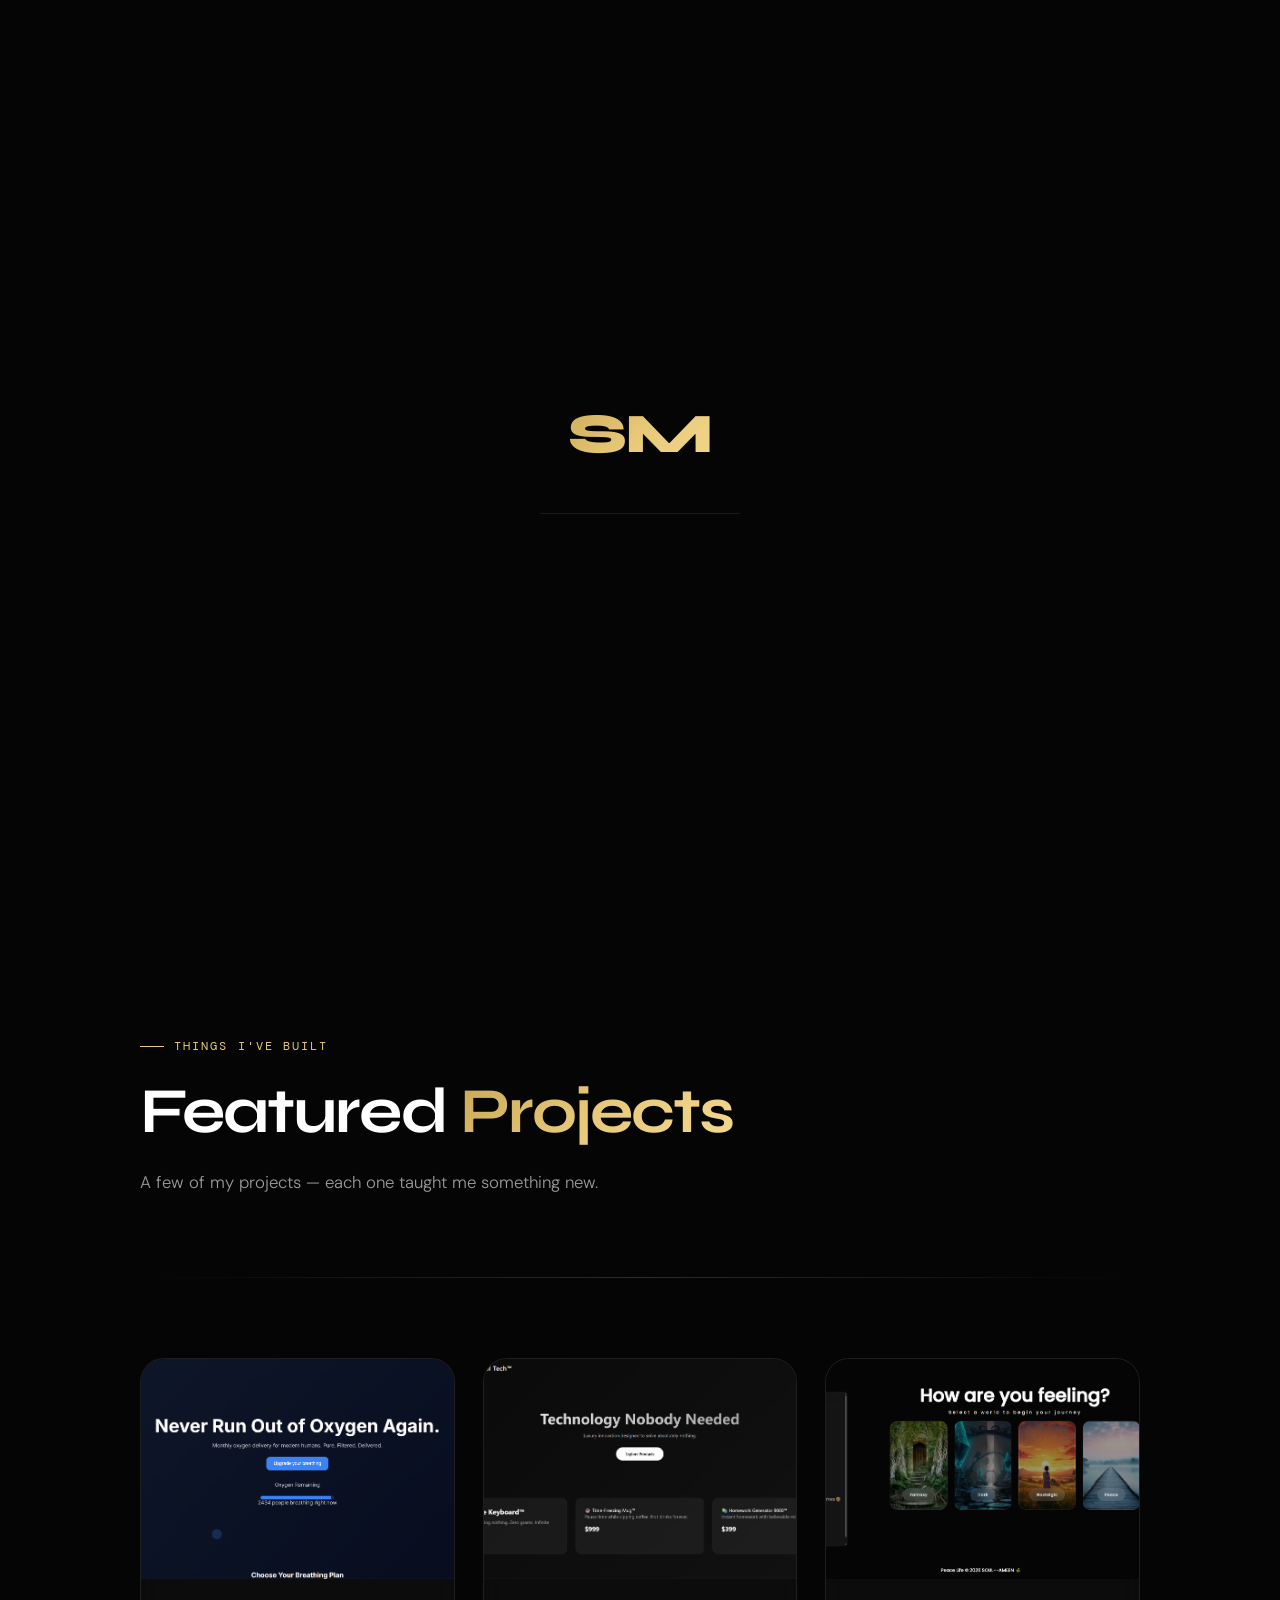
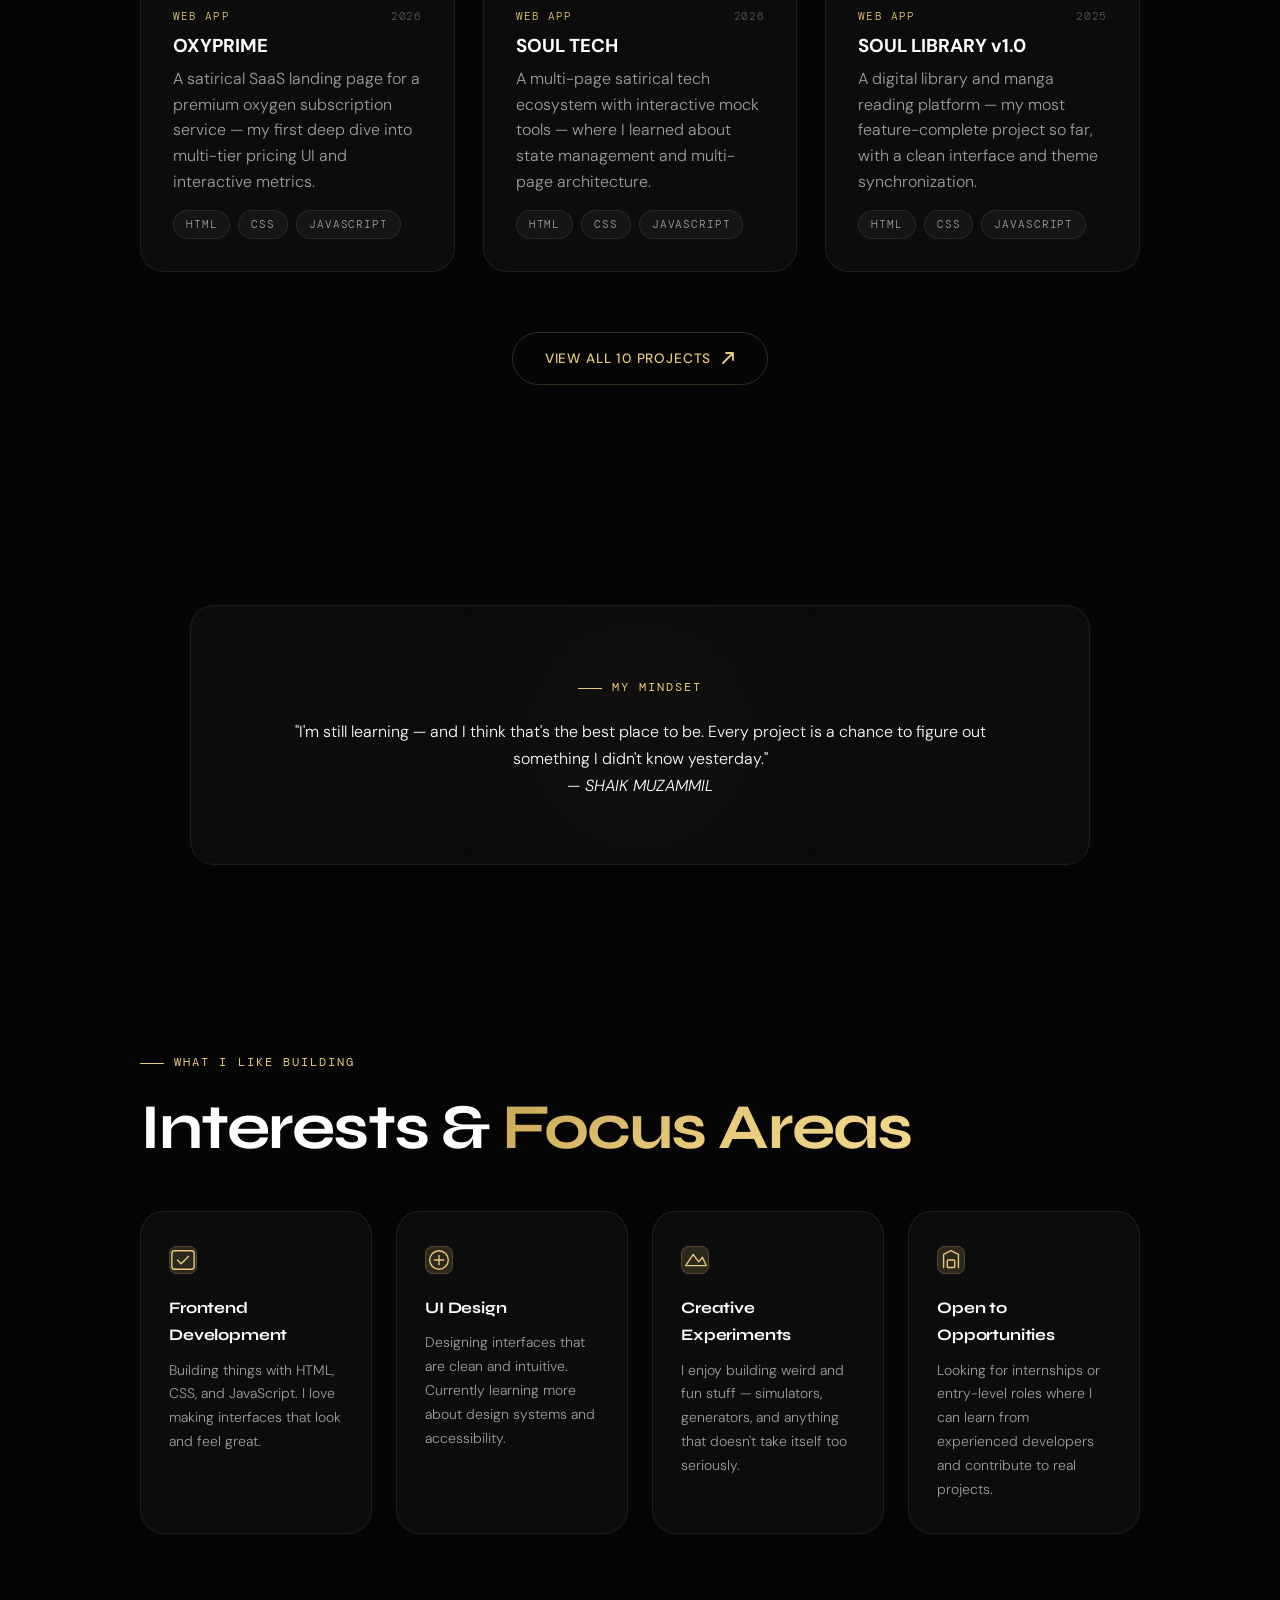
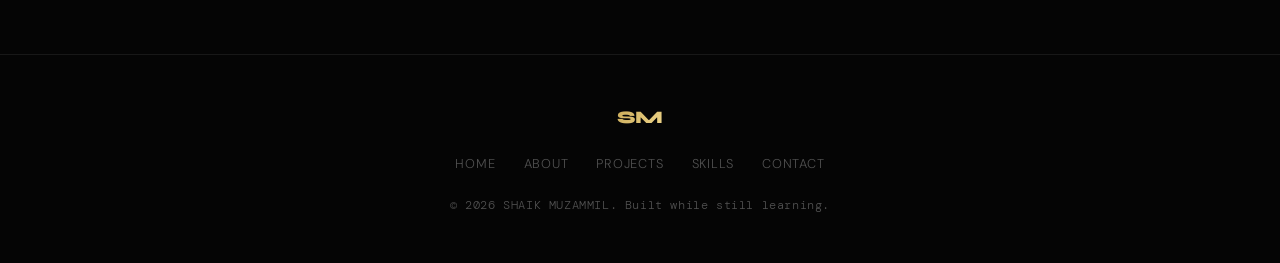
<file: index.html>
<!DOCTYPE html>
<html lang="en">
<head>
  <link rel="icon" type="image/x-icon" href="favicon.png">
  <meta charset="UTF-8" />
  <meta name="viewport" content="width=device-width, initial-scale=1.0" />
  <title>SHAIK MUZAMMIL — Student Developer</title>
  <meta name="description" content="Personal portfolio of SHAIK MUZAMMIL — CS student and frontend developer building cool things on the web." />
  <link rel="stylesheet" href="css/style.css" />
  <link rel="stylesheet" href="css/animations.css" />
  <link rel="stylesheet" href="css/responsive.css" />
</head>
<body>

  <!-- LOADER -->
  <div id="loader">
    <div class="loader-logo">SM</div>
    <div class="loader-bar"></div>
  </div>

  <!-- CUSTOM CURSOR -->
  <div class="cursor"></div>
  <div class="cursor-follower"></div>

  <!-- NAVIGATION -->
  <nav class="nav">
    <a href="index.html" class="nav-logo">SHAIK MUZAMMIL</a>
    <ul class="nav-links">
      <li><a href="index.html" class="active">Home</a></li>
      <li><a href="about.html">About</a></li>
      <li><a href="projects.html">Projects</a></li>
      <li><a href="skills.html">Skills</a></li>
      <li><a href="contact.html">Contact</a></li>
    </ul>
    <a href="contact.html" class="nav-cta">
      <span>Say Hello</span>
      <svg width="12" height="12" viewBox="0 0 12 12" fill="none"><path d="M2 10L10 2M10 2H4M10 2V8" stroke="currentColor" stroke-width="1.5" stroke-linecap="round"/></svg>
    </a>
    <button class="hamburger" aria-label="Menu">
      <span></span><span></span><span></span>
    </button>
  </nav>

  <!-- MOBILE MENU -->
  <div class="mobile-menu">
    <a href="index.html">Home</a>
    <a href="about.html">About</a>
    <a href="projects.html">Projects</a>
    <a href="skills.html">Skills</a>
    <a href="contact.html">Contact</a>
  </div>

  <!-- HERO SECTION -->
  <section class="hero-section">
    <div class="ambient-orb" style="width:600px;height:600px;background:radial-gradient(circle,rgba(232,201,122,0.08),transparent 70%);top:-10%;right:-10%;"></div>
    <div class="ambient-orb" style="width:400px;height:400px;background:radial-gradient(circle,rgba(232,201,122,0.05),transparent 70%);bottom:10%;left:-5%;"></div>

    <div class="container">
      <div class="hero-content">
        <!-- Badge -->
        <div class="hero-badge">
          <span class="badge-dot"></span>
          <span>12th Student &amp; Frontend Dev</span>
        </div>

        <!-- Title -->
        <h1 class="hero-title" style="font-size:clamp(2rem,5vw,3.8rem);letter-spacing:-0.03em;margin-bottom:20px;">
          <span class="text-gold">Hi, I'm Muzammil 👋</span><br/>
          <span style="font-size:0.72em;font-weight:500;opacity:0.75;letter-spacing:0.01em;">I build things for the web</span>
        </h1>

        <!-- Tagline -->
        <p class="hero-tagline">
          A self-taught developer from Guntur, India — learning in public,<br class="br-hide"/>
          building projects, and figuring it all out one commit at a time.
        </p>

        <!-- CTA Buttons -->
        <div class="hero-actions">
          <a href="projects.html" class="btn-primary magnetic">
            <span>See My Projects</span>
            <svg width="14" height="14" viewBox="0 0 14 14" fill="none"><path d="M2 12L12 2M12 2H5M12 2V9" stroke="currentColor" stroke-width="1.8" stroke-linecap="round"/></svg>
          </a>
          <a href="about.html" class="btn-outline magnetic">
            <span>About Me</span>
          </a>
        </div>

        <!-- Stats -->
        <div class="hero-stats">
          <div class="stat-item glass-card">
            <div class="stat-number" data-count="10">
              <span class="stat-value">0</span>
              <span class="stat-suffix">+</span>
            </div>
            <div class="stat-label">Projects Built</div>
          </div>
          <div class="stat-item glass-card">
            <div class="stat-number" data-count="1">
              <span class="stat-value">0</span>
              <span class="stat-suffix">yr</span>
            </div>
            <div class="stat-label">Learning &amp; Building</div>
          </div>
          <div class="stat-item glass-card">
            <div class="stat-number" data-count="5">
              <span class="stat-value">0</span>
              <span class="stat-suffix">+</span>
            </div>
            <div class="stat-label">Technologies Used</div>
          </div>
          <div class="stat-item glass-card">
            <div class="stat-number" data-count="100">
              <span class="stat-value">0</span>
              <span class="stat-suffix">%</span>
            </div>
            <div class="stat-label">Passion &amp; Curiosity</div>
          </div>
        </div>

      </div>

      <!-- Scroll Indicator -->
      <div class="hero-scroll">
        <div class="scroll-line"></div>
        <span>Scroll</span>
      </div>
    </div>
  </section>

  <!-- FEATURED PROJECTS SECTION -->
  <section class="featured-section" style="padding: 120px 0;">
    <div class="container">
      <div class="section-header reveal">
        <div class="section-label">Things I've Built</div>
        <h2 class="section-title">Featured <span class="text-gold">Projects</span></h2>
        <p class="section-subtitle">A few of my projects — each one taught me something new.</p>
      </div>

      <div class="divider"></div>

      <div class="featured-grid">
        <!-- Project 1 -->
        <div class="featured-card glass-card shimmer-card reveal reveal-delay-1">
<div class="project-card-img" style="position:relative;">
  
  <img 
    src="images/oxy.png"
    alt="OXYPRIME Project Preview"
    style="
      width:100%;
      height:220px;
      object-fit:cover;
      border-radius:16px 16px 0 0;
    "
  >

  <div class="project-card-overlay">
              <svg width="60" height="60" viewBox="0 0 60 60" fill="none" opacity="0.3"><rect x="8" y="8" width="44" height="44" rx="8" stroke="#E8C97A" stroke-width="1.5"/><path d="M20 30h20M20 22h12M20 38h16" stroke="#E8C97A" stroke-width="1.5" stroke-linecap="round"/></svg>
            </div>
            <div class="featured-card-overlay">
              <a href="projects.html" class="overlay-link">View Project →</a>
            </div>
          </div>
          <div class="featured-card-body">
            <div class="project-meta">
              <span class="project-category">Web App</span>
              <span class="project-year">2026</span>
            </div>
            <h3 class="project-title">OXYPRIME</h3>
            <p class="project-desc">A satirical SaaS landing page for a premium oxygen subscription service — my first deep dive into multi-tier pricing UI and interactive metrics.</p>
            <div class="tech-tags">
              <span class="tech-tag">HTML</span>
              <span class="tech-tag">CSS</span>
              <span class="tech-tag">JavaScript</span>
            </div>
          </div>
        </div>

        <!-- Project 2 -->
        <div class="featured-card glass-card shimmer-card reveal reveal-delay-2">
<div class="project-card-img" style="position:relative;">
  
  <img 
    src="images/tech.png"
    alt="OXYPRIME Project Preview"
    style="
      width:100%;
      height:220px;
      object-fit:cover;
      border-radius:16px 16px 0 0;
    "
  >

  <div class="project-card-overlay">
              <svg width="60" height="60" viewBox="0 0 60 60" fill="none" opacity="0.3"><circle cx="30" cy="30" r="20" stroke="#E8C97A" stroke-width="1.5"/><path d="M30 10v40M10 30h40" stroke="#E8C97A" stroke-width="1.5"/><circle cx="30" cy="30" r="6" fill="#E8C97A" opacity="0.4"/></svg>
            </div>
            <div class="featured-card-overlay">
              <a href="projects.html" class="overlay-link">View Project →</a>
            </div>
          </div>
          <div class="featured-card-body">
            <div class="project-meta">
              <span class="project-category">Web App</span>
              <span class="project-year">2026</span>
            </div>
            <h3 class="project-title">SOUL TECH</h3>
            <p class="project-desc">A multi-page satirical tech ecosystem with interactive mock tools — where I learned about state management and multi-page architecture.</p>
            <div class="tech-tags">
              <span class="tech-tag">HTML</span>
              <span class="tech-tag">CSS</span>
              <span class="tech-tag">JavaScript</span>
            </div>
          </div>
        </div>

        <!-- Project 3 -->
        <div class="featured-card glass-card shimmer-card reveal reveal-delay-3">
<div class="project-card-img" style="position:relative;">
  
  <img 
    src="images/library v1.png"
    alt="OXYPRIME Project Preview"
    style="
      width:100%;
      height:220px;
      object-fit:cover;
      border-radius:16px 16px 0 0;
    "
  >

  <div class="project-card-overlay">
              <svg width="60" height="60" viewBox="0 0 60 60" fill="none" opacity="0.3"><path d="M10 40L25 20L35 32L42 24L50 40H10Z" stroke="#E8C97A" stroke-width="1.5" stroke-linejoin="round"/><circle cx="42" cy="18" r="5" stroke="#E8C97A" stroke-width="1.5"/></svg>
            </div>
            <div class="featured-card-overlay">
              <a href="projects.html" class="overlay-link">View Project →</a>
            </div>
          </div>
          <div class="featured-card-body">
            <div class="project-meta">
              <span class="project-category">Web App</span>
              <span class="project-year">2025</span>
            </div>
            <h3 class="project-title">SOUL LIBRARY v1.0</h3>
            <p class="project-desc">A digital library and manga reading platform — my most feature-complete project so far, with a clean interface and theme synchronization.</p>
            <div class="tech-tags">
              <span class="tech-tag">HTML</span>
              <span class="tech-tag">CSS</span>
              <span class="tech-tag">JavaScript</span>
            </div>
          </div>
        </div>
      </div>

      <div class="featured-cta reveal" style="text-align:center;margin-top:60px;">
        <a href="projects.html" class="btn-outline">
          <span>View All 10 Projects</span>
          <svg width="14" height="14" viewBox="0 0 14 14" fill="none"><path d="M2 12L12 2M12 2H5M12 2V9" stroke="currentColor" stroke-width="1.8" stroke-linecap="round"/></svg>
        </a>
      </div>
    </div>
  </section>

  <!-- ABOUT STRIP -->
  <section class="philosophy-section" style="padding:100px 0;">
    <div class="container">
      <div class="philosophy-inner glass-card reveal" style="padding:64px;text-align:center;max-width:900px;margin:0 auto;position:relative;overflow:hidden;">
        <div class="ambient-orb" style="width:300px;height:300px;background:radial-gradient(circle,rgba(232,201,122,0.06),transparent 70%);top:50%;left:50%;transform:translate(-50%,-50%);pointer-events:none;"></div>
        <div class="section-label" style="justify-content:center;">My Mindset</div>
        <blockquote class="philosophy-quote">
          "I'm still learning — and I think that's the best place to be. Every project is a chance to figure out something I didn't know yesterday."
        </blockquote>
        <cite class="philosophy-author">— SHAIK MUZAMMIL</cite>
      </div>
    </div>
  </section>

  <!-- WHAT I'M INTO -->
  <section class="services-section" style="padding:80px 0 120px;">
    <div class="container">
      <div class="section-header reveal" style="margin-bottom:48px;">
        <div class="section-label">What I Like Building</div>
        <h2 class="section-title">Interests &amp; <span class="text-gold">Focus Areas</span></h2>
      </div>
      <div class="services-grid">
        <div class="service-card glass-card shimmer-card reveal reveal-delay-1">
          <div class="service-icon">
            <svg width="28" height="28" viewBox="0 0 28 28" fill="none"><rect x="2" y="4" width="24" height="20" rx="3" stroke="currentColor" stroke-width="1.5"/><path d="M8 14l4 4 8-8" stroke="currentColor" stroke-width="1.5" stroke-linecap="round" stroke-linejoin="round"/></svg>
          </div>
          <h3 class="service-title">Frontend Development</h3>
          <p class="service-desc">Building things with HTML, CSS, and JavaScript. I love making interfaces that look and feel great.</p>
        </div>
        <div class="service-card glass-card shimmer-card reveal reveal-delay-2">
          <div class="service-icon">
            <svg width="28" height="28" viewBox="0 0 28 28" fill="none"><circle cx="14" cy="14" r="10" stroke="currentColor" stroke-width="1.5"/><path d="M9 14h10M14 9v10" stroke="currentColor" stroke-width="1.5" stroke-linecap="round"/></svg>
          </div>
          <h3 class="service-title">UI Design</h3>
          <p class="service-desc">Designing interfaces that are clean and intuitive. Currently learning more about design systems and accessibility.</p>
        </div>
        <div class="service-card glass-card shimmer-card reveal reveal-delay-3">
          <div class="service-icon">
            <svg width="28" height="28" viewBox="0 0 28 28" fill="none"><path d="M4 20L12 8l6 8 4-5 4 9H4Z" stroke="currentColor" stroke-width="1.5" stroke-linejoin="round"/></svg>
          </div>
          <h3 class="service-title">Creative Experiments</h3>
          <p class="service-desc">I enjoy building weird and fun stuff — simulators, generators, and anything that doesn't take itself too seriously.</p>
        </div>
        <div class="service-card glass-card shimmer-card reveal reveal-delay-4">
          <div class="service-icon">
            <svg width="28" height="28" viewBox="0 0 28 28" fill="none"><path d="M6 22V8l8-4 8 4v14" stroke="currentColor" stroke-width="1.5" stroke-linecap="round" stroke-linejoin="round"/><rect x="10" y="14" width="8" height="8" rx="1" stroke="currentColor" stroke-width="1.5"/></svg>
          </div>
          <h3 class="service-title">Open to Opportunities</h3>
          <p class="service-desc">Looking for internships or entry-level roles where I can learn from experienced developers and contribute to real projects.</p>
        </div>
      </div>
    </div>
  </section>

  <!-- FOOTER -->
  <footer>
    <div class="container">
      <div class="footer-inner">
        <div class="footer-logo">SM</div>
        <nav class="footer-links">
          <a href="index.html">Home</a>
          <a href="about.html">About</a>
          <a href="projects.html">Projects</a>
          <a href="skills.html">Skills</a>
          <a href="contact.html">Contact</a>
        </nav>
        <p class="footer-copy">© 2026 SHAIK MUZAMMIL. Built while still learning.</p>
      </div>
    </div>
  </footer>

  <!-- BACK TO TOP -->
  <button class="back-to-top" aria-label="Back to top">↑</button>

  <!-- PAGE TRANSITION OVERLAY -->
  <div class="page-transition-overlay"></div>

  <script src="js/main.js"></script>
  <script src="js/navigation.js"></script>
  <script src="js/animations.js"></script>
</body>
</html>
</file>
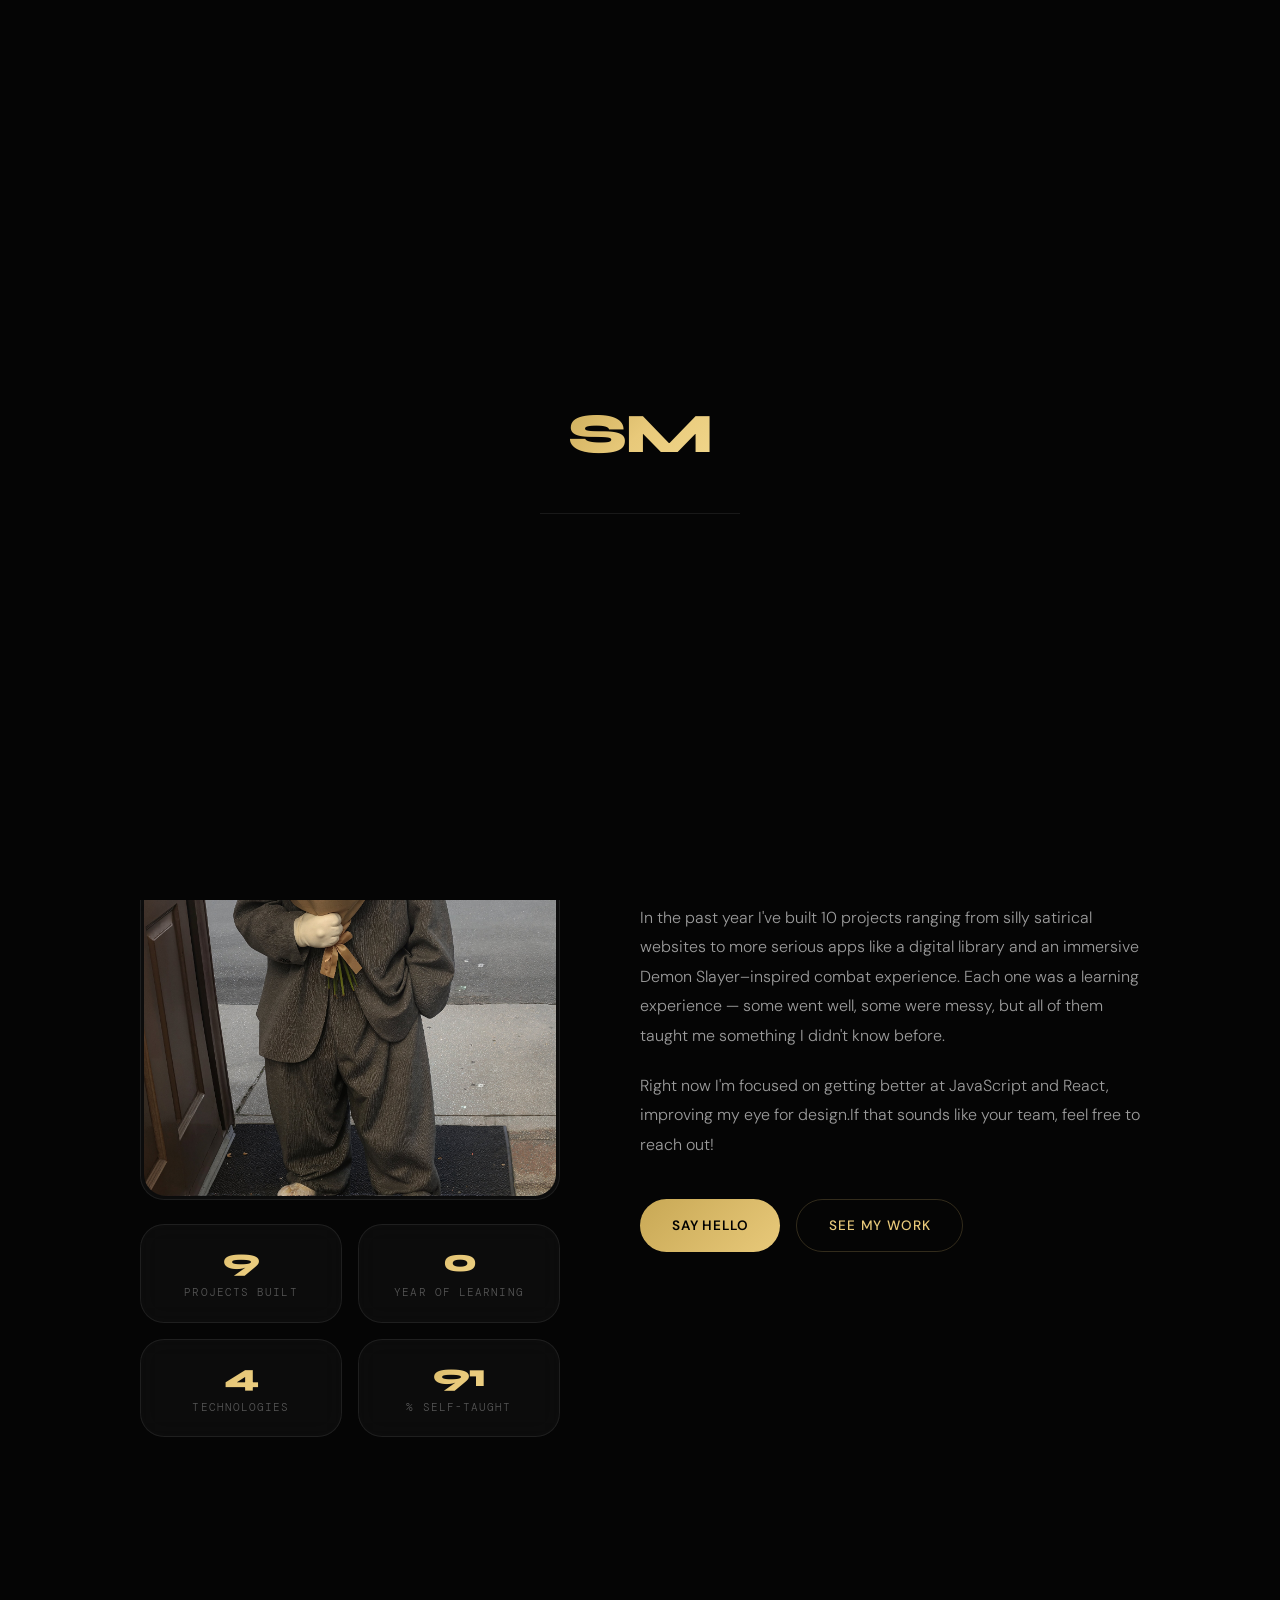
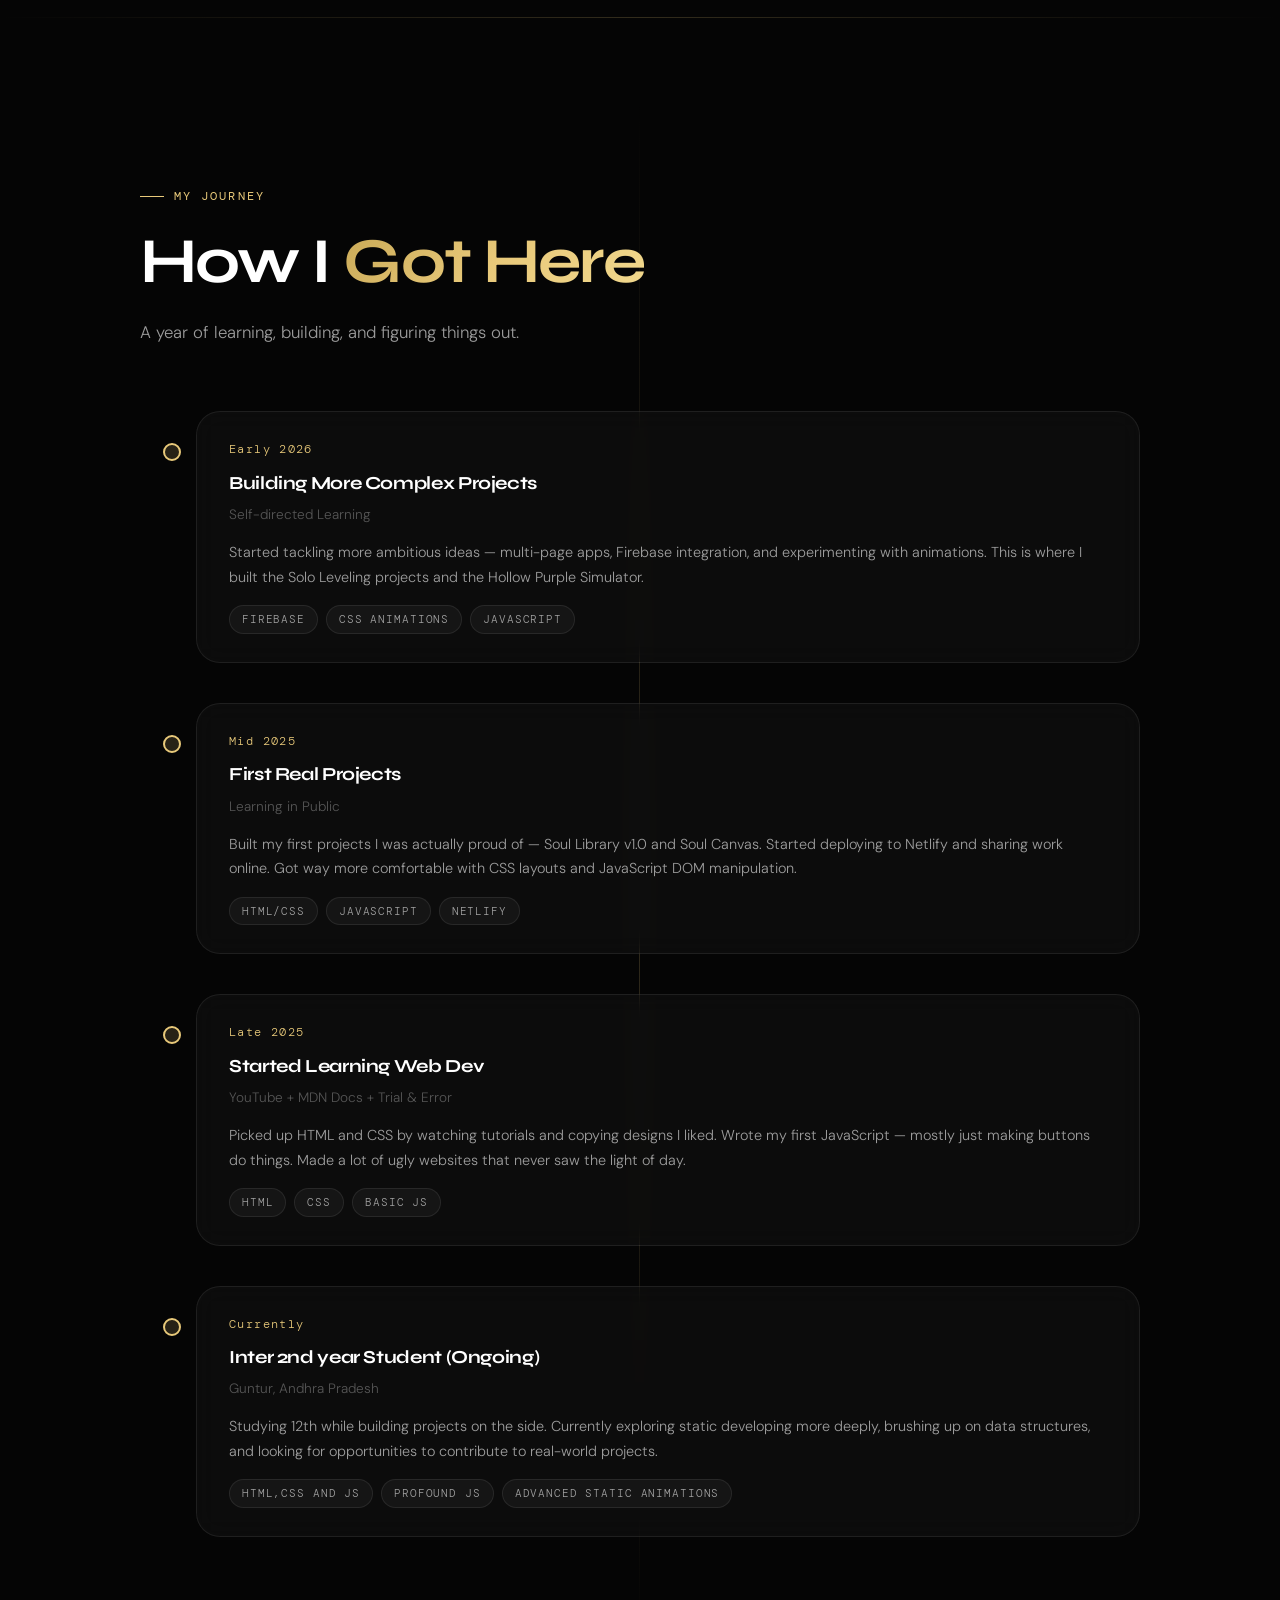
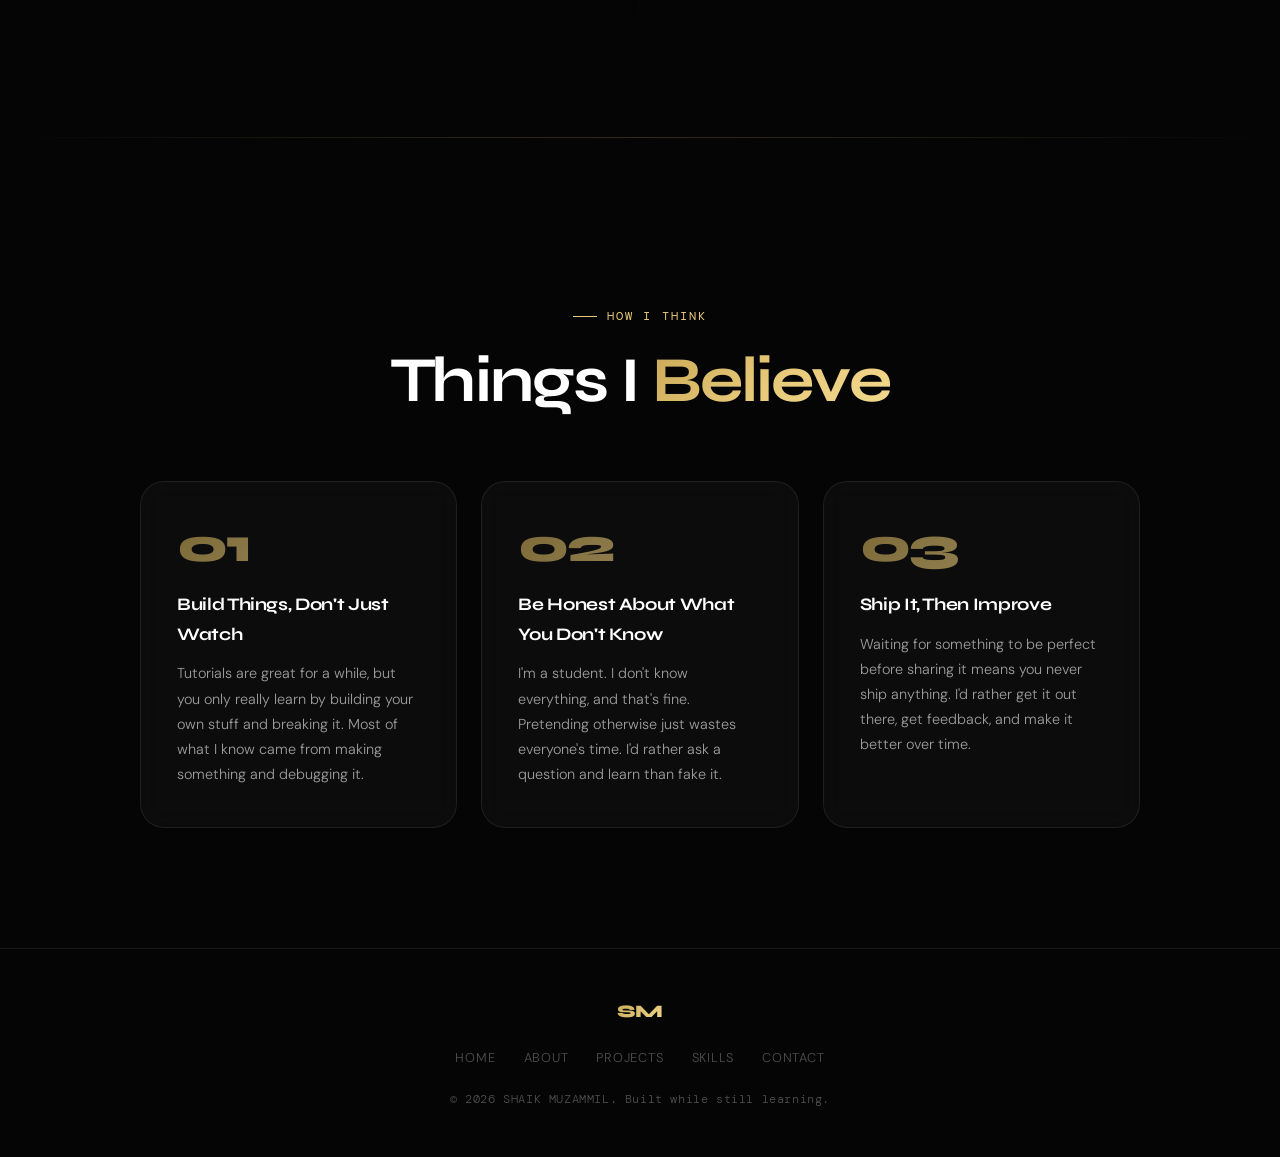
<file: about.html>
<!DOCTYPE html>
<html lang="en">
<head>
  <link rel="icon" type="image/x-icon" href="favicon.png">
  <meta charset="UTF-8" />
  <meta name="viewport" content="width=device-width, initial-scale=1.0" />
  <title>About — SHAIK MUZAMMIL</title>
  <meta name="description" content="A bit about me — SHAIK MUZAMMIL, CS student and frontend developer from Guntur, India." />
  <link rel="stylesheet" href="css/style.css" />
  <link rel="stylesheet" href="css/animations.css" />
  <link rel="stylesheet" href="css/responsive.css" />
</head>
<body>

  <!-- LOADER -->
  <div id="loader">
    <div class="loader-logo">SM</div>
    <div class="loader-bar"></div>
  </div>

  <!-- CUSTOM CURSOR -->
  <div class="cursor"></div>
  <div class="cursor-follower"></div>

  <!-- NAVIGATION -->
  <nav class="nav">
    <a href="index.html" class="nav-logo">SHAIK MUZAMMIL</a>
    <ul class="nav-links">
      <li><a href="index.html">Home</a></li>
      <li><a href="about.html" class="active">About</a></li>
      <li><a href="projects.html">Projects</a></li>
      <li><a href="skills.html">Skills</a></li>
      <li><a href="contact.html">Contact</a></li>
    </ul>
    <a href="contact.html" class="nav-cta">
      <span>Say Hello</span>
      <svg width="12" height="12" viewBox="0 0 12 12" fill="none"><path d="M2 10L10 2M10 2H4M10 2V8" stroke="currentColor" stroke-width="1.5" stroke-linecap="round"/></svg>
    </a>
    <button class="hamburger" aria-label="Menu">
      <span></span><span></span><span></span>
    </button>
  </nav>

  <!-- MOBILE MENU -->
  <div class="mobile-menu">
    <a href="index.html">Home</a>
    <a href="about.html">About</a>
    <a href="projects.html">Projects</a>
    <a href="skills.html">Skills</a>
    <a href="contact.html">Contact</a>
  </div>

  <!-- PAGE HERO -->
  <section class="page-hero" style="position:relative;overflow:hidden;">
    <div class="ambient-orb" style="width:500px;height:500px;background:radial-gradient(circle,rgba(232,201,122,0.07),transparent 70%);top:-20%;right:-10%;"></div>
    <div class="container">
      <div class="section-label" style="justify-content:center;">A bit about me</div>
      <h1 class="section-title" style="font-size:clamp(3rem,7vw,5.5rem);text-align:center;">Just a student<br/>who loves <span class="text-gold">building</span></h1>
      <p class="section-subtitle" style="margin:0 auto;text-align:center;">Self-taught developer from Guntur, Andhra Pradesh, India.</p>
    </div>
  </section>

  <div class="divider" style="margin:0;"></div>

  <!-- ABOUT GRID -->
  <section class="about-section" style="padding:100px 0;">
    <div class="container">
      <div class="about-grid">
        <!-- Visual / Avatar -->
        <div class="about-visual reveal">
          <div class="avatar-frame glass-card shimmer-card" style="padding:3px;border-radius:24px;max-width:420px;">
            <div style="border-radius:22px;aspect-ratio:3/4;overflow:hidden;">
              <img src="images/me.jpg" alt="Shaik Muzammil" style="width:100%;height:100%;object-fit:cover;display:block;" />
            </div>
          </div>
          <!-- About stats -->
          <div class="about-stats">
            <div class="about-stat-card glass-card">
              <div class="about-stat-num text-gold" data-count="10">0</div>
              <div class="about-stat-label">Projects Built</div>
            </div>
            <div class="about-stat-card glass-card">
              <div class="about-stat-num text-gold" data-count="1">0</div>
              <div class="about-stat-label">Year of Learning</div>
            </div>
            <div class="about-stat-card glass-card">
              <div class="about-stat-num text-gold" data-count="5">0</div>
              <div class="about-stat-label">Technologies</div>
            </div>
            <div class="about-stat-card glass-card">
              <div class="about-stat-num text-gold" data-count="100">0</div>
              <div class="about-stat-label">% Self-Taught</div>
            </div>
          </div>
        </div>

        <!-- Bio Text -->
        <div class="about-text reveal reveal-delay-2">
          <div class="section-label">Who I am</div>
          <h2 class="section-title" style="font-size:clamp(2rem,4vw,3rem);">Learning by <span class="text-gold">doing</span>.</h2>
          <div class="bio-paragraphs">
            <p>Hey! I'm Shaik Muzammil — a student developer from Guntur, India who got into coding about a year ago and hasn't looked back since. I mostly self-taught myself through YouTube, documentation, and just breaking things and figuring out how to fix them.</p>
            <p>In the past year I've built 10 projects ranging from silly satirical websites to more serious apps like a digital library and an immersive Demon Slayer–inspired combat experience. Each one was a learning experience — some went well, some were messy, but all of them taught me something I didn't know before.</p>
            <p>Right now I'm focused on getting better at JavaScript and React, improving my eye for design.If that sounds like your team, feel free to reach out!</p>
          </div>
          <div style="display:flex;gap:16px;margin-top:40px;flex-wrap:wrap;">
            <a href="contact.html" class="btn-primary magnetic">
              <span>Say Hello</span>
            </a>
            <a href="projects.html" class="btn-outline magnetic">
              <span>See My Work</span>
            </a>
          </div>
        </div>
      </div>
    </div>
  </section>

  <div class="divider"></div>

  <!-- JOURNEY SECTION -->
  <section class="timeline-section" style="padding:80px 0 120px;">
    <div class="container">
      <div class="section-header reveal" style="margin-bottom:64px;">
        <div class="section-label">My Journey</div>
        <h2 class="section-title">How I <span class="text-gold">Got Here</span></h2>
        <p class="section-subtitle">A year of learning, building, and figuring things out.</p>
      </div>

      <div class="timeline-line"></div>
      <div class="timeline-list">
        <div class="timeline-item">
          <div class="timeline-dot"></div>
          <div class="timeline-content glass-card shimmer-card">
            <div class="timeline-year">Early 2026</div>
            <h3 class="timeline-role">Building More Complex Projects</h3>
            <div class="timeline-company">Self-directed Learning</div>
            <p class="timeline-desc">Started tackling more ambitious ideas — multi-page apps, Firebase integration, and experimenting with animations. This is where I built the Solo Leveling projects and the Hollow Purple Simulator.</p>
            <div class="tech-tags">
              <span class="tech-tag">Firebase</span>
              <span class="tech-tag">CSS Animations</span>
              <span class="tech-tag">JavaScript</span>
            </div>
          </div>
        </div>

        <div class="timeline-item">
          <div class="timeline-dot"></div>
          <div class="timeline-content glass-card shimmer-card">
            <div class="timeline-year">Mid 2025</div>
            <h3 class="timeline-role">First Real Projects</h3>
            <div class="timeline-company">Learning in Public</div>
            <p class="timeline-desc">Built my first projects I was actually proud of — Soul Library v1.0 and Soul Canvas. Started deploying to Netlify and sharing work online. Got way more comfortable with CSS layouts and JavaScript DOM manipulation.</p>
            <div class="tech-tags">
              <span class="tech-tag">HTML/CSS</span>
              <span class="tech-tag">JavaScript</span>
              <span class="tech-tag">Netlify</span>
            </div>
          </div>
        </div>

        <div class="timeline-item">
          <div class="timeline-dot"></div>
          <div class="timeline-content glass-card shimmer-card">
            <div class="timeline-year">Late 2025</div>
            <h3 class="timeline-role">Started Learning Web Dev</h3>
            <div class="timeline-company">YouTube + MDN Docs + Trial &amp; Error</div>
            <p class="timeline-desc">Picked up HTML and CSS by watching tutorials and copying designs I liked. Wrote my first JavaScript — mostly just making buttons do things. Made a lot of ugly websites that never saw the light of day.</p>
            <div class="tech-tags">
              <span class="tech-tag">HTML</span>
              <span class="tech-tag">CSS</span>
              <span class="tech-tag">Basic JS</span>
            </div>
          </div>
        </div>

        <div class="timeline-item">
          <div class="timeline-dot"></div>
          <div class="timeline-content glass-card shimmer-card">
            <div class="timeline-year">Currently</div>
            <h3 class="timeline-role">Inter 2nd year Student (Ongoing)</h3>
            <div class="timeline-company">Guntur, Andhra Pradesh</div>
            <p class="timeline-desc">Studying 12th while building projects on the side. Currently exploring static developing more deeply, brushing up on data structures, and looking for opportunities to contribute to real-world projects.</p>
            <div class="tech-tags">
              <span class="tech-tag">HTML,CSS and JS</span>
              <span class="tech-tag">Profound JS</span>
              <span class="tech-tag">Advanced Static animations</span>
            </div>
          </div>
        </div>
      </div>
    </div>
  </section>

  <div class="divider"></div>

  <!-- VALUES SECTION -->
  <section class="about-philosophy" style="padding:80px 0 120px;">
    <div class="container">
      <div class="section-header reveal" style="text-align:center;margin-bottom:64px;">
        <div class="section-label" style="justify-content:center;">How I Think</div>
        <h2 class="section-title">Things I <span class="text-gold">Believe</span></h2>
      </div>
      <div class="values-grid">
        <div class="value-card glass-card shimmer-card reveal reveal-delay-1">
          <div class="value-number text-gold">01</div>
          <h3 class="value-title">Build Things, Don't Just Watch</h3>
          <p class="value-desc">Tutorials are great for a while, but you only really learn by building your own stuff and breaking it. Most of what I know came from making something and debugging it.</p>
        </div>
        <div class="value-card glass-card shimmer-card reveal reveal-delay-2">
          <div class="value-number text-gold">02</div>
          <h3 class="value-title">Be Honest About What You Don't Know</h3>
          <p class="value-desc">I'm a student. I don't know everything, and that's fine. Pretending otherwise just wastes everyone's time. I'd rather ask a question and learn than fake it.</p>
        </div>
        <div class="value-card glass-card shimmer-card reveal reveal-delay-3">
          <div class="value-number text-gold">03</div>
          <h3 class="value-title">Ship It, Then Improve</h3>
          <p class="value-desc">Waiting for something to be perfect before sharing it means you never ship anything. I'd rather get it out there, get feedback, and make it better over time.</p>
        </div>
      </div>
    </div>
  </section>

  <!-- FOOTER -->
  <footer>
    <div class="container">
      <div class="footer-inner">
        <div class="footer-logo">SM</div>
        <nav class="footer-links">
          <a href="index.html">Home</a>
          <a href="about.html">About</a>
          <a href="projects.html">Projects</a>
          <a href="skills.html">Skills</a>
          <a href="contact.html">Contact</a>
        </nav>
        <p class="footer-copy">© 2026 SHAIK MUZAMMIL. Built while still learning.</p>
      </div>
    </div>
  </footer>

  <!-- BACK TO TOP -->
  <button class="back-to-top" aria-label="Back to top">↑</button>
  <div class="page-transition-overlay"></div>

  <script src="js/main.js"></script>
  <script src="js/navigation.js"></script>
  <script src="js/animations.js"></script>
</body>
</html>
</file>
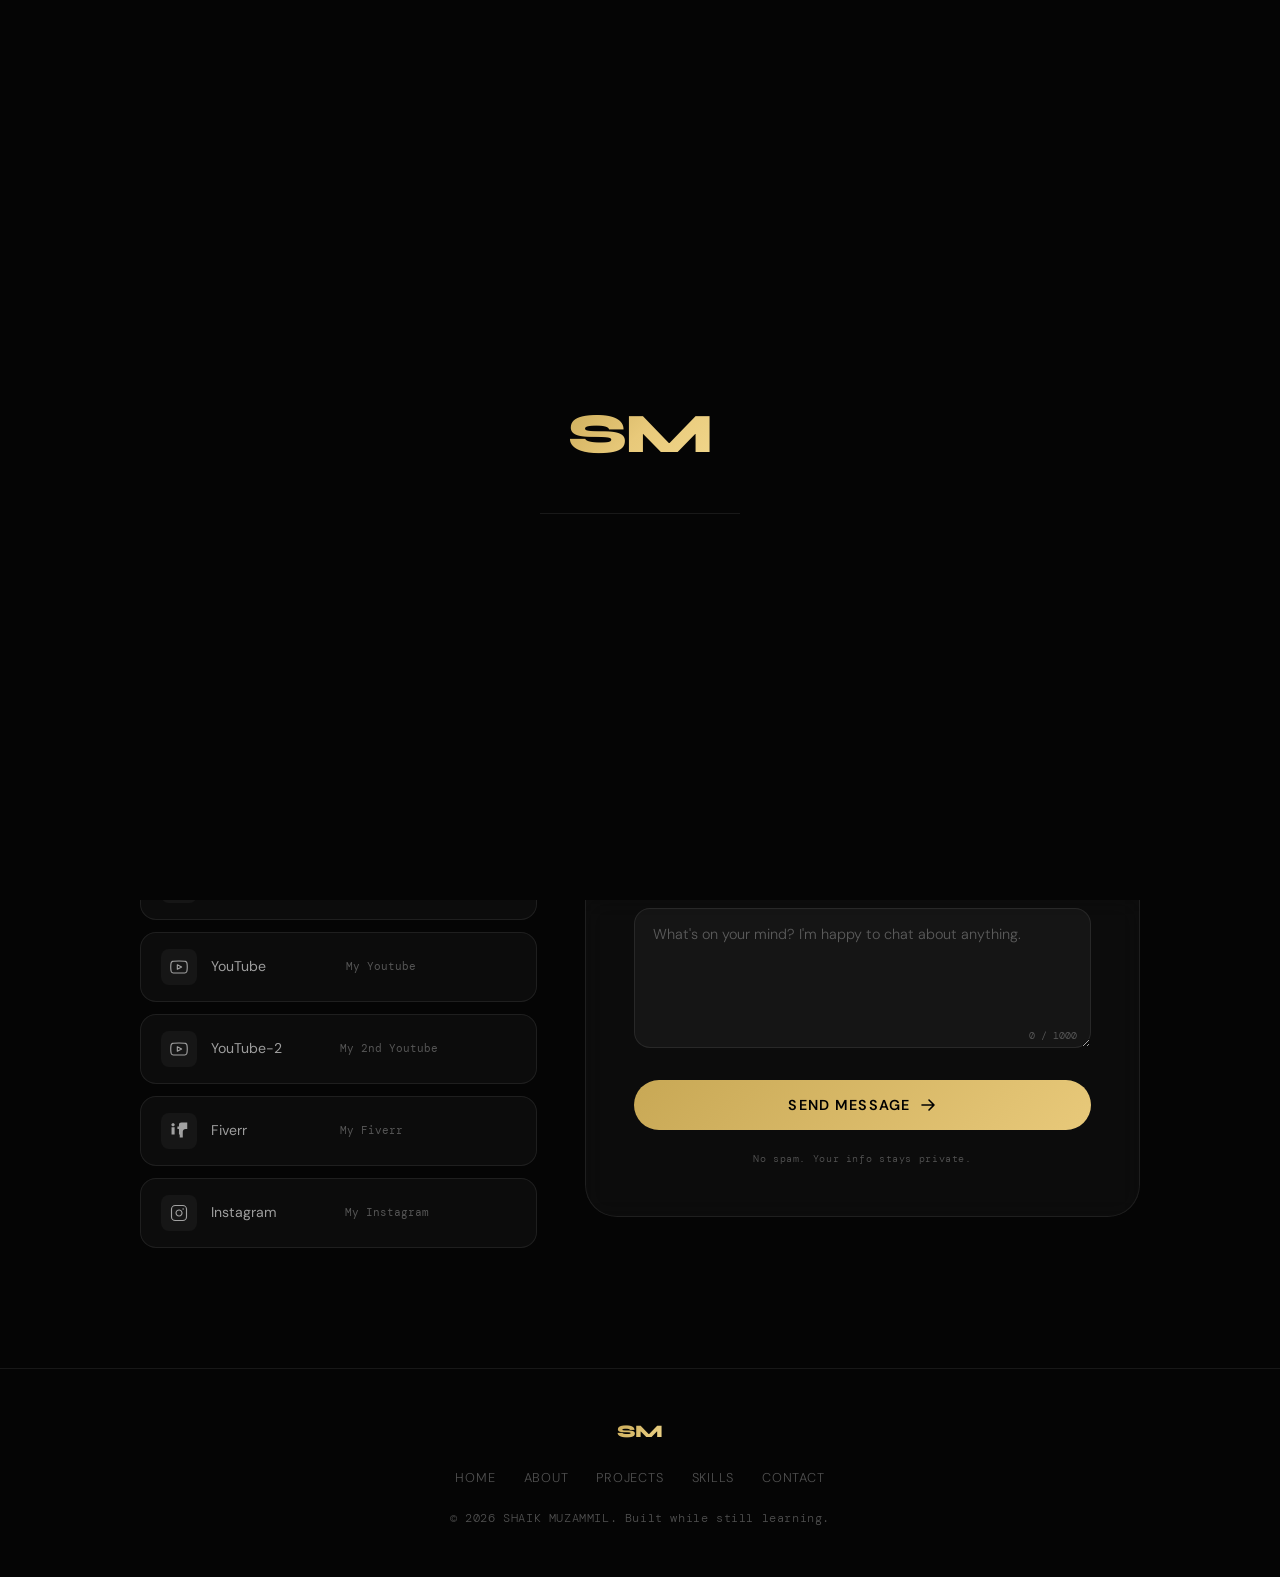
<file: contact.html>
<!DOCTYPE html>
<html lang="en">
<head>
  <link rel="icon" type="image/x-icon" href="favicon.png">
  <meta charset="UTF-8" />
  <meta name="viewport" content="width=device-width, initial-scale=1.0" />
  <title>Contact — SHAIK MUZAMMIL</title>
  <meta name="description" content="Get in touch with Shaik Muzammil — student developer from Guntur, India." />
  <link rel="stylesheet" href="css/style.css" />
  <link rel="stylesheet" href="css/animations.css" />
  <link rel="stylesheet" href="css/responsive.css" />
  <style>
    .contact-grid {
      display: grid;
      grid-template-columns: 1fr 1.4fr;
      gap: 48px;
      align-items: start;
    }

    .contact-info { position: sticky; top: calc(var(--nav-height) + 32px); }

    .contact-email-block {
      padding: 32px;
      border-radius: var(--radius-lg);
      margin-bottom: 24px;
    }

    .contact-email-label {
      font-family: var(--font-mono);
      font-size: 0.68rem;
      color: var(--white-30);
      letter-spacing: 0.14em;
      text-transform: uppercase;
      margin-bottom: 10px;
    }

    .contact-email-addr {
      font-family: var(--font-display);
      font-size: clamp(1rem, 2vw, 1.25rem);
      font-weight: 600;
      letter-spacing: -0.02em;
      color: var(--gold);
      word-break: break-all;
      transition: var(--transition);
      display: inline-block;
    }

    .contact-email-addr:hover { opacity: 0.8; }

    .availability-badge {
      display: inline-flex;
      align-items: center;
      gap: 8px;
      padding: 8px 16px;
      background: rgba(72, 199, 116, 0.1);
      border: 1px solid rgba(72, 199, 116, 0.25);
      border-radius: 100px;
      font-family: var(--font-mono);
      font-size: 0.7rem;
      color: #48C774;
      letter-spacing: 0.1em;
      text-transform: uppercase;
      margin-bottom: 32px;
    }

    .avail-dot {
      width: 7px;
      height: 7px;
      border-radius: 50%;
      background: #48C774;
      animation: glowPulse 2s ease infinite;
    }

    .social-links {
      display: flex;
      flex-direction: column;
      gap: 12px;
    }

    .social-link {
      display: flex;
      align-items: center;
      gap: 14px;
      padding: 16px 20px;
      border-radius: var(--radius-md);
      color: var(--white-60);
      font-size: 0.88rem;
      font-weight: 400;
      border: 1px solid var(--glass-border);
      background: var(--glass-bg);
      transition: var(--transition);
    }

    .social-link:hover {
      color: var(--gold);
      border-color: var(--glass-border-gold);
      transform: translateX(6px);
      box-shadow: 0 4px 20px rgba(232,201,122,0.08);
    }

    .social-link-icon {
      width: 36px;
      height: 36px;
      display: flex;
      align-items: center;
      justify-content: center;
      background: var(--white-5);
      border-radius: var(--radius-sm);
      flex-shrink: 0;
      transition: var(--transition);
    }

    .social-link:hover .social-link-icon { background: var(--gold-dim); }

    .social-link-arrow {
      margin-left: auto;
      opacity: 0;
      transform: translateX(-4px);
      transition: var(--transition);
      color: var(--gold);
    }

    .social-link:hover .social-link-arrow { opacity: 1; transform: translateX(0); }

    .contact-form-wrap { padding: 48px; border-radius: var(--radius-xl); }

    .form-row {
      display: grid;
      grid-template-columns: 1fr 1fr;
      gap: 20px;
    }

    .form-group {
      position: relative;
      margin-bottom: 24px;
    }

    .form-group label {
      display: block;
      font-family: var(--font-mono);
      font-size: 0.68rem;
      color: var(--white-30);
      letter-spacing: 0.14em;
      text-transform: uppercase;
      margin-bottom: 8px;
      transition: var(--transition);
    }

    .form-group:focus-within label { color: var(--gold); }

    .form-group input,
    .form-group textarea,
    .form-group select {
      width: 100%;
      padding: 14px 18px;
      background: var(--white-5);
      border: 1px solid var(--glass-border);
      border-radius: var(--radius-md);
      color: var(--white);
      font-family: var(--font-body);
      font-size: 0.9rem;
      font-weight: 300;
      line-height: 1.6;
      transition: var(--transition);
      -webkit-appearance: none;
      appearance: none;
    }

    .form-group input::placeholder,
    .form-group textarea::placeholder { color: var(--white-30); }

    .form-group input:focus,
    .form-group textarea:focus,
    .form-group select:focus {
      outline: none;
      border-color: rgba(232,201,122,0.4);
      background: rgba(232,201,122,0.03);
      box-shadow: 0 0 0 3px rgba(232,201,122,0.06);
    }

    .form-group textarea {
      resize: vertical;
      min-height: 140px;
    }

    .form-group select {
      background-image: url("data:image/svg+xml,%3Csvg width='12' height='8' viewBox='0 0 12 8' fill='none' xmlns='http://www.w3.org/2000/svg'%3E%3Cpath d='M1 1l5 5 5-5' stroke='%23E8C97A' stroke-width='1.5' stroke-linecap='round'/%3E%3C/svg%3E");
      background-repeat: no-repeat;
      background-position: right 16px center;
      padding-right: 40px;
      cursor: none;
    }

    .form-group select option { background: #111; color: var(--white); }

    .btn-submit {
      width: 100%;
      padding: 16px 32px;
      background: linear-gradient(135deg, var(--gold-dark), var(--gold));
      border: none;
      border-radius: 100px;
      color: #000;
      font-family: var(--font-body);
      font-size: 0.9rem;
      font-weight: 600;
      letter-spacing: 0.08em;
      text-transform: uppercase;
      cursor: none;
      transition: var(--transition);
      position: relative;
      overflow: hidden;
      display: flex;
      align-items: center;
      justify-content: center;
      gap: 10px;
    }

    .btn-submit::before {
      content: '';
      position: absolute;
      inset: 0;
      background: linear-gradient(135deg, var(--gold), var(--gold-light));
      opacity: 0;
      transition: var(--transition);
    }

    .btn-submit:hover:not(:disabled) { transform: translateY(-2px); box-shadow: 0 12px 32px rgba(232,201,122,0.35); }
    .btn-submit:hover:not(:disabled)::before { opacity: 1; }
    .btn-submit span { position: relative; z-index: 1; }
    .btn-submit:disabled { opacity: 0.7; cursor: not-allowed; }

    .char-counter {
      position: absolute;
      bottom: 12px;
      right: 14px;
      font-family: var(--font-mono);
      font-size: 0.65rem;
      color: var(--white-30);
      pointer-events: none;
    }

    .contact-meta {
      display: grid;
      grid-template-columns: repeat(3, 1fr);
      gap: 1px;
      background: var(--glass-border);
      border-radius: var(--radius-md);
      overflow: hidden;
      margin-bottom: 40px;
    }

    .contact-meta-item { padding: 20px; background: var(--bg-secondary); text-align: center; }

    .contact-meta-value {
      font-family: var(--font-display);
      font-size: 1rem;
      font-weight: 700;
      color: var(--gold);
      margin-bottom: 4px;
      letter-spacing: -0.01em;
    }

    .contact-meta-key {
      font-family: var(--font-mono);
      font-size: 0.62rem;
      color: var(--white-30);
      letter-spacing: 0.1em;
      text-transform: uppercase;
    }

    .form-success { display: none; text-align: center; padding: 48px 32px; }
    .form-success.show { display: block; }

    .success-icon {
      width: 64px;
      height: 64px;
      background: rgba(72,199,116,0.1);
      border: 1px solid rgba(72,199,116,0.25);
      border-radius: 50%;
      display: flex;
      align-items: center;
      justify-content: center;
      margin: 0 auto 24px;
      color: #48C774;
    }

    @media (max-width: 1024px) {
      .contact-grid { grid-template-columns: 1fr; }
      .contact-info { position: static; }
    }
    @media (max-width: 600px) {
      .form-row { grid-template-columns: 1fr; }
      .contact-form-wrap { padding: 28px 20px; }
      .contact-meta { grid-template-columns: 1fr; }
    }
  </style>
</head>
<body>

  <div id="loader">
    <div class="loader-logo">SM</div>
    <div class="loader-bar"></div>
  </div>

  <div class="cursor"></div>
  <div class="cursor-follower"></div>

  <nav class="nav">
    <a href="index.html" class="nav-logo">SHAIK MUZAMMIL</a>
    <ul class="nav-links">
      <li><a href="index.html">Home</a></li>
      <li><a href="about.html">About</a></li>
      <li><a href="projects.html">Projects</a></li>
      <li><a href="skills.html">Skills</a></li>
      <li><a href="contact.html" class="active">Contact</a></li>
    </ul>
    <a href="contact.html" class="nav-cta">
      <span>Say Hello</span>
      <svg width="12" height="12" viewBox="0 0 12 12" fill="none"><path d="M2 10L10 2M10 2H4M10 2V8" stroke="currentColor" stroke-width="1.5" stroke-linecap="round"/></svg>
    </a>
    <button class="hamburger" aria-label="Menu">
      <span></span><span></span><span></span>
    </button>
  </nav>

  <div class="mobile-menu">
    <a href="index.html">Home</a>
    <a href="about.html">About</a>
    <a href="projects.html">Projects</a>
    <a href="skills.html">Skills</a>
    <a href="contact.html">Contact</a>
  </div>

  <!-- PAGE HERO -->
  <section class="page-hero" style="position:relative;overflow:hidden;text-align:center;">
    <div class="ambient-orb" style="width:700px;height:700px;background:radial-gradient(circle,rgba(232,201,122,0.06),transparent 70%);top:-30%;left:50%;transform:translateX(-50%);"></div>
    <div class="container">
      <div class="availability-badge" style="margin:0 auto 24px;">
        <div class="avail-dot"></div>
        Open for collaborations
      </div>
      <div class="section-label" style="justify-content:center;">Get In Touch</div>
      <h1 class="section-title" style="font-size:clamp(3rem,7vw,5.5rem);">Let's <span class="text-gold">Connect</span></h1>
      <p class="section-subtitle" style="margin:0 auto;text-align:center;">Whether you want to collaborate, give feedback on my work, or just say hi.</p>
    </div>
  </section>

  <div class="divider" style="margin:0 0 80px;"></div>

  <!-- CONTACT CONTENT -->
  <section style="padding:0 0 120px;">
    <div class="container">
      <div class="contact-grid">

        <!-- LEFT: Info -->
        <div class="contact-info reveal">

          <div class="contact-meta">
            <div class="contact-meta-item">
              <div class="contact-meta-value">24–48h</div>
              <div class="contact-meta-key">Response Time</div>
            </div>
            <div class="contact-meta-item">
              <div class="contact-meta-value">IST</div>
              <div class="contact-meta-key">Timezone</div>
            </div>
            <div class="contact-meta-item">
              <div class="contact-meta-value">India</div>
              <div class="contact-meta-key">Location</div>
            </div>
          </div>

          <div class="contact-email-block glass-card">
            <div class="contact-email-label">Email me directly</div>
            <a href="mailto:shaikameen1888@gmail.com" class="contact-email-addr">shaikameen1888@gmail.com</a>
          </div>

          <div class="social-links">
            <a href="https://github.com/fadingsanctum" class="social-link" target="_blank" rel="noopener">
              <div class="social-link-icon">
                <svg width="18" height="18" viewBox="0 0 24 24" fill="none"><path d="M9 19c-5 1.5-5-2.5-7-3m14 6v-3.87a3.37 3.37 0 0 0-.94-2.61c3.14-.35 6.44-1.54 6.44-7A5.44 5.44 0 0 0 20 4.77 5.07 5.07 0 0 0 19.91 1S18.73.65 16 2.48a13.38 13.38 0 0 0-7 0C6.27.65 5.09 1 5.09 1A5.07 5.07 0 0 0 5 4.77a5.44 5.44 0 0 0-1.5 3.78c0 5.42 3.3 6.61 6.44 7A3.37 3.37 0 0 0 9 18.13V22" stroke="currentColor" stroke-width="1.5" stroke-linecap="round" stroke-linejoin="round"/></svg>
              </div>
              <span>GitHub</span>
              <span style="font-family:var(--font-mono);font-size:0.7rem;color:var(--white-30);margin-left:auto;margin-right:8px;">My Github</span>
              <div class="social-link-arrow">→</div>
            </a>
            <a href="https://youtube.com/@soul_lifestyle0900?si=8UN2yScoJnTYmyo4" class="social-link" target="_blank" rel="noopener">
              <div class="social-link-icon">
                <svg width="18" height="18" viewBox="0 0 24 24" fill="none"><path d="M22.54 6.42a2.78 2.78 0 0 0-1.95-1.96C18.88 4 12 4 12 4s-6.88 0-8.59.46A2.78 2.78 0 0 0 1.46 6.42 29 29 0 0 0 1 12a29 29 0 0 0 .46 5.58A2.78 2.78 0 0 0 3.41 19.6C5.12 20 12 20 12 20s6.88 0 8.59-.4a2.78 2.78 0 0 0 1.95-1.97A29 29 0 0 0 23 12a29 29 0 0 0-.46-5.58z" stroke="currentColor" stroke-width="1.5" stroke-linecap="round" stroke-linejoin="round"/><polygon points="9.75 15.02 15.5 12 9.75 8.98 9.75 15.02" stroke="currentColor" stroke-width="1.5" stroke-linecap="round" stroke-linejoin="round"/></svg>
              </div>
              <span>YouTube</span>
              <span style="font-family:var(--font-mono);font-size:0.7rem;color:var(--white-30);margin-left:auto;margin-right:8px;">My Youtube</span>
              <div class="social-link-arrow">→</div>
            </a>
            <a href="https://youtube.com/@lumaeditz0?si=toRa9nSGyKmAnlpv" class="social-link" target="_blank" rel="noopener">
              <div class="social-link-icon">
                <svg width="18" height="18" viewBox="0 0 24 24" fill="none"><path d="M22.54 6.42a2.78 2.78 0 0 0-1.95-1.96C18.88 4 12 4 12 4s-6.88 0-8.59.46A2.78 2.78 0 0 0 1.46 6.42 29 29 0 0 0 1 12a29 29 0 0 0 .46 5.58A2.78 2.78 0 0 0 3.41 19.6C5.12 20 12 20 12 20s6.88 0 8.59-.4a2.78 2.78 0 0 0 1.95-1.97A29 29 0 0 0 23 12a29 29 0 0 0-.46-5.58z" stroke="currentColor" stroke-width="1.5" stroke-linecap="round" stroke-linejoin="round"/><polygon points="9.75 15.02 15.5 12 9.75 8.98 9.75 15.02" stroke="currentColor" stroke-width="1.5" stroke-linecap="round" stroke-linejoin="round"/></svg>
              </div>
              <span>YouTube-2</span>
              <span style="font-family:var(--font-mono);font-size:0.7rem;color:var(--white-30);margin-left:auto;margin-right:8px;">My 2nd Youtube</span>
              <div class="social-link-arrow">→</div>
            </a>
            <a href="https://www.fiverr.com/shaik_muzammil0/buying?source=avatar_menu_profile" class="social-link" target="_blank" rel="noopener">
              <div class="social-link-icon">
                <svg width="18" height="18" viewBox="0 0 24 24" fill="currentColor"><path d="M23 9.24h-2.13c-2.31 0-3.84 1.39-3.84 3.86v7.65h-4.08V9.24h-1.96V5.92h1.96V4.64C13 2.09 14.35 1 16.93 1h2.12v3.32h-1.38c-.87 0-1.12.35-1.12 1.06v.54h2.5l-.43 3.32H16.55v7.51h-4.6V9.24H9.88V5.92h2.07V4.08c0-2.35 1.04-3.39 3.37-3.39H23v8.55zM4.11 5.54c-1.34 0-2.2-.79-2.2-2.04S2.77 1.5 4.11 1.5s2.2.79 2.2 2S5.44 5.54 4.11 5.54zM2.07 7.07h4.08v9.68H2.07z"/></svg>
              </div>
              <span>Fiverr</span>
              <span style="font-family:var(--font-mono);font-size:0.7rem;color:var(--white-30);margin-left:auto;margin-right:8px;">My Fiverr</span>
              <div class="social-link-arrow">→</div>
            </a>
            <a href="https://www.instagram.com/sane_being/" class="social-link" target="_blank" rel="noopener">
              <div class="social-link-icon">
                <svg width="18" height="18" viewBox="0 0 24 24" fill="none"><rect x="2" y="2" width="20" height="20" rx="5" stroke="currentColor" stroke-width="1.5"/><path d="M16 11.37A4 4 0 1 1 12.63 8 4 4 0 0 1 16 11.37z" stroke="currentColor" stroke-width="1.5"/><line x1="17.5" y1="6.5" x2="17.51" y2="6.5" stroke="currentColor" stroke-width="2" stroke-linecap="round"/></svg>
              </div>
              <span>Instagram</span>
              <span style="font-family:var(--font-mono);font-size:0.7rem;color:var(--white-30);margin-left:auto;margin-right:8px;">My Instagram</span>
              <div class="social-link-arrow">→</div>
            </a>
          </div>
        </div>

        <!-- RIGHT: Form -->
        <div class="contact-form-wrap glass-card shimmer-card reveal reveal-delay-2">

          <div class="form-success" id="formSuccess">
            <div class="success-icon">
              <svg width="28" height="28" viewBox="0 0 28 28" fill="none"><path d="M5 14l7 7L23 7" stroke="currentColor" stroke-width="2" stroke-linecap="round" stroke-linejoin="round"/></svg>
            </div>
            <h3 style="font-family:var(--font-display);font-size:1.6rem;font-weight:700;letter-spacing:-0.02em;margin-bottom:12px;">Message Sent!</h3>
            <p style="color:var(--white-60);font-size:0.95rem;margin-bottom:28px;">Thanks for reaching out — I'll reply as soon as I can, usually within a day or two.</p>
            <button onclick="resetForm()" class="btn-outline" style="margin:0 auto;display:inline-flex;"><span>Send Another</span></button>
          </div>

<form 
  class="contact-form"
  id="contactForm"
  action="https://formspree.io/f/xojygbdr"
  method="POST"
>
  
  <input type="hidden" name="form-name" value="contact">
            <div class="section-label" style="margin-bottom:28px;">Drop Me a Message</div>

            <div class="form-row">
              <div class="form-group">
                <label for="name">Your Name</label>
                <input type="text" id="name" name="name" placeholder="Your name" required autocomplete="off" />
              </div>
              <div class="form-group">
                <label for="email">Email Address</label>
                <input type="email" id="email" name="email" placeholder="your@email.com" required autocomplete="off" />
              </div>
            </div>

            <div class="form-group">
              <label for="subject">What's it about?</label>
              <input type="text" id="subject" name="subject" placeholder="Collaboration / Feedback / Just saying hi" required />
            </div>

            <div class="form-group" style="position:relative;">
              <label for="message">Your Message</label>
              <textarea id="message" name="message" placeholder="What's on your mind? I'm happy to chat about anything." required maxlength="1000"></textarea>
              <div class="char-counter" id="charCounter">0 / 1000</div>
            </div>

            <input type="text" name="_honeypot" style="display:none;" tabindex="-1" autocomplete="off" />

            <button type="submit" class="btn-submit">
              <span>Send Message</span>
              <svg width="16" height="16" viewBox="0 0 16 16" fill="none"><path d="M2 8h12M9 3l5 5-5 5" stroke="currentColor" stroke-width="1.6" stroke-linecap="round" stroke-linejoin="round"/></svg>
            </button>

            <p style="font-family:var(--font-mono);font-size:0.65rem;color:var(--white-30);text-align:center;margin-top:20px;letter-spacing:0.06em;">
              No spam. Your info stays private.
            </p>
          </form>
        </div>

      </div>
    </div>
  </section>

  <!-- FOOTER -->
  <footer>
    <div class="container">
      <div class="footer-inner">
        <div class="footer-logo">SM</div>
        <nav class="footer-links">
          <a href="index.html">Home</a>
          <a href="about.html">About</a>
          <a href="projects.html">Projects</a>
          <a href="skills.html">Skills</a>
          <a href="contact.html">Contact</a>
        </nav>
        <p class="footer-copy">© 2026 SHAIK MUZAMMIL. Built while still learning.</p>
      </div>
    </div>
  </footer>

  <button class="back-to-top" aria-label="Back to top">↑</button>
  <div class="page-transition-overlay"></div>

  <script src="js/main.js"></script>
  <script src="js/navigation.js"></script>
  <script src="js/animations.js"></script>
  <script>
    const msgField = document.getElementById('message');
    const counter = document.getElementById('charCounter');
    if (msgField && counter) {
      msgField.addEventListener('input', () => {
        const len = msgField.value.length;
        counter.textContent = `${len} / 1000`;
        counter.style.color = len > 900 ? 'var(--gold)' : 'var(--white-30)';
      });
    }

    const form = document.getElementById('contactForm');
    const successBlock = document.getElementById('formSuccess');

    if (form) {
      form.addEventListener('submit', async (e) => {
        e.preventDefault();
        const btn = form.querySelector('.btn-submit');
        btn.innerHTML = '<span>Sending…</span>';
        btn.disabled = true;

        try {
          const response = await fetch('https://formspree.io/f/xojygbdr', {
            method: 'POST',
            body: new FormData(form),
            headers: { 'Accept': 'application/json' }
          });

          if (response.ok) {
            form.style.display = 'none';
            successBlock.classList.add('show');
          } else {
            const data = await response.json();
            const errMsg = data.errors ? data.errors.map(e => e.message).join(', ') : 'Something went wrong. Please try again.';
            btn.innerHTML = '<span>Send Message</span><svg width="16" height="16" viewBox="0 0 16 16" fill="none"><path d="M2 8h12M9 3l5 5-5 5" stroke="currentColor" stroke-width="1.6" stroke-linecap="round" stroke-linejoin="round"/></svg>';
            btn.disabled = false;
            alert(errMsg);
          }
        } catch (err) {
          btn.innerHTML = '<span>Send Message</span><svg width="16" height="16" viewBox="0 0 16 16" fill="none"><path d="M2 8h12M9 3l5 5-5 5" stroke="currentColor" stroke-width="1.6" stroke-linecap="round" stroke-linejoin="round"/></svg>';
          btn.disabled = false;
          alert('Network error. Please check your connection and try again.');
        }
      });
    }

    function resetForm() {
      if (form && successBlock) {
        form.reset();
        form.style.display = '';
        successBlock.classList.remove('show');
        const btn = form.querySelector('.btn-submit');
        btn.innerHTML = '<span>Send Message</span><svg width="16" height="16" viewBox="0 0 16 16" fill="none"><path d="M2 8h12M9 3l5 5-5 5" stroke="currentColor" stroke-width="1.6" stroke-linecap="round" stroke-linejoin="round"/></svg>';
        btn.disabled = false;
        if (counter) counter.textContent = '0 / 1000';
      }
    }
  </script>
</body>
</html>
</file>
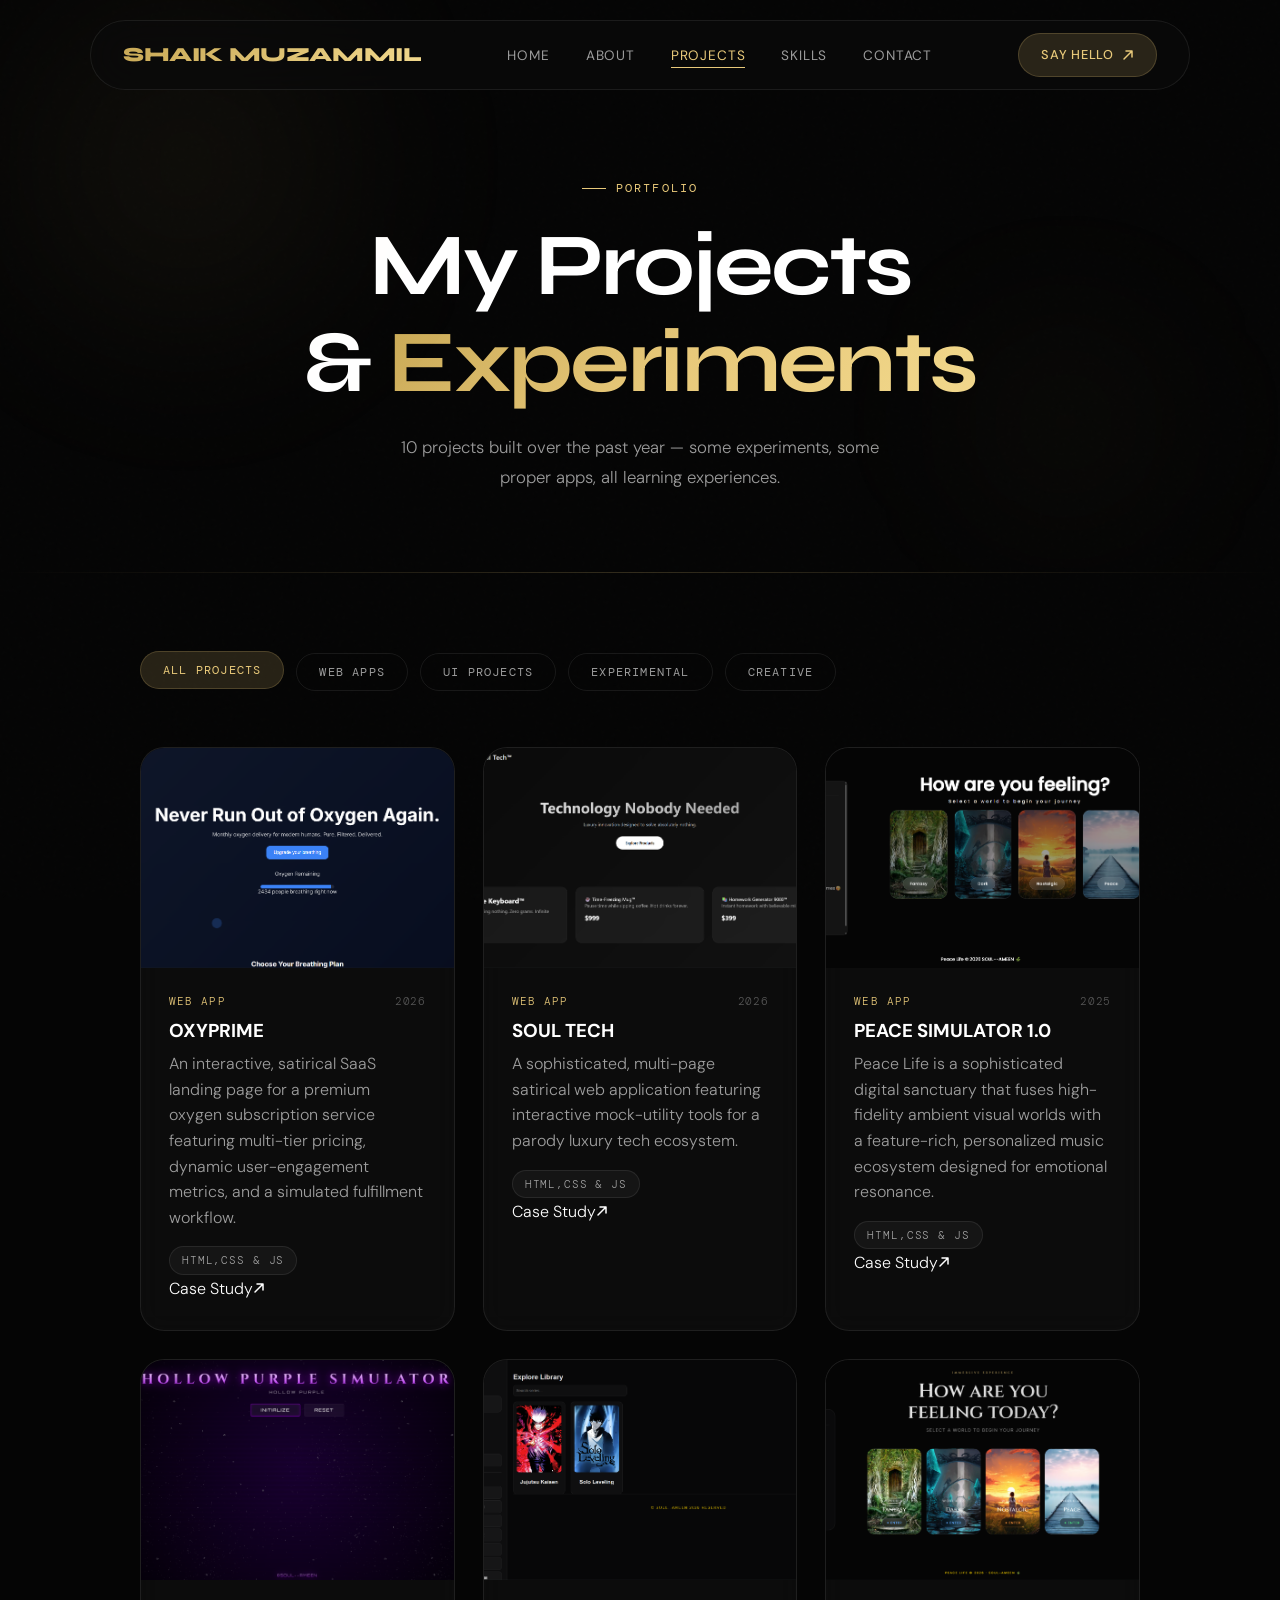
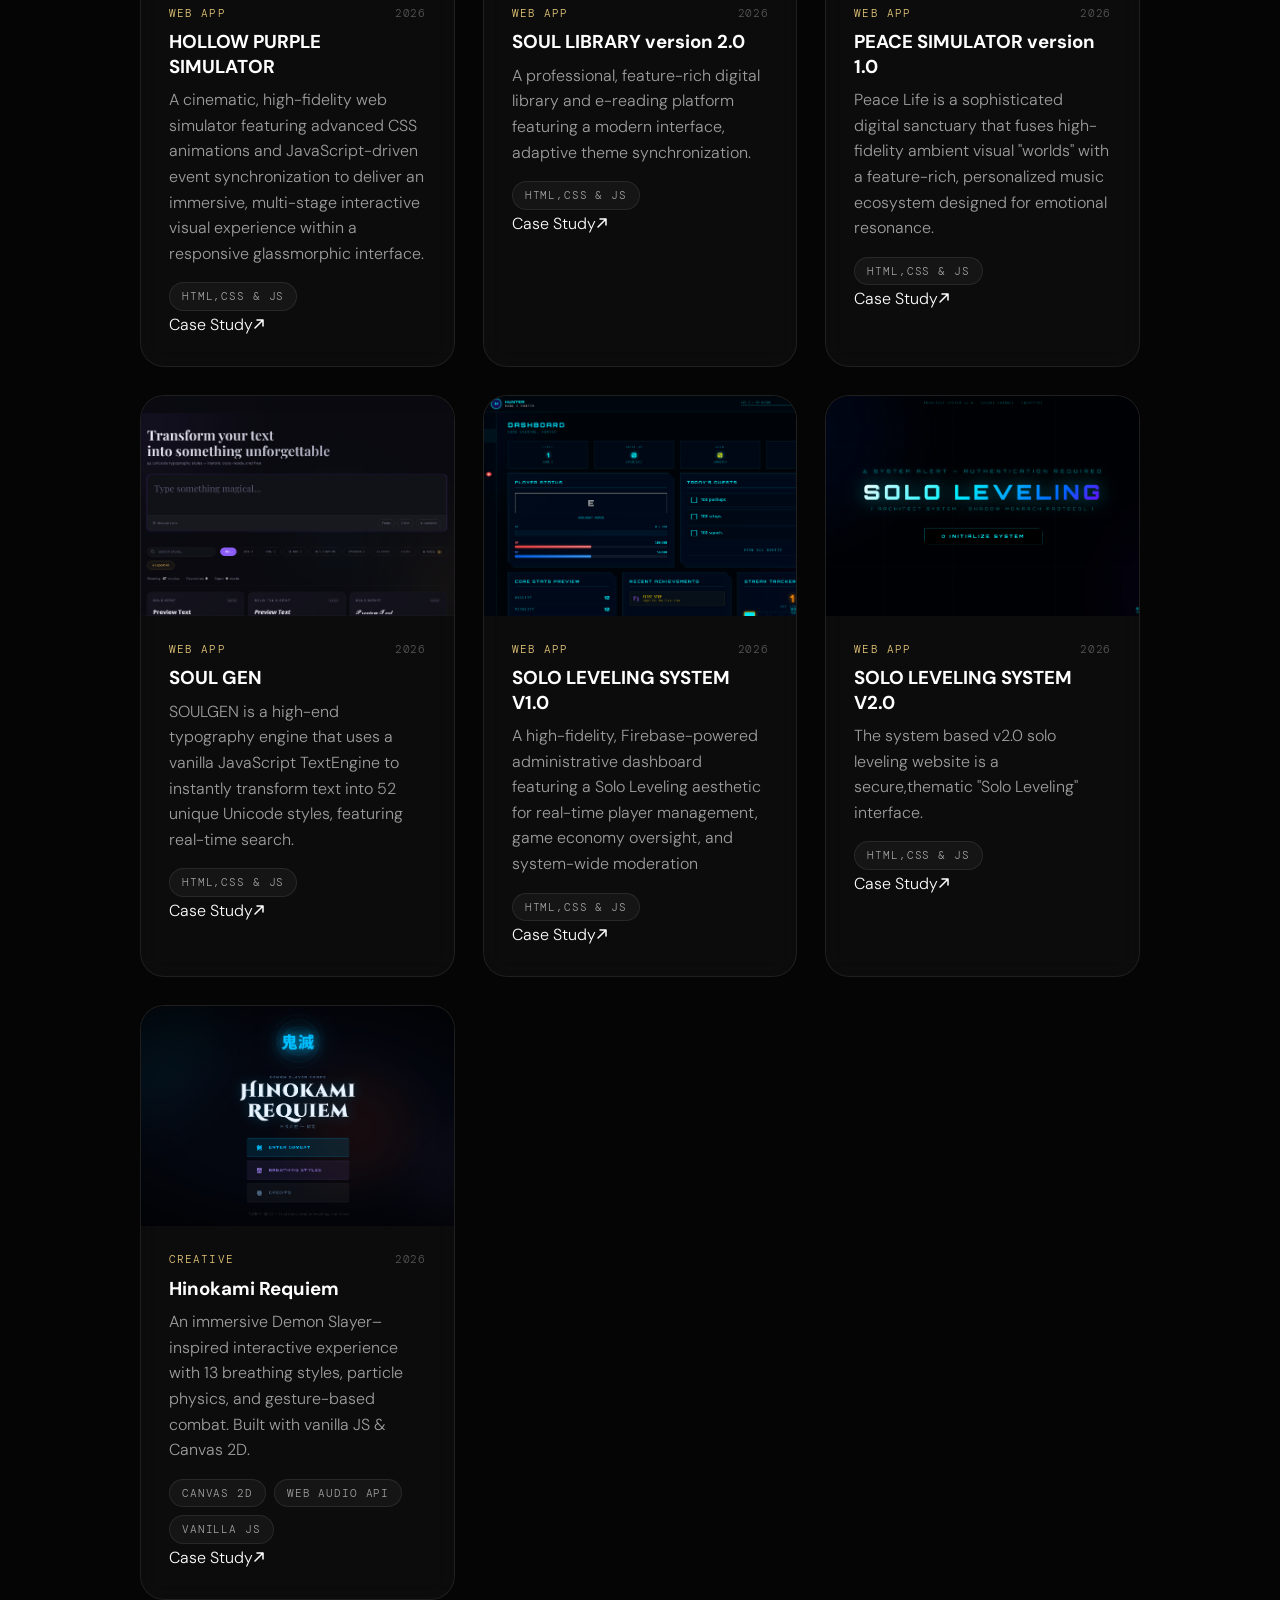
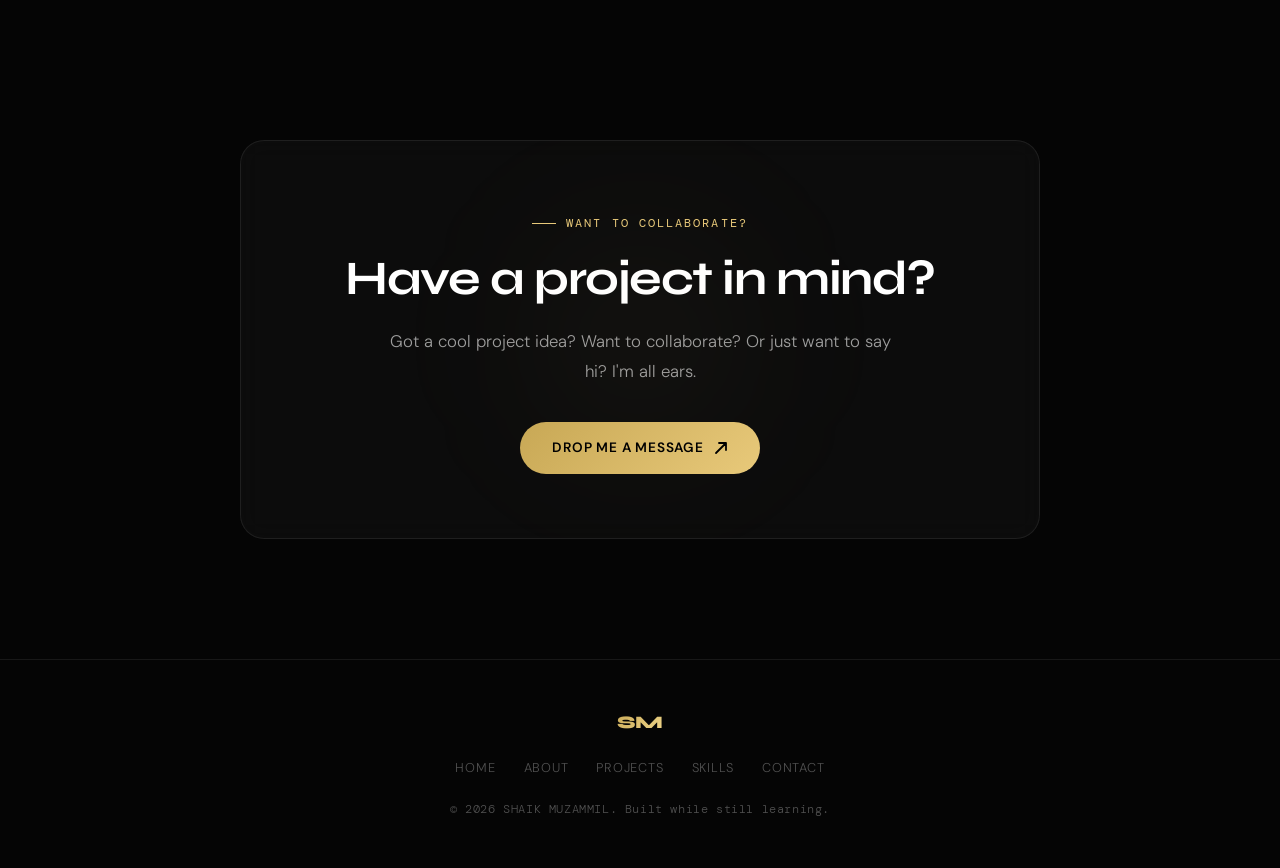
<file: project-detail.html>
<!DOCTYPE html>
<html lang="en">
<head>
  <link rel="icon" type="image/x-icon" href="favicon.png">
  <meta charset="UTF-8" />
  <meta name="viewport" content="width=device-width, initial-scale=1.0" />
  <title>Project — SHAIK MUZAMMIL</title>
  <meta name="description" content="Project detail — SHAIK MUZAMMIL portfolio." />
  <link rel="stylesheet" href="css/style.css" />
  <link rel="stylesheet" href="css/animations.css" />
  <link rel="stylesheet" href="css/responsive.css" />
  <link rel="stylesheet" href="css/project-detail.css" />
</head>
<body>

  <!-- LOADER -->
  <div id="loader">
    <div class="loader-logo">SM</div>
    <div class="loader-bar"></div>
  </div>

  <!-- CUSTOM CURSOR -->
  <div class="cursor"></div>
  <div class="cursor-follower"></div>

  <!-- NAVIGATION -->
  <nav class="nav">
    <a href="index.html" class="nav-logo">SHAIK MUZAMMIL</a>
    <ul class="nav-links">
      <li><a href="index.html">Home</a></li>
      <li><a href="about.html">About</a></li>
      <li><a href="projects.html" class="active">Projects</a></li>
      <li><a href="skills.html">Skills</a></li>
      <li><a href="contact.html">Contact</a></li>
    </ul>
    <a href="contact.html" class="nav-cta">
      <span>Say Hello</span>
      <svg width="12" height="12" viewBox="0 0 12 12" fill="none"><path d="M2 10L10 2M10 2H4M10 2V8" stroke="currentColor" stroke-width="1.5" stroke-linecap="round"/></svg>
    </a>
    <button class="hamburger" aria-label="Menu">
      <span></span><span></span><span></span>
    </button>
  </nav>

  <!-- MOBILE MENU -->
  <div class="mobile-menu">
    <a href="index.html">Home</a>
    <a href="about.html">About</a>
    <a href="projects.html">Projects</a>
    <a href="skills.html">Skills</a>
    <a href="contact.html">Contact</a>
  </div>

  <!-- PDP HERO -->
  <section class="pdp-hero">
    <div class="ambient-orb" style="width:500px;height:500px;background:radial-gradient(circle,rgba(232,201,122,0.06),transparent 70%);top:-15%;right:-10%;pointer-events:none;"></div>
    <div class="container">
      <div class="pdp-hero-inner">

        <!-- Text side -->
        <div class="pdp-hero-text reveal">
          <a href="projects.html" class="pdp-back-link">
            <svg width="16" height="16" viewBox="0 0 16 16" fill="none"><path d="M10 3L5 8l5 5" stroke="currentColor" stroke-width="1.5" stroke-linecap="round" stroke-linejoin="round"/></svg>
            All Projects
          </a>

          <div class="pdp-meta-row">
            <span class="pdp-category-badge" id="pdp-category">—</span>
            <span class="pdp-status-badge" id="pdp-status">—</span>
            <span class="pdp-year-tag" id="pdp-year">—</span>
          </div>

          <h1 class="pdp-title" id="pdp-title">Loading…</h1>
          <p class="pdp-tagline" id="pdp-tagline"></p>

          <div class="pdp-tags" id="pdp-tags"></div>

          <div class="pdp-hero-cta">
            <a href="#" id="pdp-netlify-btn" class="btn-outline magnetic" target="_blank" rel="noopener">
              <svg width="16" height="16" viewBox="0 0 24 24" fill="currentColor"><path d="M16.934 8.519a1.044 1.044 0 0 1 .303.23l2.349-1.045-2.192-2.171-.46 2.986zM12.06 6.546a1.305 1.305 0 0 1 .209.574l3.497 1.482a1.044 1.044 0 0 1 .355-.177l.574-3.55-1.75-1.654-2.885 3.325zM19.95 10.06l-2.428-.869a1.15 1.15 0 0 1-.127.165l1.15 3.528 1.658-1.609-.253-1.215zM11.973 7.748a1.3 1.3 0 0 1-.155.368l3.245 3.803.007-.013 1.157-3.55a1.044 1.044 0 0 1-.166-.141l-4.088-.467zM7.737 8.993a1.305 1.305 0 0 1 .425-.465L7.7 5.182 4.573 8.32l3.164.673zM10.67 7.26a1.3 1.3 0 0 1 .546.042l2.685-3.103-1.124-1.04L10.67 7.26zM11.2 9.07a1.3 1.3 0 0 1-.42-.163L7.028 11.91a1.3 1.3 0 0 1 .039.408l3.613 1.494L11.2 9.07zm5.089 5.379-.005-.02-3.578-1.48a1.3 1.3 0 0 1-.26.334l.936 3.503 2.907-2.337zM11.907 13.95a1.3 1.3 0 0 1-.487-.046l-3.62-1.496a1.3 1.3 0 0 1-.238.222l1.476 5.525 2.869-4.205zM8.685 12.813a1.3 1.3 0 0 1-.152-.33l-3.16-.671L7.426 18l1.259-5.187zM12.238 14.05l-2.889 4.234.038.016H14.9l-2.662-4.25zM15.336 17.25l-.955-3.576a1.3 1.3 0 0 1-.513.073l2.638 4.213.085-.068-1.255-.642zM19.009 11.366l-1.654 1.609.014.044 1.302.552.338-2.205zM20.48 11.02l-.428 2.482 1.6.679.697-2.13-1.869-1.03zM2.204 9.88l-.97 4.8 1.922-.757-1.002-4.043zM3.35 15.024L1.37 15.78l3.418 3.453-.55-3.263-1.889-.946zM3.12 9.453l1.004 4.07 3.23.687a1.3 1.3 0 0 1 .095-.29L4.9 8.84 3.12 9.452zM21.38 14.1l-1.58-.67L18.02 18h2.609l.75-3.9zM17.656 18l-2.766-4.42a1.3 1.3 0 0 1-.397.076L13.546 18h4.11zM4.23 7.879l2.88 4.854a1.3 1.3 0 0 1 .328-.136L6.272 8.42 4.23 7.879zm2.898-3.378-1.02 1.4 1.07.282-.05-1.682zM4.894 7.602l2.04.532.085-2.86-2.125 2.328zM8.418 5.057l-.07 2.832 2.122.242L8.418 5.057z"/></svg>
              <span>Netlify</span>
            </a>
            <a href="#" id="pdp-github-btn" class="btn-outline magnetic" target="_blank" rel="noopener">
              <svg width="16" height="16" viewBox="0 0 24 24" fill="currentColor"><path d="M12 2C6.477 2 2 6.477 2 12c0 4.42 2.865 8.166 6.839 9.489.5.092.682-.217.682-.482 0-.237-.008-.866-.013-1.7-2.782.604-3.369-1.34-3.369-1.34-.454-1.156-1.11-1.462-1.11-1.462-.908-.62.069-.608.069-.608 1.003.07 1.531 1.03 1.531 1.03.892 1.529 2.341 1.087 2.91.832.092-.647.35-1.088.636-1.338-2.22-.253-4.555-1.11-4.555-4.943 0-1.091.39-1.984 1.029-2.683-.103-.253-.446-1.27.098-2.647 0 0 .84-.269 2.75 1.025A9.578 9.578 0 0112 6.836c.85.004 1.705.114 2.504.336 1.909-1.294 2.747-1.025 2.747-1.025.546 1.377.203 2.394.1 2.647.64.699 1.028 1.592 1.028 2.683 0 3.842-2.339 4.687-4.566 4.935.359.309.678.919.678 1.852 0 1.336-.012 2.415-.012 2.743 0 .267.18.578.688.48C19.138 20.163 22 16.418 22 12c0-5.523-4.477-10-10-10z"/></svg>
              <span>GitHub</span>
            </a>
          </div>
        </div>

        <!-- Visual side -->
        <div class="pdp-hero-visual-wrap reveal reveal-delay-2">
          <div id="pdp-hero-visual">
            <div id="pdp-icon"></div>
          </div>
        </div>

      </div>
    </div>
  </section>

  <div class="pdp-divider"></div>

  <!-- CASE STUDY CONTENT -->
  <section class="pdp-content">
    <div class="container">
      <div class="pdp-grid">

        <!-- Main prose -->
        <div class="pdp-prose">
          <div class="reveal">
            <h2><span class="prose-num">01</span> Overview</h2>
            <p id="pdp-overview"></p>
          </div>

          <div class="reveal">
            <h2><span class="prose-num">02</span> The Challenge</h2>
            <p id="pdp-challenge"></p>
          </div>

          <div class="reveal">
            <h2><span class="prose-num">03</span> The Solution</h2>
            <p id="pdp-solution"></p>
          </div>

          <div class="reveal">
            <p class="pdp-features-title">Key Features</p>
            <ul class="feature-list" id="pdp-features"></ul>
          </div>
        </div>

        <!-- Sidebar -->
        <aside class="pdp-sidebar">
          <!-- Project info card -->
          <div class="sidebar-card glass-card reveal">
            <div class="sidebar-card-label">Project Info</div>
            <div class="sidebar-stat-row">
              <span class="sidebar-stat-key">Type</span>
              <span class="sidebar-stat-val" id="pdp-sidebar-category">—</span>
            </div>
            <div class="sidebar-stat-row">
              <span class="sidebar-stat-key">Year</span>
              <span class="sidebar-stat-val" id="pdp-sidebar-year">—</span>
            </div>
            <div class="sidebar-stat-row">
              <span class="sidebar-stat-key">Status</span>
              <span class="sidebar-stat-val" id="pdp-sidebar-status">—</span>
            </div>
            <div class="sidebar-stat-row">
              <span class="sidebar-stat-key">Role</span>
              <span class="sidebar-stat-val">Design &amp; Dev</span>
            </div>
          </div>

          <!-- CTA card -->
          <div class="sidebar-card glass-card reveal" style="text-align:center;padding:36px 28px;">
            <p style="font-size:0.9rem;color:rgba(255,255,255,0.5);margin-bottom:20px;line-height:1.6;">Want to build something similar or just have feedback?</p>
            <a href="contact.html" class="btn-primary" style="width:100%;justify-content:center;">
              <span>Say Hello</span>
            </a>
          </div>
        </aside>

      </div>
    </div>
  </section>

  <div class="pdp-divider"></div>

  <!-- MOCK SCREENS -->
  <section class="pdp-screens-section">
    <div class="container">
      <div class="pdp-screens-header reveal">
        <div class="section-label">Visual Walkthrough</div>
        <h2 class="section-title" style="font-size:clamp(1.8rem,3.5vw,2.6rem);">Project <span class="text-gold">Screens</span></h2>
      </div>
      <div class="screens-grid" id="pdp-screens"></div>
    </div>
  </section>

  <div class="pdp-divider"></div>

  <!-- ADJACENT PROJECT NAV -->
  <section class="pdp-adjacent">
    <div class="container">
      <div class="adjacent-grid">
        <a href="#" class="adj-link glass-card" id="pdp-prev">
          <span class="adj-dir">
            <svg width="14" height="14" viewBox="0 0 14 14" fill="none"><path d="M9 2L4 7l5 5" stroke="currentColor" stroke-width="1.5" stroke-linecap="round" stroke-linejoin="round"/></svg>
            Previous Project
          </span>
          <span class="adj-title">—</span>
        </a>
        <a href="#" class="adj-link adj-next glass-card" id="pdp-next">
          <span class="adj-dir">
            Next Project
            <svg width="14" height="14" viewBox="0 0 14 14" fill="none"><path d="M5 2l5 5-5 5" stroke="currentColor" stroke-width="1.5" stroke-linecap="round" stroke-linejoin="round"/></svg>
          </span>
          <span class="adj-title">—</span>
        </a>
      </div>
    </div>
  </section>

  <!-- FOOTER -->
  <footer>
    <div class="container">
      <div class="footer-inner">
        <div class="footer-logo">SM</div>
        <nav class="footer-links">
          <a href="index.html">Home</a>
          <a href="about.html">About</a>
          <a href="projects.html">Projects</a>
          <a href="skills.html">Skills</a>
          <a href="contact.html">Contact</a>
        </nav>
        <p class="footer-copy">© 2026 SHAIK MUZAMMIL. Built while still learning.</p>
      </div>
    </div>
  </footer>

  <!-- BACK TO TOP -->
  <button class="back-to-top" aria-label="Back to top">↑</button>
  <div class="page-transition-overlay"></div>

  <script src="js/main.js"></script>
  <script src="js/navigation.js"></script>
  <script src="js/animations.js"></script>
  <script src="js/project-data.js"></script>
  <script src="js/project-detail.js"></script>

  <!-- Sync sidebar fields from main fields after render -->
  <script>
    document.addEventListener('DOMContentLoaded', () => {
      setTimeout(() => {
        const sync = (from, to) => {
          const src = document.getElementById(from);
          const dst = document.getElementById(to);
          if (src && dst) dst.textContent = src.textContent;
        };
        sync('pdp-category', 'pdp-sidebar-category');
        sync('pdp-year',     'pdp-sidebar-year');
        sync('pdp-status',   'pdp-sidebar-status');
      }, 50);
    });
  </script>
</body>
</html>
</file>
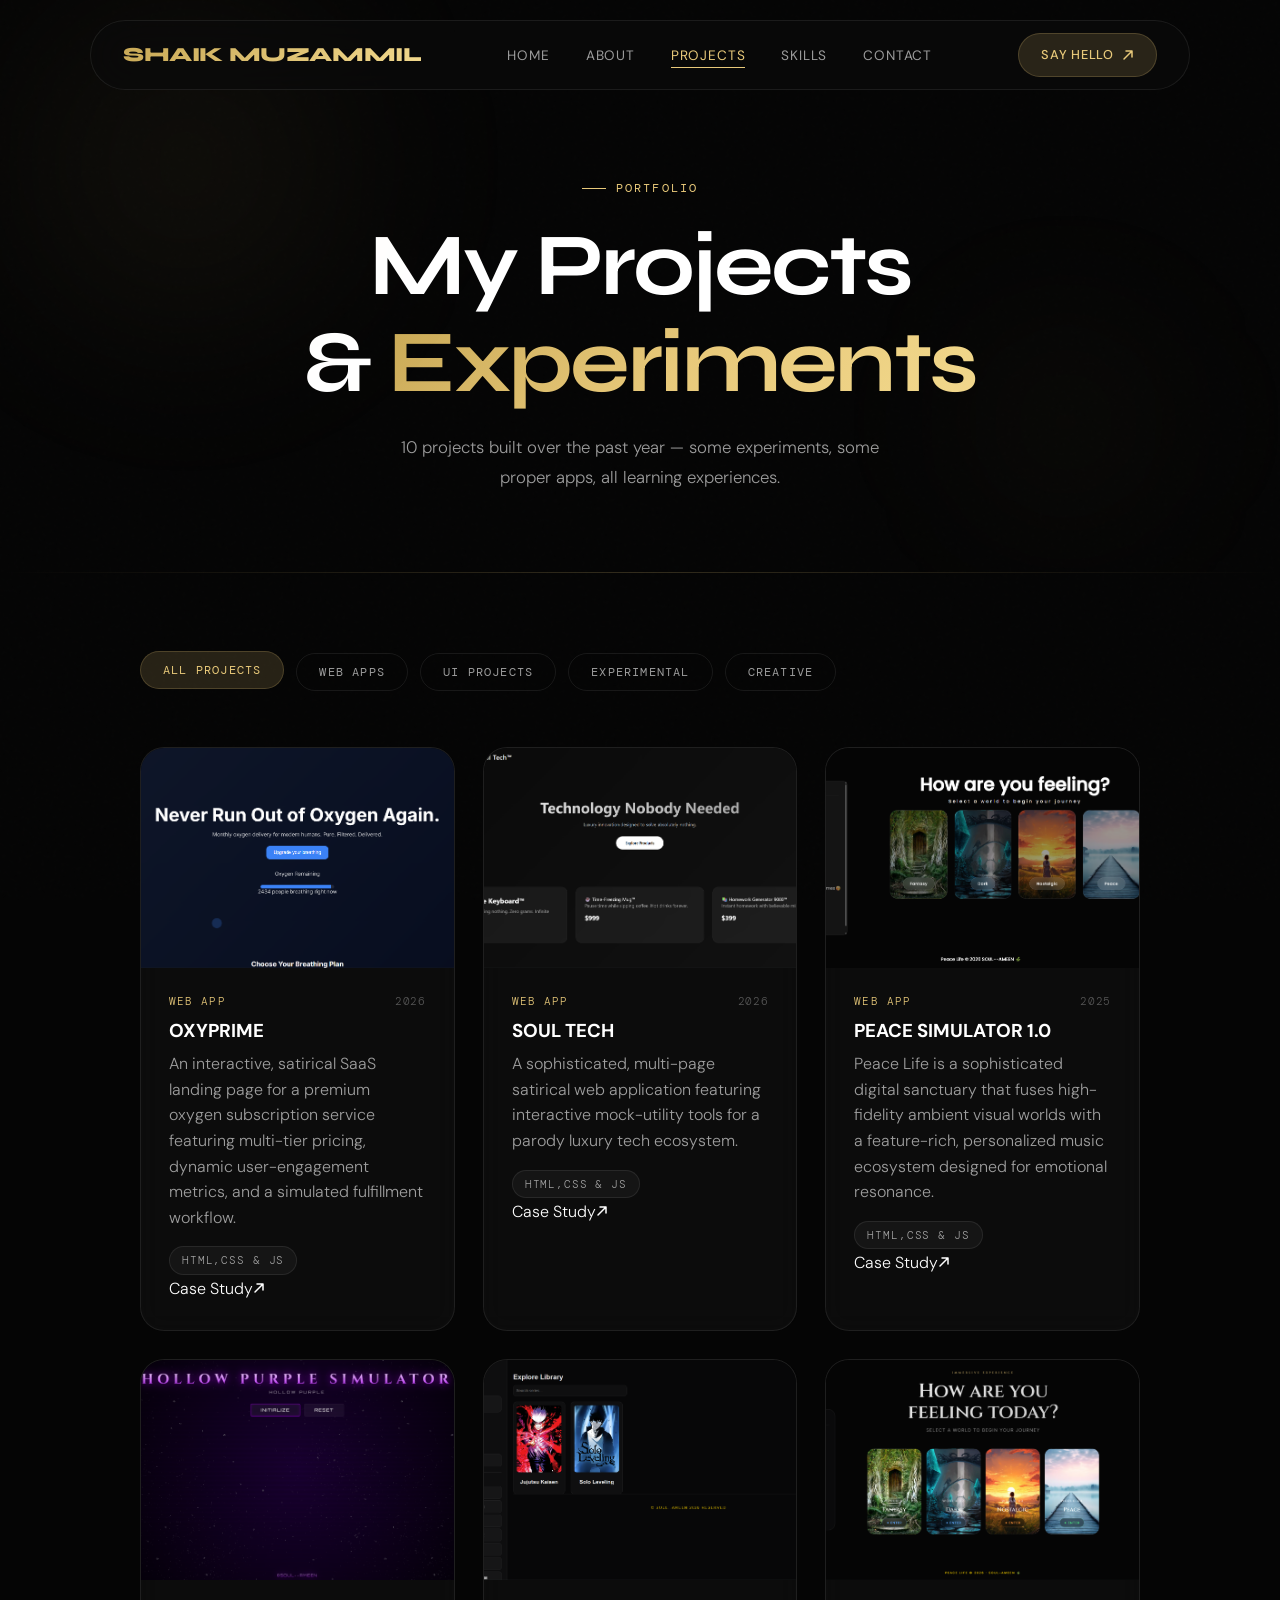
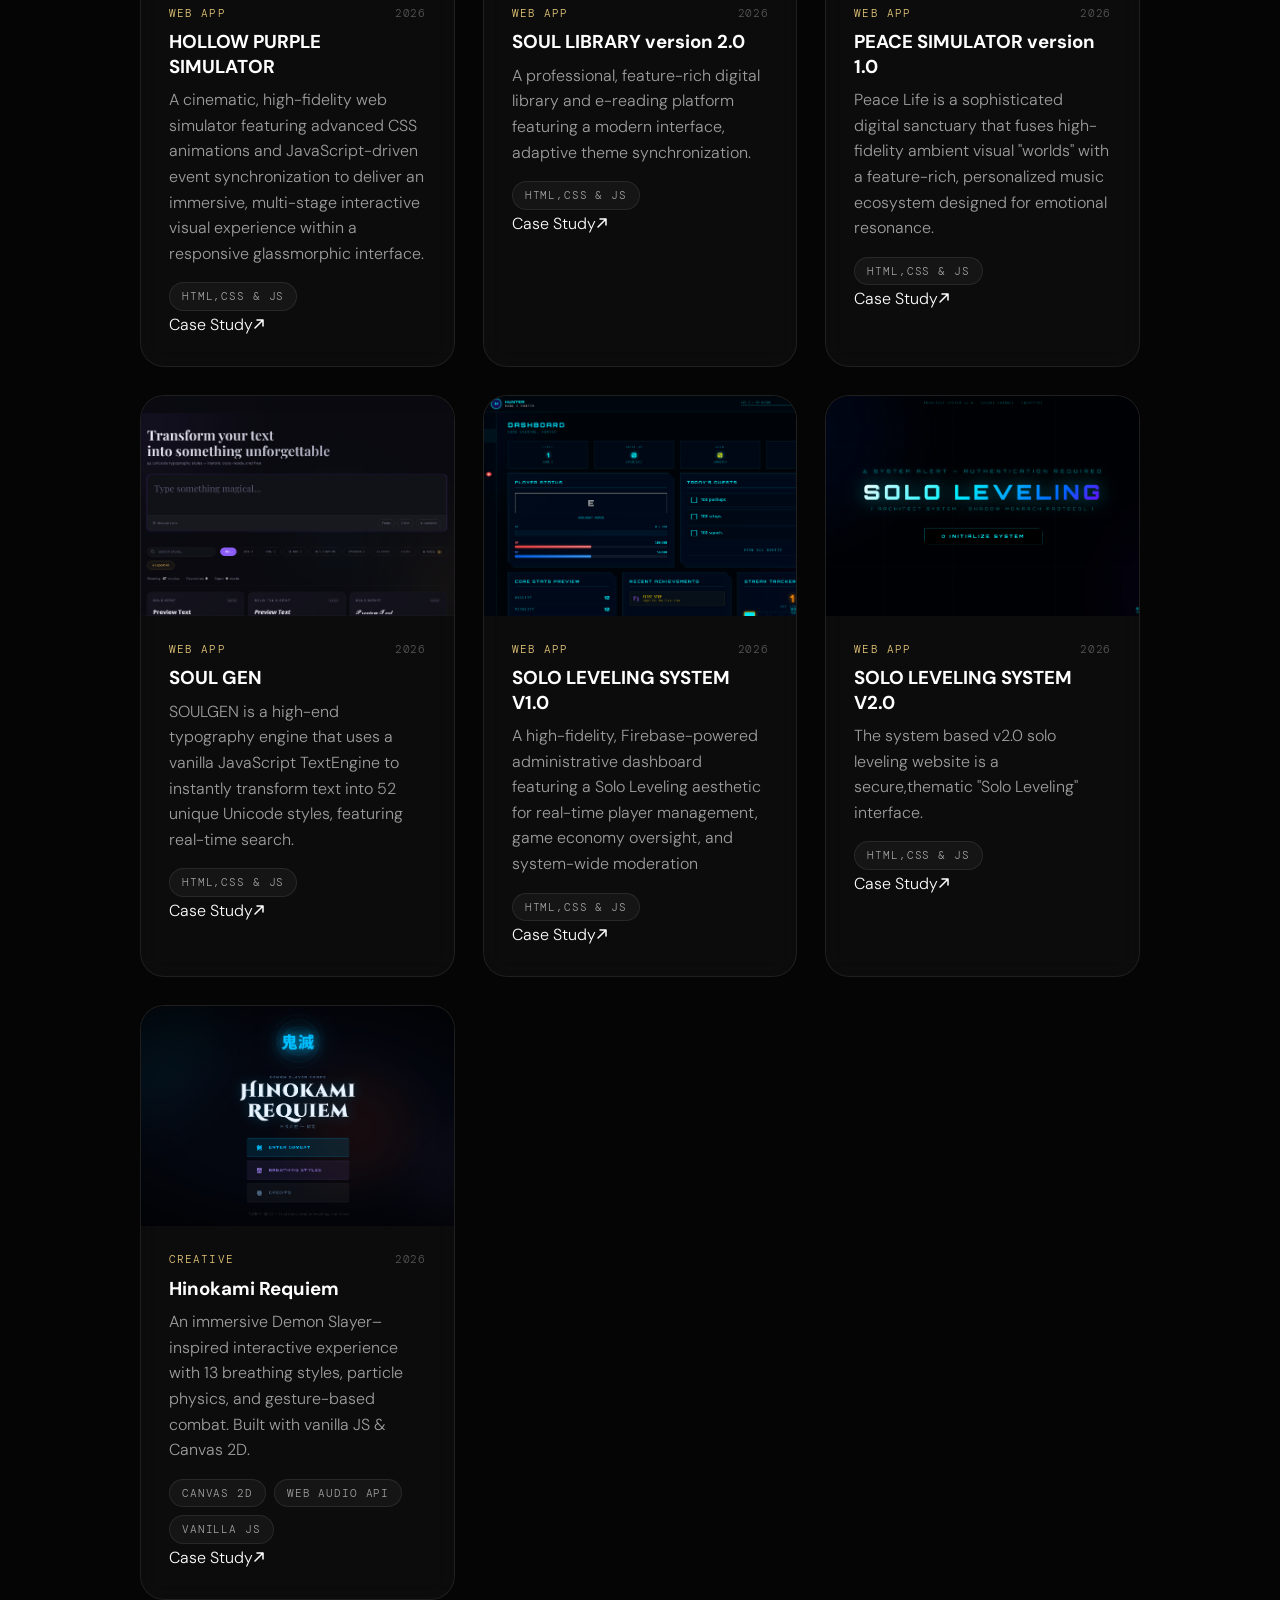
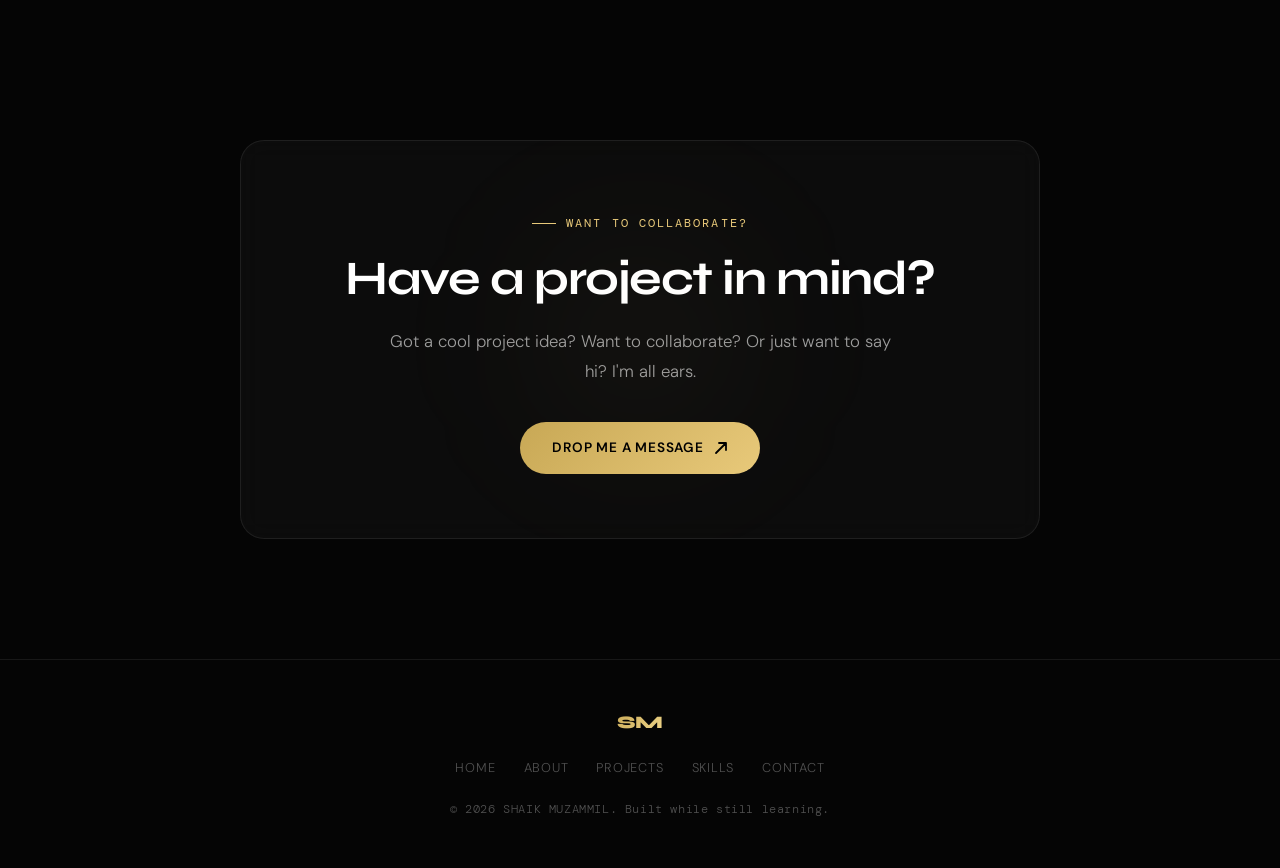
<file: projects.html>
<!DOCTYPE html>
<html lang="en">
<head>
  <link rel="icon" type="image/x-icon" href="favicon.png">
  <meta charset="UTF-8" />
  <meta name="viewport" content="width=device-width, initial-scale=1.0" />
  <title>Projects — SHAIK MUZAMMIL</title>
  <meta name="description" content="Explore the full portfolio of projects by SHAIK — web apps, UI systems, creative experiments, and more." />
  <link rel="stylesheet" href="css/style.css" />
  <link rel="stylesheet" href="css/animations.css" />
  <link rel="stylesheet" href="css/responsive.css" />
</head>
<body>

  <!-- LOADER -->
  <div id="loader">
    <div class="loader-logo">SM</div>
    <div class="loader-bar"></div>
  </div>

  <!-- CUSTOM CURSOR -->
  <div class="cursor"></div>
  <div class="cursor-follower"></div>

  <!-- NAVIGATION -->
  <nav class="nav">
    <a href="index.html" class="nav-logo">SHAIK MUZAMMIL</a>
    <ul class="nav-links">
      <li><a href="index.html">Home</a></li>
      <li><a href="about.html">About</a></li>
      <li><a href="projects.html" class="active">Projects</a></li>
      <li><a href="skills.html">Skills</a></li>
      <li><a href="contact.html">Contact</a></li>
    </ul>
    <a href="contact.html" class="nav-cta">
      <span>Say Hello</span>
      <svg width="12" height="12" viewBox="0 0 12 12" fill="none"><path d="M2 10L10 2M10 2H4M10 2V8" stroke="currentColor" stroke-width="1.5" stroke-linecap="round"/></svg>
    </a>
    <button class="hamburger" aria-label="Menu">
      <span></span><span></span><span></span>
    </button>
  </nav>

  <!-- MOBILE MENU -->
  <div class="mobile-menu">
    <a href="index.html">Home</a>
    <a href="about.html">About</a>
    <a href="projects.html">Projects</a>
    <a href="skills.html">Skills</a>
    <a href="contact.html">Contact</a>
  </div>

  <!-- PAGE HERO -->
  <section class="page-hero" style="position:relative;overflow:hidden;">
    <div class="ambient-orb" style="width:500px;height:500px;background:radial-gradient(circle,rgba(232,201,122,0.07),transparent 70%);top:-15%;left:-5%;"></div>
    <div class="ambient-orb" style="width:300px;height:300px;background:radial-gradient(circle,rgba(232,201,122,0.05),transparent 70%);bottom:0%;right:5%;"></div>
    <div class="container">
      <div class="section-label" style="justify-content:center;">Portfolio</div>
      <h1 class="section-title" style="font-size:clamp(3rem,7vw,5.5rem);text-align:center;">My Projects<br/>&amp; <span class="text-gold">Experiments</span></h1>
      <p class="section-subtitle" style="margin:0 auto;text-align:center;">10 projects built over the past year — some experiments, some proper apps, all learning experiences.</p>
    </div>
  </section>

  <div class="divider" style="margin:0;"></div>

  <!-- FILTER + PROJECTS -->
  <section class="projects-section" style="padding:80px 0 140px;">
    <div class="container">
      <!-- Filter Bar -->
      <div class="filter-bar reveal" style="display:flex;gap:12px;margin-bottom:56px;flex-wrap:wrap;">
        <button class="filter-btn active" data-filter="all">All Projects</button>
        <button class="filter-btn" data-filter="web-app">Web Apps</button>
        <button class="filter-btn" data-filter="ui">UI Projects</button>
        <button class="filter-btn" data-filter="experimental">Experimental</button>
        <button class="filter-btn" data-filter="creative">Creative</button>
      </div>

      <!-- Projects Grid -->
      <div class="projects-grid">

        <!-- Project 1 -->
        <div class="project-card glass-card shimmer-card" data-pdp-id="oxyprime" data-category="web-app">
<div class="project-card-img" style="position:relative;">
  
  <img 
    src="images/oxy.png"
    alt="OXYPRIME Project Preview"
    style="
      width:100%;
      height:220px;
      object-fit:cover;
      border-radius:16px 16px 0 0;
    "
  >

  <div class="project-card-overlay">
              <svg width="48" height="48" viewBox="0 0 48 48" fill="none" opacity="0.4"><rect x="6" y="6" width="36" height="36" rx="6" stroke="#E8C97A" stroke-width="1.5"/><path d="M14 24h20M14 17h10M14 31h14" stroke="#E8C97A" stroke-width="1.5" stroke-linecap="round"/></svg>
            </div>
            <div class="project-card-overlay">
              <div style="display:flex;gap:12px;">
                <a href="https://oxyprime-in.netlify.app/" class="overlay-btn" target="_blank" rel="noopener"><svg width="14" height="14" viewBox="0 0 24 24" fill="currentColor" style="flex-shrink:0"><path d="M16.934 8.519a1.044 1.044 0 0 1 .303.23l2.349-1.045-2.192-2.171-.46 2.986zM12.06 6.546a1.305 1.305 0 0 1 .209.574l3.497 1.482a1.044 1.044 0 0 1 .355-.177l.574-3.55-1.75-1.654-2.885 3.325zM19.95 10.06l-2.428-.869a1.15 1.15 0 0 1-.127.165l1.15 3.528 1.658-1.609-.253-1.215zM11.973 7.748a1.3 1.3 0 0 1-.155.368l3.245 3.803.007-.013 1.157-3.55a1.044 1.044 0 0 1-.166-.141l-4.088-.467zM7.737 8.993a1.305 1.305 0 0 1 .425-.465L7.7 5.182 4.573 8.32l3.164.673zM10.67 7.26a1.3 1.3 0 0 1 .546.042l2.685-3.103-1.124-1.04L10.67 7.26zM11.2 9.07a1.3 1.3 0 0 1-.42-.163L7.028 11.91a1.3 1.3 0 0 1 .039.408l3.613 1.494L11.2 9.07zm5.089 5.379-.005-.02-3.578-1.48a1.3 1.3 0 0 1-.26.334l.936 3.503 2.907-2.337zM11.907 13.95a1.3 1.3 0 0 1-.487-.046l-3.62-1.496a1.3 1.3 0 0 1-.238.222l1.476 5.525 2.869-4.205zM8.685 12.813a1.3 1.3 0 0 1-.152-.33l-3.16-.671L7.426 18l1.259-5.187zM12.238 14.05l-2.889 4.234.038.016H14.9l-2.662-4.25zM15.336 17.25l-.955-3.576a1.3 1.3 0 0 1-.513.073l2.638 4.213.085-.068-1.255-.642zM19.009 11.366l-1.654 1.609.014.044 1.302.552.338-2.205zM20.48 11.02l-.428 2.482 1.6.679.697-2.13-1.869-1.03zM2.204 9.88l-.97 4.8 1.922-.757-1.002-4.043zM3.35 15.024L1.37 15.78l3.418 3.453-.55-3.263-1.889-.946zM3.12 9.453l1.004 4.07 3.23.687a1.3 1.3 0 0 1 .095-.29L4.9 8.84 3.12 9.452zM21.38 14.1l-1.58-.67L18.02 18h2.609l.75-3.9zM17.656 18l-2.766-4.42a1.3 1.3 0 0 1-.397.076L13.546 18h4.11zM4.23 7.879l2.88 4.854a1.3 1.3 0 0 1 .328-.136L6.272 8.42 4.23 7.879zm2.898-3.378-1.02 1.4 1.07.282-.05-1.682zM4.894 7.602l2.04.532.085-2.86-2.125 2.328zM8.418 5.057l-.07 2.832 2.122.242L8.418 5.057z"/></svg> Netlify</a>
                <a href="https://fadingsanctum.github.io/oxyprime.app/" class="overlay-btn overlay-btn-ghost" target="_blank" rel="noopener">GitHub</a>
              </div>
            </div>
          </div>
          <div class="project-card-body">
            <div class="project-meta"><span class="project-category">Web App</span><span class="project-year">2026</span></div>
            <h3 class="project-title">OXYPRIME</h3>
            <p class="project-desc">An interactive, satirical SaaS landing page for a premium oxygen subscription service featuring multi-tier pricing, dynamic user-engagement metrics, and a simulated fulfillment workflow.</p>
            <div class="tech-tags">
              <span class="tech-tag">HTML,CSS & JS</span>
            </div>
          </div>
        </div>

        <!-- Project 2 -->
        <div class="project-card glass-card shimmer-card" data-pdp-id="soul-tech" data-category="ui">
<div class="project-card-img" style="position:relative;">
  
  <img 
    src="images/tech.png"
    alt="OXYPRIME Project Preview"
    style="
      width:100%;
      height:220px;
      object-fit:cover;
      border-radius:16px 16px 0 0;
    "
  >

  <div class="project-card-overlay">
              <svg width="48" height="48" viewBox="0 0 48 48" fill="none" opacity="0.4"><circle cx="24" cy="24" r="16" stroke="#E8C97A" stroke-width="1.5"/><path d="M24 8v32M8 24h32" stroke="#E8C97A" stroke-width="1.5"/><circle cx="24" cy="24" r="5" fill="#E8C97A" opacity="0.3"/></svg>
            </div>
            <div class="project-card-overlay">
              <div style="display:flex;gap:12px;">
                <a href="https://soultech-in.netlify.app/" class="overlay-btn" target="_blank" rel="noopener"><svg width="14" height="14" viewBox="0 0 24 24" fill="currentColor" style="flex-shrink:0"><path d="M16.934 8.519a1.044 1.044 0 0 1 .303.23l2.349-1.045-2.192-2.171-.46 2.986zM12.06 6.546a1.305 1.305 0 0 1 .209.574l3.497 1.482a1.044 1.044 0 0 1 .355-.177l.574-3.55-1.75-1.654-2.885 3.325zM19.95 10.06l-2.428-.869a1.15 1.15 0 0 1-.127.165l1.15 3.528 1.658-1.609-.253-1.215zM11.973 7.748a1.3 1.3 0 0 1-.155.368l3.245 3.803.007-.013 1.157-3.55a1.044 1.044 0 0 1-.166-.141l-4.088-.467zM7.737 8.993a1.305 1.305 0 0 1 .425-.465L7.7 5.182 4.573 8.32l3.164.673zM10.67 7.26a1.3 1.3 0 0 1 .546.042l2.685-3.103-1.124-1.04L10.67 7.26zM11.2 9.07a1.3 1.3 0 0 1-.42-.163L7.028 11.91a1.3 1.3 0 0 1 .039.408l3.613 1.494L11.2 9.07zm5.089 5.379-.005-.02-3.578-1.48a1.3 1.3 0 0 1-.26.334l.936 3.503 2.907-2.337zM11.907 13.95a1.3 1.3 0 0 1-.487-.046l-3.62-1.496a1.3 1.3 0 0 1-.238.222l1.476 5.525 2.869-4.205zM8.685 12.813a1.3 1.3 0 0 1-.152-.33l-3.16-.671L7.426 18l1.259-5.187zM12.238 14.05l-2.889 4.234.038.016H14.9l-2.662-4.25zM15.336 17.25l-.955-3.576a1.3 1.3 0 0 1-.513.073l2.638 4.213.085-.068-1.255-.642zM19.009 11.366l-1.654 1.609.014.044 1.302.552.338-2.205zM20.48 11.02l-.428 2.482 1.6.679.697-2.13-1.869-1.03zM2.204 9.88l-.97 4.8 1.922-.757-1.002-4.043zM3.35 15.024L1.37 15.78l3.418 3.453-.55-3.263-1.889-.946zM3.12 9.453l1.004 4.07 3.23.687a1.3 1.3 0 0 1 .095-.29L4.9 8.84 3.12 9.452zM21.38 14.1l-1.58-.67L18.02 18h2.609l.75-3.9zM17.656 18l-2.766-4.42a1.3 1.3 0 0 1-.397.076L13.546 18h4.11zM4.23 7.879l2.88 4.854a1.3 1.3 0 0 1 .328-.136L6.272 8.42 4.23 7.879zm2.898-3.378-1.02 1.4 1.07.282-.05-1.682zM4.894 7.602l2.04.532.085-2.86-2.125 2.328zM8.418 5.057l-.07 2.832 2.122.242L8.418 5.057z"/></svg> Netlify</a>
                <a href="https://fadingsanctum.github.io/soultech.in/" class="overlay-btn overlay-btn-ghost" target="_blank" rel="noopener">GitHub</a>
              </div>
            </div>
          </div>
          <div class="project-card-body">
            <div class="project-meta"><span class="project-category">Web app</span><span class="project-year">2026</span></div>
            <h3 class="project-title">SOUL TECH</h3>
            <p class="project-desc">A sophisticated, multi-page satirical web application featuring interactive mock-utility tools for a parody luxury tech ecosystem.</p>
            <div class="tech-tags">
              <span class="tech-tag">HTML,CSS & JS</span>
            </div>
          </div>
        </div>

        <!-- Project 3 -->
        <div class="project-card glass-card shimmer-card" data-pdp-id="soul-library" data-category="creative">
<div class="project-card-img" style="position:relative;">
  
  <img 
    src="images/library v1.png"
    alt="OXYPRIME Project Preview"
    style="
      width:100%;
      height:220px;
      object-fit:cover;
      border-radius:16px 16px 0 0;
    "
  >

  <div class="project-card-overlay">
              <svg width="48" height="48" viewBox="0 0 48 48" fill="none" opacity="0.4"><path d="M8 36L20 16L28 28L34 20L40 36H8Z" stroke="#E8C97A" stroke-width="1.5" stroke-linejoin="round"/><circle cx="34" cy="14" r="4" stroke="#E8C97A" stroke-width="1.5"/></svg>
            </div>
            <div class="project-card-overlay">
              <div style="display:flex;gap:12px;">
                <a href="https://fadingsanctum.github.io/peacesim.v1/" class="overlay-btn" target="_blank" rel="noopener"><svg width="14" height="14" viewBox="0 0 24 24" fill="currentColor" style="flex-shrink:0"><path d="M16.934 8.519a1.044 1.044 0 0 1 .303.23l2.349-1.045-2.192-2.171-.46 2.986zM12.06 6.546a1.305 1.305 0 0 1 .209.574l3.497 1.482a1.044 1.044 0 0 1 .355-.177l.574-3.55-1.75-1.654-2.885 3.325zM19.95 10.06l-2.428-.869a1.15 1.15 0 0 1-.127.165l1.15 3.528 1.658-1.609-.253-1.215zM11.973 7.748a1.3 1.3 0 0 1-.155.368l3.245 3.803.007-.013 1.157-3.55a1.044 1.044 0 0 1-.166-.141l-4.088-.467zM7.737 8.993a1.305 1.305 0 0 1 .425-.465L7.7 5.182 4.573 8.32l3.164.673zM10.67 7.26a1.3 1.3 0 0 1 .546.042l2.685-3.103-1.124-1.04L10.67 7.26zM11.2 9.07a1.3 1.3 0 0 1-.42-.163L7.028 11.91a1.3 1.3 0 0 1 .039.408l3.613 1.494L11.2 9.07zm5.089 5.379-.005-.02-3.578-1.48a1.3 1.3 0 0 1-.26.334l.936 3.503 2.907-2.337zM11.907 13.95a1.3 1.3 0 0 1-.487-.046l-3.62-1.496a1.3 1.3 0 0 1-.238.222l1.476 5.525 2.869-4.205zM8.685 12.813a1.3 1.3 0 0 1-.152-.33l-3.16-.671L7.426 18l1.259-5.187zM12.238 14.05l-2.889 4.234.038.016H14.9l-2.662-4.25zM15.336 17.25l-.955-3.576a1.3 1.3 0 0 1-.513.073l2.638 4.213.085-.068-1.255-.642zM19.009 11.366l-1.654 1.609.014.044 1.302.552.338-2.205zM20.48 11.02l-.428 2.482 1.6.679.697-2.13-1.869-1.03zM2.204 9.88l-.97 4.8 1.922-.757-1.002-4.043zM3.35 15.024L1.37 15.78l3.418 3.453-.55-3.263-1.889-.946zM3.12 9.453l1.004 4.07 3.23.687a1.3 1.3 0 0 1 .095-.29L4.9 8.84 3.12 9.452zM21.38 14.1l-1.58-.67L18.02 18h2.609l.75-3.9zM17.656 18l-2.766-4.42a1.3 1.3 0 0 1-.397.076L13.546 18h4.11zM4.23 7.879l2.88 4.854a1.3 1.3 0 0 1 .328-.136L6.272 8.42 4.23 7.879zm2.898-3.378-1.02 1.4 1.07.282-.05-1.682zM4.894 7.602l2.04.532.085-2.86-2.125 2.328zM8.418 5.057l-.07 2.832 2.122.242L8.418 5.057z"/></svg> Netlify</a>
              </div>
            </div>
          </div>
          <div class="project-card-body">
            <div class="project-meta"><span class="project-category">Web app</span><span class="project-year">2025</span></div>
            <h3 class="project-title">PEACE SIMULATOR 1.0</h3>
            <p class="project-desc">Peace Life is a sophisticated digital sanctuary that fuses high-fidelity ambient visual worlds with a feature-rich, personalized music ecosystem designed for emotional resonance.</p>
            <div class="tech-tags">
              <span class="tech-tag">HTML,CSS & JS</span>
            </div>
          </div>
        </div>

        <!-- Project 4 -->
        <div class="project-card glass-card shimmer-card" data-pdp-id="soul-canvas" data-category="web-app">
<div class="project-card-img" style="position:relative;">
  
  <img 
    src="images/purple.png"
    alt="OXYPRIME Project Preview"
    style="
      width:100%;
      height:220px;
      object-fit:cover;
      border-radius:16px 16px 0 0;
    "
  >

  <div class="project-card-overlay">
              <svg width="48" height="48" viewBox="0 0 48 48" fill="none" opacity="0.4"><path d="M24 6C14 6 6 14 6 24s8 18 18 18 18-8 18-18S34 6 24 6Z" stroke="#E8C97A" stroke-width="1.5"/><path d="M24 6c-4 4-6 10-6 18s2 14 6 18M24 6c4 4 6 10 6 18s-2 14-6 18M6 24h36" stroke="#E8C97A" stroke-width="1.5"/></svg>
            </div>
            <div class="project-card-overlay">
              <div style="display:flex;gap:12px;">
                <a href="https://hollowpurplesim-app.netlify.app/" class="overlay-btn" target="_blank" rel="noopener"><svg width="14" height="14" viewBox="0 0 24 24" fill="currentColor" style="flex-shrink:0"><path d="M16.934 8.519a1.044 1.044 0 0 1 .303.23l2.349-1.045-2.192-2.171-.46 2.986zM12.06 6.546a1.305 1.305 0 0 1 .209.574l3.497 1.482a1.044 1.044 0 0 1 .355-.177l.574-3.55-1.75-1.654-2.885 3.325zM19.95 10.06l-2.428-.869a1.15 1.15 0 0 1-.127.165l1.15 3.528 1.658-1.609-.253-1.215zM11.973 7.748a1.3 1.3 0 0 1-.155.368l3.245 3.803.007-.013 1.157-3.55a1.044 1.044 0 0 1-.166-.141l-4.088-.467zM7.737 8.993a1.305 1.305 0 0 1 .425-.465L7.7 5.182 4.573 8.32l3.164.673zM10.67 7.26a1.3 1.3 0 0 1 .546.042l2.685-3.103-1.124-1.04L10.67 7.26zM11.2 9.07a1.3 1.3 0 0 1-.42-.163L7.028 11.91a1.3 1.3 0 0 1 .039.408l3.613 1.494L11.2 9.07zm5.089 5.379-.005-.02-3.578-1.48a1.3 1.3 0 0 1-.26.334l.936 3.503 2.907-2.337zM11.907 13.95a1.3 1.3 0 0 1-.487-.046l-3.62-1.496a1.3 1.3 0 0 1-.238.222l1.476 5.525 2.869-4.205zM8.685 12.813a1.3 1.3 0 0 1-.152-.33l-3.16-.671L7.426 18l1.259-5.187zM12.238 14.05l-2.889 4.234.038.016H14.9l-2.662-4.25zM15.336 17.25l-.955-3.576a1.3 1.3 0 0 1-.513.073l2.638 4.213.085-.068-1.255-.642zM19.009 11.366l-1.654 1.609.014.044 1.302.552.338-2.205zM20.48 11.02l-.428 2.482 1.6.679.697-2.13-1.869-1.03zM2.204 9.88l-.97 4.8 1.922-.757-1.002-4.043zM3.35 15.024L1.37 15.78l3.418 3.453-.55-3.263-1.889-.946zM3.12 9.453l1.004 4.07 3.23.687a1.3 1.3 0 0 1 .095-.29L4.9 8.84 3.12 9.452zM21.38 14.1l-1.58-.67L18.02 18h2.609l.75-3.9zM17.656 18l-2.766-4.42a1.3 1.3 0 0 1-.397.076L13.546 18h4.11zM4.23 7.879l2.88 4.854a1.3 1.3 0 0 1 .328-.136L6.272 8.42 4.23 7.879zm2.898-3.378-1.02 1.4 1.07.282-.05-1.682zM4.894 7.602l2.04.532.085-2.86-2.125 2.328zM8.418 5.057l-.07 2.832 2.122.242L8.418 5.057z"/></svg> Netlify</a>
                <a href="https://fadingsanctum.github.io/hollowpurplesim.app/" class="overlay-btn overlay-btn-ghost" target="_blank" rel="noopener">GitHub</a>
              </div>
            </div>
          </div>
          <div class="project-card-body">
            <div class="project-meta"><span class="project-category">Web App</span><span class="project-year">2026</span></div>
            <h3 class="project-title">HOLLOW PURPLE SIMULATOR</h3>
            <p class="project-desc">A cinematic, high-fidelity web simulator featuring advanced CSS animations and JavaScript-driven event synchronization to deliver an immersive, multi-stage interactive visual experience within a responsive glassmorphic interface.</p>
            <div class="tech-tags">
              <span class="tech-tag">HTML,CSS & JS</span>
            </div>
          </div>
        </div>

        <!-- Project 5 -->
        <div class="project-card glass-card shimmer-card" data-pdp-id="soul-dash" data-category="experimental">
<div class="project-card-img" style="position:relative;">
  
  <img 
    src="images/library v2.png"
    alt="OXYPRIME Project Preview"
    style="
      width:100%;
      height:220px;
      object-fit:cover;
      border-radius:16px 16px 0 0;
    "
  >

  <div class="project-card-overlay">
              <svg width="48" height="48" viewBox="0 0 48 48" fill="none" opacity="0.4"><polygon points="24,8 44,36 4,36" stroke="#E8C97A" stroke-width="1.5" stroke-linejoin="round"/><circle cx="24" cy="26" r="4" fill="#E8C97A" opacity="0.3"/><path d="M24 10v12" stroke="#E8C97A" stroke-width="1.5" stroke-linecap="round"/></svg>
            </div>
            <div class="project-card-overlay">
              <div style="display:flex;gap:12px;">
                <a href="https://soullibrary-v2.netlify.app/" class="overlay-btn" target="_blank" rel="noopener"><svg width="14" height="14" viewBox="0 0 24 24" fill="currentColor" style="flex-shrink:0"><path d="M16.934 8.519a1.044 1.044 0 0 1 .303.23l2.349-1.045-2.192-2.171-.46 2.986zM12.06 6.546a1.305 1.305 0 0 1 .209.574l3.497 1.482a1.044 1.044 0 0 1 .355-.177l.574-3.55-1.75-1.654-2.885 3.325zM19.95 10.06l-2.428-.869a1.15 1.15 0 0 1-.127.165l1.15 3.528 1.658-1.609-.253-1.215zM11.973 7.748a1.3 1.3 0 0 1-.155.368l3.245 3.803.007-.013 1.157-3.55a1.044 1.044 0 0 1-.166-.141l-4.088-.467zM7.737 8.993a1.305 1.305 0 0 1 .425-.465L7.7 5.182 4.573 8.32l3.164.673zM10.67 7.26a1.3 1.3 0 0 1 .546.042l2.685-3.103-1.124-1.04L10.67 7.26zM11.2 9.07a1.3 1.3 0 0 1-.42-.163L7.028 11.91a1.3 1.3 0 0 1 .039.408l3.613 1.494L11.2 9.07zm5.089 5.379-.005-.02-3.578-1.48a1.3 1.3 0 0 1-.26.334l.936 3.503 2.907-2.337zM11.907 13.95a1.3 1.3 0 0 1-.487-.046l-3.62-1.496a1.3 1.3 0 0 1-.238.222l1.476 5.525 2.869-4.205zM8.685 12.813a1.3 1.3 0 0 1-.152-.33l-3.16-.671L7.426 18l1.259-5.187zM12.238 14.05l-2.889 4.234.038.016H14.9l-2.662-4.25zM15.336 17.25l-.955-3.576a1.3 1.3 0 0 1-.513.073l2.638 4.213.085-.068-1.255-.642zM19.009 11.366l-1.654 1.609.014.044 1.302.552.338-2.205zM20.48 11.02l-.428 2.482 1.6.679.697-2.13-1.869-1.03zM2.204 9.88l-.97 4.8 1.922-.757-1.002-4.043zM3.35 15.024L1.37 15.78l3.418 3.453-.55-3.263-1.889-.946zM3.12 9.453l1.004 4.07 3.23.687a1.3 1.3 0 0 1 .095-.29L4.9 8.84 3.12 9.452zM21.38 14.1l-1.58-.67L18.02 18h2.609l.75-3.9zM17.656 18l-2.766-4.42a1.3 1.3 0 0 1-.397.076L13.546 18h4.11zM4.23 7.879l2.88 4.854a1.3 1.3 0 0 1 .328-.136L6.272 8.42 4.23 7.879zm2.898-3.378-1.02 1.4 1.07.282-.05-1.682zM4.894 7.602l2.04.532.085-2.86-2.125 2.328zM8.418 5.057l-.07 2.832 2.122.242L8.418 5.057z"/></svg> Netlify</a>
              </div>
            </div>
          </div>
          <div class="project-card-body">
            <div class="project-meta"><span class="project-category">Web app</span><span class="project-year">2026</span></div>
            <h3 class="project-title">SOUL LIBRARY version 2.0</h3>
            <p class="project-desc">A professional, feature-rich digital library and e-reading platform featuring a modern interface, adaptive theme synchronization.</p>
            <div class="tech-tags">
              <span class="tech-tag">HTML,CSS & JS</span>
            </div>
          </div>
        </div>

        <!-- Project 6 -->
        <div class="project-card glass-card shimmer-card" data-pdp-id="peace-simulator" data-category="ui">
<div class="project-card-img" style="position:relative;">
  
  <img 
    src="images/peace.png"
    alt="OXYPRIME Project Preview"
    style="
      width:100%;
      height:220px;
      object-fit:cover;
      border-radius:16px 16px 0 0;
    "
  >

  <div class="project-card-overlay">
              <svg width="48" height="48" viewBox="0 0 48 48" fill="none" opacity="0.4"><rect x="6" y="10" width="36" height="28" rx="4" stroke="#E8C97A" stroke-width="1.5"/><path d="M14 38v4M34 38v4M10 42h28" stroke="#E8C97A" stroke-width="1.5" stroke-linecap="round"/><path d="M16 24l4 4 8-8" stroke="#E8C97A" stroke-width="1.5" stroke-linecap="round" stroke-linejoin="round"/></svg>
            </div>
            <div class="project-card-overlay">
              <div style="display:flex;gap:12px;">
                <a href="https://peacesim-v1.netlify.app/" class="overlay-btn" target="_blank" rel="noopener"><svg width="14" height="14" viewBox="0 0 24 24" fill="currentColor" style="flex-shrink:0"><path d="M16.934 8.519a1.044 1.044 0 0 1 .303.23l2.349-1.045-2.192-2.171-.46 2.986zM12.06 6.546a1.305 1.305 0 0 1 .209.574l3.497 1.482a1.044 1.044 0 0 1 .355-.177l.574-3.55-1.75-1.654-2.885 3.325zM19.95 10.06l-2.428-.869a1.15 1.15 0 0 1-.127.165l1.15 3.528 1.658-1.609-.253-1.215zM11.973 7.748a1.3 1.3 0 0 1-.155.368l3.245 3.803.007-.013 1.157-3.55a1.044 1.044 0 0 1-.166-.141l-4.088-.467zM7.737 8.993a1.305 1.305 0 0 1 .425-.465L7.7 5.182 4.573 8.32l3.164.673zM10.67 7.26a1.3 1.3 0 0 1 .546.042l2.685-3.103-1.124-1.04L10.67 7.26zM11.2 9.07a1.3 1.3 0 0 1-.42-.163L7.028 11.91a1.3 1.3 0 0 1 .039.408l3.613 1.494L11.2 9.07zm5.089 5.379-.005-.02-3.578-1.48a1.3 1.3 0 0 1-.26.334l.936 3.503 2.907-2.337zM11.907 13.95a1.3 1.3 0 0 1-.487-.046l-3.62-1.496a1.3 1.3 0 0 1-.238.222l1.476 5.525 2.869-4.205zM8.685 12.813a1.3 1.3 0 0 1-.152-.33l-3.16-.671L7.426 18l1.259-5.187zM12.238 14.05l-2.889 4.234.038.016H14.9l-2.662-4.25zM15.336 17.25l-.955-3.576a1.3 1.3 0 0 1-.513.073l2.638 4.213.085-.068-1.255-.642zM19.009 11.366l-1.654 1.609.014.044 1.302.552.338-2.205zM20.48 11.02l-.428 2.482 1.6.679.697-2.13-1.869-1.03zM2.204 9.88l-.97 4.8 1.922-.757-1.002-4.043zM3.35 15.024L1.37 15.78l3.418 3.453-.55-3.263-1.889-.946zM3.12 9.453l1.004 4.07 3.23.687a1.3 1.3 0 0 1 .095-.29L4.9 8.84 3.12 9.452zM21.38 14.1l-1.58-.67L18.02 18h2.609l.75-3.9zM17.656 18l-2.766-4.42a1.3 1.3 0 0 1-.397.076L13.546 18h4.11zM4.23 7.879l2.88 4.854a1.3 1.3 0 0 1 .328-.136L6.272 8.42 4.23 7.879zm2.898-3.378-1.02 1.4 1.07.282-.05-1.682zM4.894 7.602l2.04.532.085-2.86-2.125 2.328zM8.418 5.057l-.07 2.832 2.122.242L8.418 5.057z"/></svg> Netlify</a>
                <a href="https://fadingsanctum.github.io/peacesim.v1/" class="overlay-btn overlay-btn-ghost" target="_blank" rel="noopener">GitHub</a>
              </div>
            </div>
          </div>
          <div class="project-card-body">
            <div class="project-meta"><span class="project-category">Web app</span><span class="project-year">2026</span></div>
            <h3 class="project-title">PEACE SIMULATOR version 1.0</h3>
            <p class="project-desc">Peace Life is a sophisticated digital sanctuary that fuses high-fidelity ambient visual "worlds" with a feature-rich, personalized music ecosystem designed for emotional resonance.</p>
            <div class="tech-tags">
              <span class="tech-tag">HTML,CSS & JS</span>
            </div>
          </div>
        </div>

        <!-- Project 7 -->
        <div class="project-card glass-card shimmer-card" data-pdp-id="soul-gen" data-category="experimental">
<div class="project-card-img" style="position:relative;">
  
  <img 
    src="images/gen.png"
    alt="OXYPRIME Project Preview"
    style="
      width:100%;
      height:220px;
      object-fit:cover;
      border-radius:16px 16px 0 0;
    "
  >

  <div class="project-card-overlay">
              <svg width="48" height="48" viewBox="0 0 48 48" fill="none" opacity="0.4"><path d="M8 24C8 15 15 8 24 8" stroke="#E8C97A" stroke-width="1.5" stroke-linecap="round"/><path d="M40 24C40 33 33 40 24 40" stroke="#E8C97A" stroke-width="1.5" stroke-linecap="round"/><path d="M24 8C33 8 40 15 40 24" stroke="#E8C97A" stroke-width="1.5" stroke-linecap="round" stroke-dasharray="4 4"/><circle cx="24" cy="24" r="5" fill="#E8C97A" opacity="0.3"/></svg>
            </div>
            <div class="project-card-overlay">
              <div style="display:flex;gap:12px;">
                <a href="https://soulgen-in.netlify.app/" class="overlay-btn" target="_blank" rel="noopener"><svg width="14" height="14" viewBox="0 0 24 24" fill="currentColor" style="flex-shrink:0"><path d="M16.934 8.519a1.044 1.044 0 0 1 .303.23l2.349-1.045-2.192-2.171-.46 2.986zM12.06 6.546a1.305 1.305 0 0 1 .209.574l3.497 1.482a1.044 1.044 0 0 1 .355-.177l.574-3.55-1.75-1.654-2.885 3.325zM19.95 10.06l-2.428-.869a1.15 1.15 0 0 1-.127.165l1.15 3.528 1.658-1.609-.253-1.215zM11.973 7.748a1.3 1.3 0 0 1-.155.368l3.245 3.803.007-.013 1.157-3.55a1.044 1.044 0 0 1-.166-.141l-4.088-.467zM7.737 8.993a1.305 1.305 0 0 1 .425-.465L7.7 5.182 4.573 8.32l3.164.673zM10.67 7.26a1.3 1.3 0 0 1 .546.042l2.685-3.103-1.124-1.04L10.67 7.26zM11.2 9.07a1.3 1.3 0 0 1-.42-.163L7.028 11.91a1.3 1.3 0 0 1 .039.408l3.613 1.494L11.2 9.07zm5.089 5.379-.005-.02-3.578-1.48a1.3 1.3 0 0 1-.26.334l.936 3.503 2.907-2.337zM11.907 13.95a1.3 1.3 0 0 1-.487-.046l-3.62-1.496a1.3 1.3 0 0 1-.238.222l1.476 5.525 2.869-4.205zM8.685 12.813a1.3 1.3 0 0 1-.152-.33l-3.16-.671L7.426 18l1.259-5.187zM12.238 14.05l-2.889 4.234.038.016H14.9l-2.662-4.25zM15.336 17.25l-.955-3.576a1.3 1.3 0 0 1-.513.073l2.638 4.213.085-.068-1.255-.642zM19.009 11.366l-1.654 1.609.014.044 1.302.552.338-2.205zM20.48 11.02l-.428 2.482 1.6.679.697-2.13-1.869-1.03zM2.204 9.88l-.97 4.8 1.922-.757-1.002-4.043zM3.35 15.024L1.37 15.78l3.418 3.453-.55-3.263-1.889-.946zM3.12 9.453l1.004 4.07 3.23.687a1.3 1.3 0 0 1 .095-.29L4.9 8.84 3.12 9.452zM21.38 14.1l-1.58-.67L18.02 18h2.609l.75-3.9zM17.656 18l-2.766-4.42a1.3 1.3 0 0 1-.397.076L13.546 18h4.11zM4.23 7.879l2.88 4.854a1.3 1.3 0 0 1 .328-.136L6.272 8.42 4.23 7.879zm2.898-3.378-1.02 1.4 1.07.282-.05-1.682zM4.894 7.602l2.04.532.085-2.86-2.125 2.328zM8.418 5.057l-.07 2.832 2.122.242L8.418 5.057z"/></svg> Netlify</a>
                <a href="https://fadingsanctum.github.io/soulgen.app/" class="overlay-btn overlay-btn-ghost" target="_blank" rel="noopener">GitHub</a>
              </div>
            </div>
          </div>
          <div class="project-card-body">
            <div class="project-meta"><span class="project-category">Web app</span><span class="project-year">2026</span></div>
            <h3 class="project-title">SOUL GEN</h3>
            <p class="project-desc">SOULGEN is a high-end typography engine that uses a vanilla JavaScript TextEngine to instantly transform text into 52 unique Unicode styles, featuring real-time search.</p>
            <div class="tech-tags">
              <span class="tech-tag">HTML,CSS & JS</span>
            </div>
          </div>
        </div>

        <!-- Project 8 -->
        <div class="project-card glass-card shimmer-card" data-pdp-id="solo-v1" data-category="experimental">
<div class="project-card-img" style="position:relative;">
  
  <img 
    src="images/solo v11.png"
    alt="OXYPRIME Project Preview"
    style="
      width:100%;
      height:220px;
      object-fit:cover;
      border-radius:16px 16px 0 0;
    "
  >

  <div class="project-card-overlay">
              <svg width="48" height="48" viewBox="0 0 48 48" fill="none" opacity="0.4"><path d="M8 24C8 15 15 8 24 8" stroke="#E8C97A" stroke-width="1.5" stroke-linecap="round"/><path d="M40 24C40 33 33 40 24 40" stroke="#E8C97A" stroke-width="1.5" stroke-linecap="round"/><path d="M24 8C33 8 40 15 40 24" stroke="#E8C97A" stroke-width="1.5" stroke-linecap="round" stroke-dasharray="4 4"/><circle cx="24" cy="24" r="5" fill="#E8C97A" opacity="0.3"/></svg>
            </div>
            <div class="project-card-overlay">
              <div style="display:flex;gap:12px;">
                <a href="https://sololeveling-v1.netlify.app/" class="overlay-btn" target="_blank" rel="noopener"><svg width="14" height="14" viewBox="0 0 24 24" fill="currentColor" style="flex-shrink:0"><path d="M16.934 8.519a1.044 1.044 0 0 1 .303.23l2.349-1.045-2.192-2.171-.46 2.986zM12.06 6.546a1.305 1.305 0 0 1 .209.574l3.497 1.482a1.044 1.044 0 0 1 .355-.177l.574-3.55-1.75-1.654-2.885 3.325zM19.95 10.06l-2.428-.869a1.15 1.15 0 0 1-.127.165l1.15 3.528 1.658-1.609-.253-1.215zM11.973 7.748a1.3 1.3 0 0 1-.155.368l3.245 3.803.007-.013 1.157-3.55a1.044 1.044 0 0 1-.166-.141l-4.088-.467zM7.737 8.993a1.305 1.305 0 0 1 .425-.465L7.7 5.182 4.573 8.32l3.164.673zM10.67 7.26a1.3 1.3 0 0 1 .546.042l2.685-3.103-1.124-1.04L10.67 7.26zM11.2 9.07a1.3 1.3 0 0 1-.42-.163L7.028 11.91a1.3 1.3 0 0 1 .039.408l3.613 1.494L11.2 9.07zm5.089 5.379-.005-.02-3.578-1.48a1.3 1.3 0 0 1-.26.334l.936 3.503 2.907-2.337zM11.907 13.95a1.3 1.3 0 0 1-.487-.046l-3.62-1.496a1.3 1.3 0 0 1-.238.222l1.476 5.525 2.869-4.205zM8.685 12.813a1.3 1.3 0 0 1-.152-.33l-3.16-.671L7.426 18l1.259-5.187zM12.238 14.05l-2.889 4.234.038.016H14.9l-2.662-4.25zM15.336 17.25l-.955-3.576a1.3 1.3 0 0 1-.513.073l2.638 4.213.085-.068-1.255-.642zM19.009 11.366l-1.654 1.609.014.044 1.302.552.338-2.205zM20.48 11.02l-.428 2.482 1.6.679.697-2.13-1.869-1.03zM2.204 9.88l-.97 4.8 1.922-.757-1.002-4.043zM3.35 15.024L1.37 15.78l3.418 3.453-.55-3.263-1.889-.946zM3.12 9.453l1.004 4.07 3.23.687a1.3 1.3 0 0 1 .095-.29L4.9 8.84 3.12 9.452zM21.38 14.1l-1.58-.67L18.02 18h2.609l.75-3.9zM17.656 18l-2.766-4.42a1.3 1.3 0 0 1-.397.076L13.546 18h4.11zM4.23 7.879l2.88 4.854a1.3 1.3 0 0 1 .328-.136L6.272 8.42 4.23 7.879zm2.898-3.378-1.02 1.4 1.07.282-.05-1.682zM4.894 7.602l2.04.532.085-2.86-2.125 2.328zM8.418 5.057l-.07 2.832 2.122.242L8.418 5.057z"/></svg> Netlify</a>
                <a href="https://fadingsanctum.github.io/sololeveling.v1/system.html" class="overlay-btn overlay-btn-ghost" target="_blank" rel="noopener">GitHub</a>
              </div>
            </div>
          </div>
          <div class="project-card-body">
            <div class="project-meta"><span class="project-category">Web app</span><span class="project-year">2026</span></div>
            <h3 class="project-title">SOLO LEVELING SYSTEM V1.0</h3>
            <p class="project-desc">A high-fidelity, Firebase-powered administrative dashboard featuring a Solo Leveling aesthetic for real-time player management, game economy oversight, and system-wide moderation</p>
            <div class="tech-tags">
              <span class="tech-tag">HTML,CSS & JS</span>
            </div>
          </div>
        </div>

        <!-- Project 9 -->
        <div class="project-card glass-card shimmer-card" data-pdp-id="solo-v2" data-category="creative">
<div class="project-card-img" style="position:relative;">
  
  <img 
    src="images/solo v2.png"
    alt="OXYPRIME Project Preview"
    style="
      width:100%;
      height:220px;
      object-fit:cover;
      border-radius:16px 16px 0 0;
    "
  >

  <div class="project-card-overlay">
              <svg width="48" height="48" viewBox="0 0 48 48" fill="none" opacity="0.4"><rect x="6" y="6" width="36" height="36" rx="8" stroke="#E8C97A" stroke-width="1.5"/><circle cx="18" cy="18" r="4" stroke="#E8C97A" stroke-width="1.5"/><path d="M6 30l10-10 8 8 6-6 12 12" stroke="#E8C97A" stroke-width="1.5" stroke-linecap="round" stroke-linejoin="round"/></svg>
            </div>
            <div class="project-card-overlay">
              <div style="display:flex;gap:12px;">
                <a href="https://sololeveling-v2.netlify.app/" class="overlay-btn" target="_blank" rel="noopener"><svg width="14" height="14" viewBox="0 0 24 24" fill="currentColor" style="flex-shrink:0"><path d="M16.934 8.519a1.044 1.044 0 0 1 .303.23l2.349-1.045-2.192-2.171-.46 2.986zM12.06 6.546a1.305 1.305 0 0 1 .209.574l3.497 1.482a1.044 1.044 0 0 1 .355-.177l.574-3.55-1.75-1.654-2.885 3.325zM19.95 10.06l-2.428-.869a1.15 1.15 0 0 1-.127.165l1.15 3.528 1.658-1.609-.253-1.215zM11.973 7.748a1.3 1.3 0 0 1-.155.368l3.245 3.803.007-.013 1.157-3.55a1.044 1.044 0 0 1-.166-.141l-4.088-.467zM7.737 8.993a1.305 1.305 0 0 1 .425-.465L7.7 5.182 4.573 8.32l3.164.673zM10.67 7.26a1.3 1.3 0 0 1 .546.042l2.685-3.103-1.124-1.04L10.67 7.26zM11.2 9.07a1.3 1.3 0 0 1-.42-.163L7.028 11.91a1.3 1.3 0 0 1 .039.408l3.613 1.494L11.2 9.07zm5.089 5.379-.005-.02-3.578-1.48a1.3 1.3 0 0 1-.26.334l.936 3.503 2.907-2.337zM11.907 13.95a1.3 1.3 0 0 1-.487-.046l-3.62-1.496a1.3 1.3 0 0 1-.238.222l1.476 5.525 2.869-4.205zM8.685 12.813a1.3 1.3 0 0 1-.152-.33l-3.16-.671L7.426 18l1.259-5.187zM12.238 14.05l-2.889 4.234.038.016H14.9l-2.662-4.25zM15.336 17.25l-.955-3.576a1.3 1.3 0 0 1-.513.073l2.638 4.213.085-.068-1.255-.642zM19.009 11.366l-1.654 1.609.014.044 1.302.552.338-2.205zM20.48 11.02l-.428 2.482 1.6.679.697-2.13-1.869-1.03zM2.204 9.88l-.97 4.8 1.922-.757-1.002-4.043zM3.35 15.024L1.37 15.78l3.418 3.453-.55-3.263-1.889-.946zM3.12 9.453l1.004 4.07 3.23.687a1.3 1.3 0 0 1 .095-.29L4.9 8.84 3.12 9.452zM21.38 14.1l-1.58-.67L18.02 18h2.609l.75-3.9zM17.656 18l-2.766-4.42a1.3 1.3 0 0 1-.397.076L13.546 18h4.11zM4.23 7.879l2.88 4.854a1.3 1.3 0 0 1 .328-.136L6.272 8.42 4.23 7.879zm2.898-3.378-1.02 1.4 1.07.282-.05-1.682zM4.894 7.602l2.04.532.085-2.86-2.125 2.328zM8.418 5.057l-.07 2.832 2.122.242L8.418 5.057z"/></svg> Netlify</a>
                <a href="https://fadingsanctum.github.io/sololeveling.v2/" class="overlay-btn overlay-btn-ghost" target="_blank" rel="noopener">GitHub</a>
              </div>
            </div>
          </div>
          <div class="project-card-body">
            <div class="project-meta"><span class="project-category">Web app</span><span class="project-year">2026</span></div>
            <h3 class="project-title">SOLO LEVELING SYSTEM V2.0</h3>
            <p class="project-desc">The system based v2.0 solo leveling website is a secure,thematic "Solo Leveling" interface.</p>
            <div class="tech-tags">
              <span class="tech-tag">HTML,CSS & JS</span>
            </div>
          </div>
        </div>

        <!-- Project 10 -->
        <div class="project-card glass-card shimmer-card" data-pdp-id="breathing-styles" data-category="creative">
          <div class="project-card-img" style="position:relative;">
  <img 
    src="images/hino.png"
    alt="OXYPRIME Project Preview"
    style="
      width:100%;
      height:220px;
      object-fit:cover;
      border-radius:16px 16px 0 0;
    "
  >
            <div class="project-card-overlay">
              <svg width="48" height="48" viewBox="0 0 48 48" fill="none" opacity="0.4"><path d="M24 6 L42 39 L6 39 Z" stroke="#E8C97A" stroke-width="1.5" stroke-linejoin="round"/><path d="M12 33 Q24 12 36 33" stroke="#00BFFF" stroke-width="1.2" stroke-linecap="round" fill="none"/></svg>
            </div>
            <div class="project-card-overlay">
              <div style="display:flex;gap:12px;">
                <a href="https://fadingsanctum.github.io/hinokamirequiem.in/" class="overlay-btn overlay-btn-ghost" target="_blank" rel="noopener">GitHub</a>
<a href="https://hinokamirequiem-in.netlify.app/" class="overlay-btn overlay-btn-ghost" target="_blank" rel="noopener">Netlify</a>
              </div>
            </div>
          </div>
          <div class="project-card-body">
            <div class="project-meta"><span class="project-category">Creative</span><span class="project-year">2026</span></div>
            <h3 class="project-title">Hinokami Requiem</h3>
            <p class="project-desc">An immersive Demon Slayer–inspired interactive experience with 13 breathing styles, particle physics, and gesture-based combat. Built with vanilla JS &amp; Canvas 2D.</p>
            <div class="tech-tags">
              <span class="tech-tag">Canvas 2D</span>
              <span class="tech-tag">Web Audio API</span>
              <span class="tech-tag">Vanilla JS</span>
            </div>
          </div>
        </div>

      </div><!-- /projects-grid -->
    </div>
  </section>

  <!-- CTA STRIP -->
  <section style="padding:0 0 120px;">
    <div class="container">
      <div class="glass-card shimmer-card reveal" style="padding:64px;text-align:center;max-width:800px;margin:0 auto;position:relative;overflow:hidden;">
        <div class="ambient-orb" style="width:300px;height:300px;background:radial-gradient(circle,rgba(232,201,122,0.07),transparent 70%);top:50%;left:50%;transform:translate(-50%,-50%);pointer-events:none;"></div>
        <div class="section-label" style="justify-content:center;">Want to Collaborate?</div>
        <h2 class="section-title" style="font-size:clamp(2rem,4vw,3rem);">Have a project in mind?</h2>
        <p class="section-subtitle" style="margin:0 auto 36px;">Got a cool project idea? Want to collaborate? Or just want to say hi? I'm all ears.</p>
        <a href="contact.html" class="btn-primary magnetic">
          <span>Drop Me a Message</span>
          <svg width="14" height="14" viewBox="0 0 14 14" fill="none"><path d="M2 12L12 2M12 2H5M12 2V9" stroke="currentColor" stroke-width="1.8" stroke-linecap="round"/></svg>
        </a>
      </div>
    </div>
  </section>

  <!-- FOOTER -->
  <footer>
    <div class="container">
      <div class="footer-inner">
        <div class="footer-logo">SM</div>
        <nav class="footer-links">
          <a href="index.html">Home</a>
          <a href="about.html">About</a>
          <a href="projects.html">Projects</a>
          <a href="skills.html">Skills</a>
          <a href="contact.html">Contact</a>
        </nav>
        <p class="footer-copy">© 2026 SHAIK MUZAMMIL. Built while still learning.</p>
      </div>
    </div>
  </footer>

  <button class="back-to-top" aria-label="Back to top">↑</button>
  <div class="page-transition-overlay"></div>

  <script src="js/main.js"></script>
  <script src="js/navigation.js"></script>
  <script src="js/animations.js"></script>
  <script src="js/projects.js"></script>
</body>
</html>
</file>
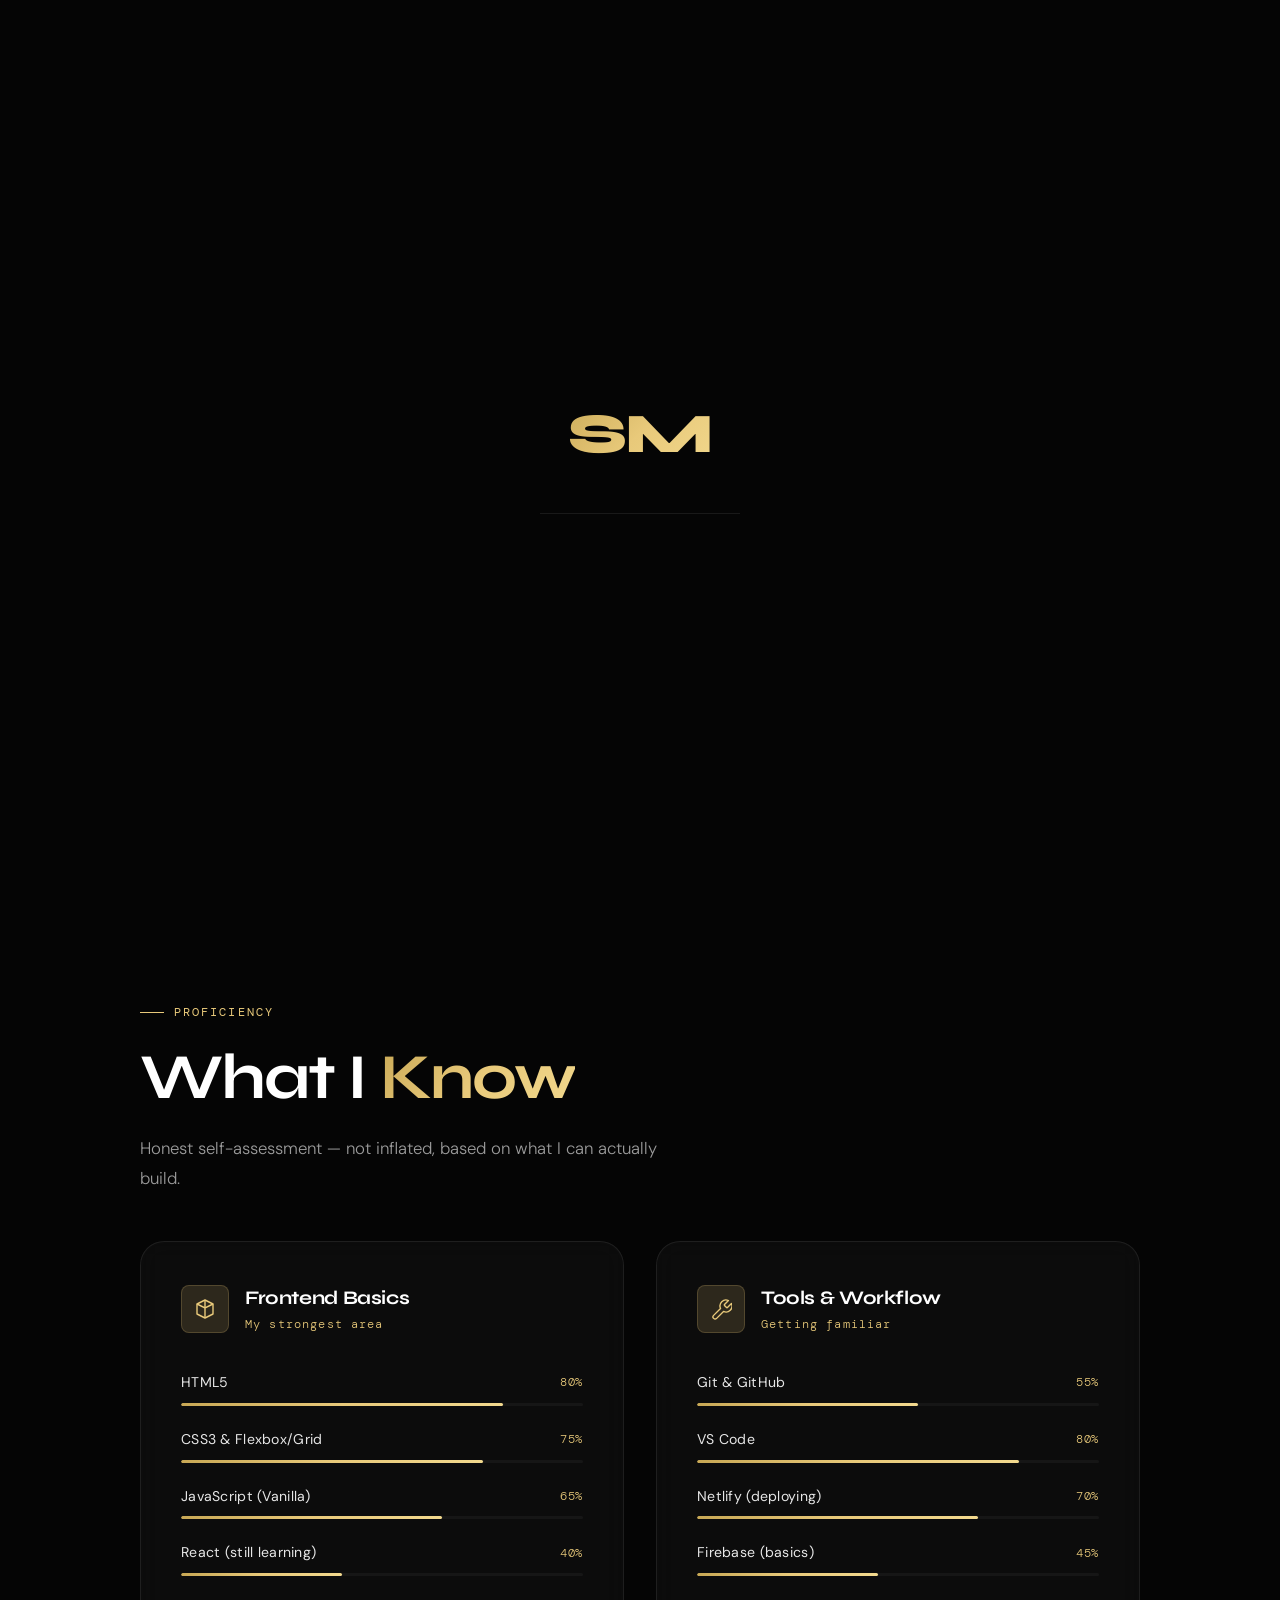
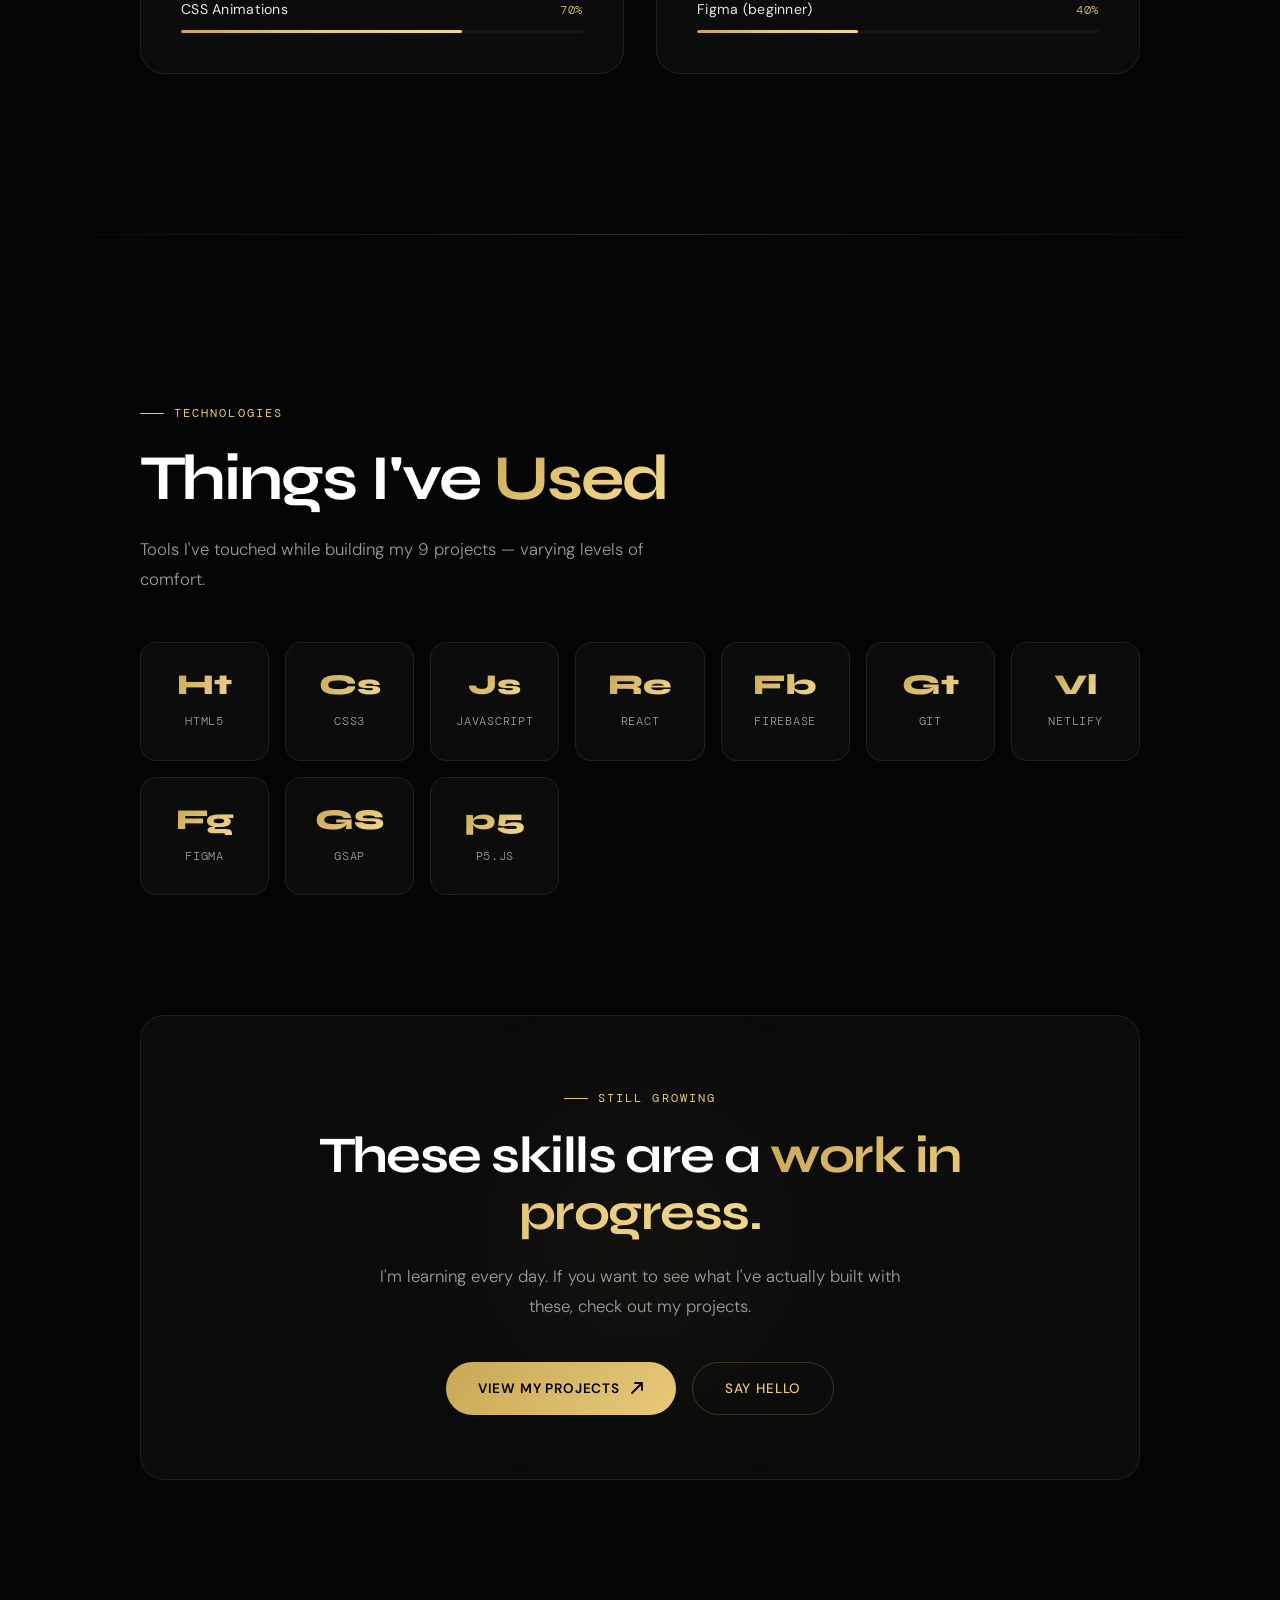
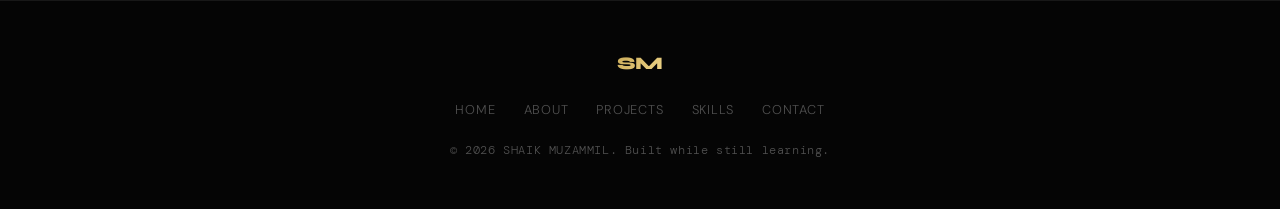
<file: skills.html>
<!DOCTYPE html>
<html lang="en">
<head>
  <link rel="icon" type="image/x-icon" href="favicon.png">
  <meta charset="UTF-8" />
  <meta name="viewport" content="width=device-width, initial-scale=1.0" />
  <title>Skills — SHAIK MUZAMMIL</title>
  <meta name="description" content="Technologies and tools I've been learning — SHAIK MUZAMMIL, student developer." />
  <link rel="stylesheet" href="css/style.css" />
  <link rel="stylesheet" href="css/animations.css" />
  <link rel="stylesheet" href="css/responsive.css" />
  <style>
    .skills-hero { padding-top: calc(var(--nav-height) + 100px); padding-bottom: 80px; }

    .skills-categories {
      display: grid;
      grid-template-columns: repeat(2, 1fr);
      gap: 32px;
    }

    .skills-category-card {
      padding: 40px;
      border-radius: var(--radius-lg);
    }

    .category-header {
      display: flex;
      align-items: center;
      gap: 16px;
      margin-bottom: 36px;
    }

    .category-icon {
      width: 48px;
      height: 48px;
      display: flex;
      align-items: center;
      justify-content: center;
      background: var(--gold-dim);
      border: 1px solid var(--glass-border-gold);
      border-radius: var(--radius-sm);
      color: var(--gold);
      flex-shrink: 0;
    }

    .category-name {
      font-family: var(--font-display);
      font-size: 1.2rem;
      font-weight: 700;
      letter-spacing: -0.02em;
      color: var(--white);
    }

    .category-count {
      font-family: var(--font-mono);
      font-size: 0.72rem;
      color: var(--gold);
      letter-spacing: 0.1em;
    }

    .skill-bar-item { margin-bottom: 22px; }
    .skill-bar-item:last-child { margin-bottom: 0; }

    .skill-bar-header {
      display: flex;
      justify-content: space-between;
      align-items: center;
      margin-bottom: 8px;
    }

    .skill-bar-name {
      font-size: 0.88rem;
      font-weight: 400;
      color: var(--white-90);
      letter-spacing: 0.02em;
    }

    .skill-bar-pct {
      font-family: var(--font-mono);
      font-size: 0.72rem;
      color: var(--gold);
      letter-spacing: 0.06em;
    }

    .skill-bar-track {
      height: 3px;
      background: var(--white-5);
      border-radius: 100px;
      overflow: hidden;
    }

    .skill-bar-fill {
      height: 100%;
      background: linear-gradient(90deg, var(--gold-dark), var(--gold), var(--gold-light));
      border-radius: 100px;
      width: 0;
      transition: width 1.4s cubic-bezier(0.4, 0, 0.2, 1);
    }

    .tech-icon-section { padding: 80px 0 120px; }

    .tech-icon-grid {
      display: grid;
      grid-template-columns: repeat(auto-fill, minmax(120px, 1fr));
      gap: 16px;
    }

    .tech-icon-card {
      display: flex;
      flex-direction: column;
      align-items: center;
      justify-content: center;
      gap: 12px;
      padding: 28px 16px;
      border-radius: var(--radius-md);
      text-align: center;
      cursor: default;
      transition: var(--transition);
    }

    .tech-icon-card:hover {
      border-color: var(--glass-border-gold);
      transform: translateY(-4px);
      box-shadow: 0 12px 32px rgba(0,0,0,0.3), 0 0 20px rgba(232,201,122,0.05);
    }

    .tech-icon-symbol {
      font-family: var(--font-display);
      font-size: 1.8rem;
      font-weight: 800;
      background: linear-gradient(135deg, var(--gold-dark), var(--gold-light));
      -webkit-background-clip: text;
      -webkit-text-fill-color: transparent;
      background-clip: text;
      line-height: 1;
    }

    .tech-icon-label {
      font-size: 0.72rem;
      color: var(--white-60);
      letter-spacing: 0.06em;
      text-transform: uppercase;
      font-family: var(--font-mono);
    }

    .stats-ribbon {
      display: grid;
      grid-template-columns: repeat(4, 1fr);
      gap: 1px;
      background: var(--glass-border);
      border-radius: var(--radius-lg);
      overflow: hidden;
      margin: 80px 0;
    }

    .ribbon-stat {
      padding: 40px 32px;
      background: var(--bg-secondary);
      text-align: center;
      position: relative;
    }

    .ribbon-stat::after {
      content: '';
      position: absolute;
      bottom: 0;
      left: 50%;
      transform: translateX(-50%);
      width: 40px;
      height: 2px;
      background: linear-gradient(90deg, transparent, var(--gold), transparent);
      opacity: 0;
      transition: var(--transition);
    }

    .ribbon-stat:hover::after { opacity: 1; }

    .ribbon-num {
      font-family: var(--font-display);
      font-size: 2.8rem;
      font-weight: 800;
      letter-spacing: -0.04em;
      line-height: 1;
      margin-bottom: 8px;
    }

    .ribbon-label {
      font-family: var(--font-mono);
      font-size: 0.7rem;
      color: var(--white-30);
      letter-spacing: 0.12em;
      text-transform: uppercase;
    }

    .learning-strip {
      display: flex;
      gap: 12px;
      flex-wrap: wrap;
      margin-top: 20px;
    }

    .learning-chip {
      display: inline-flex;
      align-items: center;
      gap: 8px;
      padding: 8px 16px;
      background: var(--glass-bg);
      border: 1px solid var(--glass-border);
      border-radius: 100px;
      font-size: 0.78rem;
      color: var(--white-60);
      transition: var(--transition);
    }

    .learning-chip:hover {
      border-color: var(--glass-border-gold);
      color: var(--white-90);
    }

    .learning-chip-dot {
      width: 6px;
      height: 6px;
      border-radius: 50%;
      background: var(--gold);
      animation: glowPulse 2s ease infinite;
    }

    @media (max-width: 1024px) {
      .skills-categories { grid-template-columns: 1fr; }
      .stats-ribbon { grid-template-columns: repeat(2, 1fr); }
    }
    @media (max-width: 600px) {
      .stats-ribbon { grid-template-columns: 1fr 1fr; }
      .tech-icon-grid { grid-template-columns: repeat(auto-fill, minmax(90px, 1fr)); }
      .skills-category-card { padding: 28px 24px; }
    }
  </style>
</head>
<body>

  <div id="loader">
    <div class="loader-logo">SM</div>
    <div class="loader-bar"></div>
  </div>

  <div class="cursor"></div>
  <div class="cursor-follower"></div>

  <nav class="nav">
    <a href="index.html" class="nav-logo">SHAIK MUZAMMIL</a>
    <ul class="nav-links">
      <li><a href="index.html">Home</a></li>
      <li><a href="about.html">About</a></li>
      <li><a href="projects.html">Projects</a></li>
      <li><a href="skills.html" class="active">Skills</a></li>
      <li><a href="contact.html">Contact</a></li>
    </ul>
    <a href="contact.html" class="nav-cta">
      <span>Say Hello</span>
      <svg width="12" height="12" viewBox="0 0 12 12" fill="none"><path d="M2 10L10 2M10 2H4M10 2V8" stroke="currentColor" stroke-width="1.5" stroke-linecap="round"/></svg>
    </a>
    <button class="hamburger" aria-label="Menu">
      <span></span><span></span><span></span>
    </button>
  </nav>

  <div class="mobile-menu">
    <a href="index.html">Home</a>
    <a href="about.html">About</a>
    <a href="projects.html">Projects</a>
    <a href="skills.html">Skills</a>
    <a href="contact.html">Contact</a>
  </div>

  <!-- PAGE HERO -->
  <section class="page-hero skills-hero" style="position:relative;overflow:hidden;text-align:center;">
    <div class="ambient-orb" style="width:600px;height:600px;background:radial-gradient(circle,rgba(232,201,122,0.07),transparent 70%);top:-20%;left:50%;transform:translateX(-50%);"></div>
    <div class="container">
      <div class="section-label" style="justify-content:center;">What I Know So Far</div>
      <h1 class="section-title" style="font-size:clamp(3rem,7vw,5.5rem);">Skills &amp; <span class="text-gold">Tools</span></h1>
      <p class="section-subtitle" style="margin:0 auto;text-align:center;">About a year of self-teaching — here's what I've picked up and what I'm actively working on.</p>

      <div style="margin-top:36px;display:flex;flex-direction:column;align-items:center;gap:12px;">
        <p style="font-family:var(--font-mono);font-size:0.72rem;color:var(--white-30);letter-spacing:0.12em;text-transform:uppercase;">Currently Learning</p>
        <div class="learning-strip" style="justify-content:center;">
          <div class="learning-chip"><div class="learning-chip-dot"></div>React (getting better)</div>
          <div class="learning-chip"><div class="learning-chip-dot"></div>TypeScript basics</div>
          <div class="learning-chip"><div class="learning-chip-dot"></div>Data Structures</div>
          <div class="learning-chip"><div class="learning-chip-dot"></div>Git &amp; GitHub</div>
        </div>
      </div>
    </div>
  </section>

  <div class="divider" style="margin:0;"></div>

  <!-- STATS RIBBON -->
  <div class="container">
    <div class="stats-ribbon reveal">
      <div class="ribbon-stat">
        <div class="ribbon-num text-gold" data-count="9">0</div>
        <div class="ribbon-label">Projects</div>
      </div>
      <div class="ribbon-stat">
        <div class="ribbon-num text-gold" style="font-size:1.8rem;padding-top:0.4rem;">HTML CSS JS</div>
        <div class="ribbon-label">Core Stack</div>
      </div>
      <div class="ribbon-stat">
        <div class="ribbon-num text-gold" data-count="1">0</div>
        <div class="ribbon-label">Year Active</div>
      </div>
      <div class="ribbon-stat">
        <div class="ribbon-num text-gold" style="font-size:1.8rem;padding-top:0.4rem;">Self-taught</div>
        <div class="ribbon-label">Learning Style</div>
      </div>
    </div>
  </div>

  <!-- SKILLS CATEGORIES -->
  <section style="padding:60px 0 80px;">
    <div class="container">
      <div class="section-header reveal" style="margin-bottom:48px;">
        <div class="section-label">Proficiency</div>
        <h2 class="section-title">What I <span class="text-gold">Know</span></h2>
        <p class="section-subtitle">Honest self-assessment — not inflated, based on what I can actually build.</p>
      </div>

      <div class="skills-categories">
        <!-- Frontend -->
        <div class="skills-category-card glass-card shimmer-card reveal reveal-delay-1">
          <div class="category-header">
            <div class="category-icon">
              <svg width="22" height="22" viewBox="0 0 22 22" fill="none"><path d="M3 6l8-4 8 4v10l-8 4-8-4V6Z" stroke="currentColor" stroke-width="1.4" stroke-linejoin="round"/><path d="M11 2v18M3 6l8 4 8-4" stroke="currentColor" stroke-width="1.4"/></svg>
            </div>
            <div>
              <div class="category-name">Frontend Basics</div>
              <div class="category-count">My strongest area</div>
            </div>
          </div>
          <div class="skill-bar-item">
            <div class="skill-bar-header"><span class="skill-bar-name">HTML5</span><span class="skill-bar-pct">80%</span></div>
            <div class="skill-bar-track"><div class="skill-bar-fill" style="--skill-width:80%"></div></div>
          </div>
          <div class="skill-bar-item">
            <div class="skill-bar-header"><span class="skill-bar-name">CSS3 &amp; Flexbox/Grid</span><span class="skill-bar-pct">75%</span></div>
            <div class="skill-bar-track"><div class="skill-bar-fill" style="--skill-width:75%"></div></div>
          </div>
          <div class="skill-bar-item">
            <div class="skill-bar-header"><span class="skill-bar-name">JavaScript (Vanilla)</span><span class="skill-bar-pct">65%</span></div>
            <div class="skill-bar-track"><div class="skill-bar-fill" style="--skill-width:65%"></div></div>
          </div>
          <div class="skill-bar-item">
            <div class="skill-bar-header"><span class="skill-bar-name">React (still learning)</span><span class="skill-bar-pct">40%</span></div>
            <div class="skill-bar-track"><div class="skill-bar-fill" style="--skill-width:40%"></div></div>
          </div>
          <div class="skill-bar-item">
            <div class="skill-bar-header"><span class="skill-bar-name">CSS Animations</span><span class="skill-bar-pct">70%</span></div>
            <div class="skill-bar-track"><div class="skill-bar-fill" style="--skill-width:70%"></div></div>
          </div>
        </div>

        <!-- Tools -->
        <div class="skills-category-card glass-card shimmer-card reveal reveal-delay-2">
          <div class="category-header">
            <div class="category-icon">
              <svg width="22" height="22" viewBox="0 0 22 22" fill="none"><path d="M14.7 6.3a1 1 0 0 0 0 1.4l1.6 1.6a1 1 0 0 0 1.4 0l3.77-3.77a6 6 0 0 1-7.94 7.94l-6.91 6.91a2.12 2.12 0 0 1-3-3l6.91-6.91a6 6 0 0 1 7.94-7.94l-3.76 3.76z" stroke="currentColor" stroke-width="1.4" stroke-linecap="round" stroke-linejoin="round"/></svg>
            </div>
            <div>
              <div class="category-name">Tools &amp; Workflow</div>
              <div class="category-count">Getting familiar</div>
            </div>
          </div>
          <div class="skill-bar-item">
            <div class="skill-bar-header"><span class="skill-bar-name">Git &amp; GitHub</span><span class="skill-bar-pct">55%</span></div>
            <div class="skill-bar-track"><div class="skill-bar-fill" style="--skill-width:55%"></div></div>
          </div>
          <div class="skill-bar-item">
            <div class="skill-bar-header"><span class="skill-bar-name">VS Code</span><span class="skill-bar-pct">80%</span></div>
            <div class="skill-bar-track"><div class="skill-bar-fill" style="--skill-width:80%"></div></div>
          </div>
          <div class="skill-bar-item">
            <div class="skill-bar-header"><span class="skill-bar-name">Netlify (deploying)</span><span class="skill-bar-pct">70%</span></div>
            <div class="skill-bar-track"><div class="skill-bar-fill" style="--skill-width:70%"></div></div>
          </div>
          <div class="skill-bar-item">
            <div class="skill-bar-header"><span class="skill-bar-name">Firebase (basics)</span><span class="skill-bar-pct">45%</span></div>
            <div class="skill-bar-track"><div class="skill-bar-fill" style="--skill-width:45%"></div></div>
          </div>
          <div class="skill-bar-item">
            <div class="skill-bar-header"><span class="skill-bar-name">Figma (beginner)</span><span class="skill-bar-pct">40%</span></div>
            <div class="skill-bar-track"><div class="skill-bar-fill" style="--skill-width:40%"></div></div>
          </div>
        </div>
      </div>
    </div>
  </section>

  <div class="divider"></div>

  <!-- TECH ICON GRID -->
  <section class="tech-icon-section">
    <div class="container">
      <div class="section-header reveal" style="margin-bottom:48px;">
        <div class="section-label">Technologies</div>
        <h2 class="section-title">Things I've <span class="text-gold">Used</span></h2>
        <p class="section-subtitle">Tools I've touched while building my 9 projects — varying levels of comfort.</p>
      </div>
      <div class="tech-icon-grid">
        <div class="tech-icon-card glass-card reveal reveal-delay-1"><div class="tech-icon-symbol">Ht</div><div class="tech-icon-label">HTML5</div></div>
        <div class="tech-icon-card glass-card reveal reveal-delay-1"><div class="tech-icon-symbol">Cs</div><div class="tech-icon-label">CSS3</div></div>
        <div class="tech-icon-card glass-card reveal reveal-delay-2"><div class="tech-icon-symbol">Js</div><div class="tech-icon-label">JavaScript</div></div>
        <div class="tech-icon-card glass-card reveal reveal-delay-2"><div class="tech-icon-symbol">Re</div><div class="tech-icon-label">React</div></div>
        <div class="tech-icon-card glass-card reveal reveal-delay-3"><div class="tech-icon-symbol">Fb</div><div class="tech-icon-label">Firebase</div></div>
        <div class="tech-icon-card glass-card reveal reveal-delay-3"><div class="tech-icon-symbol">Gt</div><div class="tech-icon-label">Git</div></div>
        <div class="tech-icon-card glass-card reveal reveal-delay-1"><div class="tech-icon-symbol">Vl</div><div class="tech-icon-label">Netlify</div></div>
        <div class="tech-icon-card glass-card reveal reveal-delay-2"><div class="tech-icon-symbol">Fg</div><div class="tech-icon-label">Figma</div></div>
        <div class="tech-icon-card glass-card reveal reveal-delay-3"><div class="tech-icon-symbol">GS</div><div class="tech-icon-label">GSAP</div></div>
        <div class="tech-icon-card glass-card reveal reveal-delay-1"><div class="tech-icon-symbol">p5</div><div class="tech-icon-label">p5.js</div></div>
      </div>
    </div>
  </section>

  <!-- CTA STRIP -->
  <section style="padding:0 0 120px;">
    <div class="container">
      <div class="glass-card shimmer-card reveal" style="padding:64px;text-align:center;position:relative;overflow:hidden;">
        <div class="ambient-orb" style="width:400px;height:400px;background:radial-gradient(circle,rgba(232,201,122,0.06),transparent 70%);top:50%;left:50%;transform:translate(-50%,-50%);"></div>
        <div class="section-label" style="justify-content:center;">Still Growing</div>
        <h2 class="section-title" style="font-size:clamp(2rem,4vw,3.2rem);">These skills are a <span class="text-gold">work in progress.</span></h2>
        <p class="section-subtitle" style="margin:0 auto 40px;text-align:center;">I'm learning every day. If you want to see what I've actually built with these, check out my projects.</p>
        <div style="display:flex;gap:16px;justify-content:center;flex-wrap:wrap;">
          <a href="projects.html" class="btn-primary magnetic"><span>View My Projects</span>
            <svg width="14" height="14" viewBox="0 0 14 14" fill="none"><path d="M2 12L12 2M12 2H5M12 2V9" stroke="currentColor" stroke-width="1.8" stroke-linecap="round"/></svg>
          </a>
          <a href="contact.html" class="btn-outline magnetic"><span>Say Hello</span></a>
        </div>
      </div>
    </div>
  </section>

  <!-- FOOTER -->
  <footer>
    <div class="container">
      <div class="footer-inner">
        <div class="footer-logo">SM</div>
        <nav class="footer-links">
          <a href="index.html">Home</a>
          <a href="about.html">About</a>
          <a href="projects.html">Projects</a>
          <a href="skills.html">Skills</a>
          <a href="contact.html">Contact</a>
        </nav>
        <p class="footer-copy">© 2026 SHAIK MUZAMMIL. Built while still learning.</p>
      </div>
    </div>
  </footer>

  <button class="back-to-top" aria-label="Back to top">↑</button>
  <div class="page-transition-overlay"></div>

  <script src="js/main.js"></script>
  <script src="js/navigation.js"></script>
  <script src="js/animations.js"></script>
  <script>
    document.addEventListener('DOMContentLoaded', () => {
      const fills = document.querySelectorAll('.skill-bar-fill');
      const observer = new IntersectionObserver((entries) => {
        entries.forEach(entry => {
          if (entry.isIntersecting) {
            const target = entry.target;
            const skillWidth = target.style.getPropertyValue('--skill-width') ||
                               getComputedStyle(target).getPropertyValue('--skill-width').trim();
            if (skillWidth) {
              requestAnimationFrame(() => { target.style.width = skillWidth; });
            }
            observer.unobserve(target);
          }
        });
      }, { threshold: 0.2 });
      fills.forEach(f => observer.observe(f));
    });
  </script>
</body>
</html>
</file>
<file: css/style.css>
/* ===== IMPORTS ===== */
@import url('https://fonts.googleapis.com/css2?family=Syne:wght@400;500;600;700;800&family=DM+Sans:ital,opsz,wght@0,9..40,300;0,9..40,400;0,9..40,500;1,9..40,300&family=DM+Mono:wght@300;400;500&display=swap');

/* ===== CSS VARIABLES ===== */
:root {
  --bg-primary: #050505;
  --bg-secondary: #0a0a0a;
  --bg-tertiary: #0f0f0f;
  --gold: #E8C97A;
  --gold-light: #F2D98E;
  --gold-dark: #C8A855;
  --gold-dim: rgba(232, 201, 122, 0.15);
  --gold-glow: rgba(232, 201, 122, 0.4);
  --white: #FFFFFF;
  --white-90: rgba(255,255,255,0.9);
  --white-60: rgba(255,255,255,0.6);
  --white-30: rgba(255,255,255,0.3);
  --white-10: rgba(255,255,255,0.08);
  --white-5: rgba(255,255,255,0.04);
  --glass-bg: rgba(255,255,255,0.03);
  --glass-border: rgba(255,255,255,0.08);
  --glass-border-gold: rgba(232,201,122,0.2);
  --font-display: 'Syne', sans-serif;
  --font-body: 'DM Sans', sans-serif;
  --font-mono: 'DM Mono', monospace;
  --nav-height: 70px;
  --max-width: 1280px;
  --radius-sm: 8px;
  --radius-md: 16px;
  --radius-lg: 24px;
  --radius-xl: 32px;
  --transition: 0.3s cubic-bezier(0.4, 0, 0.2, 1);
  --transition-slow: 0.6s cubic-bezier(0.4, 0, 0.2, 1);
}

/* ===== RESET & BASE ===== */
*, *::before, *::after { margin: 0; padding: 0; box-sizing: border-box; }

html {
  scroll-behavior: smooth;
  font-size: 16px;
  -webkit-font-smoothing: antialiased;
}

body {
  background-color: var(--bg-primary);
  color: var(--white);
  font-family: var(--font-body);
  font-weight: 300;
  line-height: 1.7;
  overflow-x: hidden;
  cursor: none;
}

a { text-decoration: none; color: inherit; }
img { display: block; max-width: 100%; }
button { cursor: none; border: none; background: none; font-family: var(--font-body); }
ul { list-style: none; }

/* ===== CUSTOM CURSOR ===== */
.cursor {
  position: fixed;
  width: 10px;
  height: 10px;
  background: var(--gold);
  border-radius: 50%;
  pointer-events: none;
  z-index: 9999;
  transition: transform 0.1s ease;
  transform: translate(-50%, -50%);
}

.cursor-follower {
  position: fixed;
  width: 36px;
  height: 36px;
  border: 1px solid rgba(232,201,122,0.5);
  border-radius: 50%;
  pointer-events: none;
  z-index: 9998;
  transition: transform 0.15s ease, width 0.3s ease, height 0.3s ease, opacity 0.3s ease;
  transform: translate(-50%, -50%);
}

.cursor-follower.hovering {
  width: 56px;
  height: 56px;
  border-color: var(--gold);
  background: var(--gold-dim);
}

/* ===== NOISE TEXTURE OVERLAY ===== */
body::before {
  content: '';
  position: fixed;
  inset: 0;
  background-image: url("data:image/svg+xml,%3Csvg viewBox='0 0 256 256' xmlns='http://www.w3.org/2000/svg'%3E%3Cfilter id='noise'%3E%3CfeTurbulence type='fractalNoise' baseFrequency='0.9' numOctaves='4' stitchTiles='stitch'/%3E%3C/filter%3E%3Crect width='100%25' height='100%25' filter='url(%23noise)' opacity='0.025'/%3E%3C/svg%3E");
  opacity: 0.4;
  pointer-events: none;
  z-index: 1;
}

/* ===== LOADING SCREEN ===== */
#loader {
  position: fixed;
  inset: 0;
  background: var(--bg-primary);
  z-index: 10000;
  display: flex;
  align-items: center;
  justify-content: center;
  flex-direction: column;
  gap: 32px;
  transition: opacity 0.8s ease, visibility 0.8s ease;
}

#loader.hidden { opacity: 0; visibility: hidden; pointer-events: none; }

.loader-logo {
  font-family: var(--font-display);
  font-size: clamp(2rem, 5vw, 3.5rem);
  font-weight: 800;
  letter-spacing: -0.02em;
  background: linear-gradient(135deg, var(--gold-dark), var(--gold), var(--gold-light));
  -webkit-background-clip: text;
  -webkit-text-fill-color: transparent;
  background-clip: text;
}

.loader-bar {
  width: 200px;
  height: 1px;
  background: var(--white-10);
  position: relative;
  overflow: hidden;
}

.loader-bar::after {
  content: '';
  position: absolute;
  left: -100%;
  top: 0;
  width: 100%;
  height: 100%;
  background: linear-gradient(90deg, transparent, var(--gold), transparent);
  animation: loaderSweep 1.4s ease forwards;
}

@keyframes loaderSweep {
  to { left: 100%; }
}

/* ===== NAVIGATION ===== */
.nav {
  position: fixed;
  top: 20px;
  left: 50%;
  transform: translateX(-50%);
  width: calc(100% - 48px);
  max-width: 1100px;
  height: var(--nav-height);
  display: flex;
  align-items: center;
  justify-content: space-between;
  padding: 0 32px;
  background: rgba(10, 10, 10, 0.7);
  backdrop-filter: blur(24px);
  -webkit-backdrop-filter: blur(24px);
  border: 1px solid var(--glass-border);
  border-radius: 100px;
  z-index: 1000;
  transition: var(--transition);
}

.nav.scrolled {
  background: rgba(5,5,5,0.9);
  border-color: var(--glass-border-gold);
  box-shadow: 0 8px 40px rgba(0,0,0,0.5), 0 0 0 1px rgba(232,201,122,0.05);
}

.nav-logo {
  font-family: var(--font-display);
  font-size: 1.25rem;
  font-weight: 800;
  letter-spacing: -0.02em;
  background: linear-gradient(135deg, var(--gold-dark), var(--gold-light));
  -webkit-background-clip: text;
  -webkit-text-fill-color: transparent;
  background-clip: text;
}

.nav-links {
  display: flex;
  align-items: center;
  gap: 36px;
}

.nav-links a {
  font-size: 0.85rem;
  font-weight: 400;
  color: var(--white-60);
  letter-spacing: 0.06em;
  text-transform: uppercase;
  transition: var(--transition);
  position: relative;
}

.nav-links a::after {
  content: '';
  position: absolute;
  bottom: -4px;
  left: 0;
  width: 0;
  height: 1px;
  background: var(--gold);
  transition: var(--transition);
}

.nav-links a:hover, .nav-links a.active {
  color: var(--gold);
}

.nav-links a:hover::after, .nav-links a.active::after { width: 100%; }

.nav-cta {
  display: flex;
  align-items: center;
  gap: 8px;
  padding: 10px 22px;
  background: var(--gold-dim);
  border: 1px solid var(--glass-border-gold);
  border-radius: 100px;
  font-size: 0.8rem;
  font-weight: 500;
  color: var(--gold) !important;
  letter-spacing: 0.06em;
  text-transform: uppercase;
  transition: var(--transition);
}

.nav-cta:hover {
  background: rgba(232,201,122,0.25) !important;
  box-shadow: 0 0 20px rgba(232,201,122,0.2);
  color: var(--gold) !important;
}

.nav-cta::after { display: none !important; }

.hamburger {
  display: none;
  flex-direction: column;
  gap: 5px;
  cursor: none;
  padding: 4px;
}

.hamburger span {
  display: block;
  width: 22px;
  height: 1.5px;
  background: var(--white-60);
  transition: var(--transition);
}

.hamburger.open span:nth-child(1) { transform: translateY(6.5px) rotate(45deg); }
.hamburger.open span:nth-child(2) { opacity: 0; transform: scaleX(0); }
.hamburger.open span:nth-child(3) { transform: translateY(-6.5px) rotate(-45deg); }

.mobile-menu {
  display: none;
  position: fixed;
  inset: 0;
  background: rgba(5,5,5,0.97);
  backdrop-filter: blur(32px);
  z-index: 999;
  align-items: center;
  justify-content: center;
  flex-direction: column;
  gap: 36px;
}

.mobile-menu.open { display: flex; }

.mobile-menu a {
  font-family: var(--font-display);
  font-size: clamp(2rem, 6vw, 3.5rem);
  font-weight: 700;
  color: var(--white-60);
  letter-spacing: -0.02em;
  transition: var(--transition);
}

.mobile-menu a:hover { color: var(--gold); }

/* ===== SECTION BASE ===== */
section, .page-section { position: relative; z-index: 2; }

.container {
  max-width: var(--max-width);
  margin: 0 auto;
  padding: 0 50px;
}

.section-label {
  display: inline-flex;
  align-items: center;
  gap: 10px;
  font-family: var(--font-mono);
  font-size: 0.72rem;
  font-weight: 400;
  color: var(--gold);
  letter-spacing: 0.18em;
  text-transform: uppercase;
  margin-bottom: 20px;
}

.section-label::before {
  content: '';
  display: block;
  width: 24px;
  height: 1px;
  background: var(--gold);
}

.section-title {
  font-family: var(--font-display);
  font-size: clamp(2.4rem, 5vw, 4rem);
  font-weight: 700;
  line-height: 1.1;
  letter-spacing: -0.03em;
  color: var(--white);
  margin-bottom: 20px;
}

.section-subtitle {
  font-size: 1.05rem;
  color: var(--white-60);
  font-weight: 300;
  max-width: 520px;
  line-height: 1.8;
}

/* ===== GLASS CARD ===== */
.glass-card {
  background: var(--glass-bg);
  border: 1px solid var(--glass-border);
  border-radius: var(--radius-lg);
  backdrop-filter: blur(12px);
  -webkit-backdrop-filter: blur(12px);
  transition: var(--transition);
}

.glass-card:hover {
  border-color: var(--glass-border-gold);
  box-shadow: 0 8px 40px rgba(0,0,0,0.4), 0 0 0 1px rgba(232,201,122,0.05), inset 0 1px 0 rgba(255,255,255,0.05);
}

/* ===== BUTTONS ===== */
.btn-primary {
  display: inline-flex;
  align-items: center;
  gap: 10px;
  padding: 14px 32px;
  background: linear-gradient(135deg, var(--gold-dark), var(--gold));
  border-radius: 100px;
  font-size: 0.85rem;
  font-weight: 600;
  color: #000;
  letter-spacing: 0.06em;
  text-transform: uppercase;
  transition: var(--transition);
  position: relative;
  overflow: hidden;
}

.btn-primary::before {
  content: '';
  position: absolute;
  inset: 0;
  background: linear-gradient(135deg, var(--gold), var(--gold-light));
  opacity: 0;
  transition: var(--transition);
}

.btn-primary:hover { transform: translateY(-2px); box-shadow: 0 12px 32px rgba(232,201,122,0.35); }
.btn-primary:hover::before { opacity: 1; }
.btn-primary span { position: relative; z-index: 1; }

.btn-outline {
  display: inline-flex;
  align-items: center;
  gap: 10px;
  padding: 14px 32px;
  border: 1px solid var(--glass-border-gold);
  border-radius: 100px;
  font-size: 0.85rem;
  font-weight: 500;
  color: var(--gold);
  letter-spacing: 0.06em;
  text-transform: uppercase;
  transition: var(--transition);
  background: transparent;
}

.btn-outline:hover {
  background: var(--gold-dim);
  box-shadow: 0 0 24px rgba(232,201,122,0.15);
  transform: translateY(-2px);
}

/* ===== GOLD TEXT ===== */
.text-gold {
  background: linear-gradient(135deg, var(--gold-dark), var(--gold), var(--gold-light));
  -webkit-background-clip: text;
  -webkit-text-fill-color: transparent;
  background-clip: text;
}

/* ===== DIVIDER ===== */
.divider {
  width: 100%;
  height: 1px;
  background: linear-gradient(90deg, transparent, var(--glass-border-gold), transparent);
  margin: 80px 0;
}

/* ===== PAGE HERO ===== */
.page-hero {
  padding-top: calc(var(--nav-height) + 100px);
  padding-bottom: 80px;
  text-align: center;
}

/* ===== BACK TO TOP ===== */
.back-to-top {
  position: fixed;
  bottom: 36px;
  right: 36px;
  width: 44px;
  height: 44px;
  display: flex;
  align-items: center;
  justify-content: center;
  background: var(--gold-dim);
  border: 1px solid var(--glass-border-gold);
  border-radius: 50%;
  color: var(--gold);
  font-size: 1.2rem;
  z-index: 100;
  opacity: 0;
  visibility: hidden;
  transform: translateY(12px);
  transition: var(--transition);
}

.back-to-top.visible {
  opacity: 1;
  visibility: visible;
  transform: translateY(0);
}

.back-to-top:hover {
  background: rgba(232,201,122,0.2);
  box-shadow: 0 0 24px rgba(232,201,122,0.25);
}

/* ===== FOOTER ===== */
footer {
  position: relative;
  z-index: 2;
  padding: 48px 0;
  border-top: 1px solid var(--glass-border);
  text-align: center;
}

.footer-inner {
  display: flex;
  flex-direction: column;
  align-items: center;
  gap: 20px;
}

.footer-logo {
  font-family: var(--font-display);
  font-size: 1.1rem;
  font-weight: 800;
  letter-spacing: -0.02em;
  background: linear-gradient(135deg, var(--gold-dark), var(--gold-light));
  -webkit-background-clip: text;
  -webkit-text-fill-color: transparent;
  background-clip: text;
}

.footer-links {
  display: flex;
  gap: 28px;
}

.footer-links a {
  font-size: 0.8rem;
  color: var(--white-30);
  letter-spacing: 0.06em;
  text-transform: uppercase;
  transition: var(--transition);
}

.footer-links a:hover { color: var(--gold); }

.footer-copy {
  font-family: var(--font-mono);
  font-size: 0.75rem;
  color: var(--white-30);
  letter-spacing: 0.05em;
}

/* ===== SCROLL REVEAL ===== */
.reveal {
  opacity: 0;
  transform: translateY(32px);
  transition: opacity 0.7s ease, transform 0.7s ease;
}

.reveal.visible {
  opacity: 1;
  transform: translateY(0);
}

.reveal-delay-1 { transition-delay: 0.1s; }
.reveal-delay-2 { transition-delay: 0.2s; }
.reveal-delay-3 { transition-delay: 0.3s; }
.reveal-delay-4 { transition-delay: 0.4s; }
.reveal-delay-5 { transition-delay: 0.5s; }

/* ===== AMBIENT GLOW BG ===== */
.ambient-orb {
  position: absolute;
  border-radius: 50%;
  filter: blur(80px);
  pointer-events: none;
  z-index: 0;
}

.stat-number {
  display: flex;
  justify-content: center;
  align-items: baseline;
  gap: 4px;
}

.stat-value {
  font-size: 2.6rem;
  font-weight: 700;
}

.stat-suffix {
  font-size: 1.2rem;
  color: var(--gold);
}

.hero-stats {
  display: grid;
  grid-template-columns: repeat(4, 1fr);
  gap: 24px;
  margin-top: 40px;
}

.stat-item {
  padding: 28px 32px;   /* bigger breathing room */
  border-radius: var(--radius-lg);

  display: flex;
  flex-direction: column;
  justify-content: center;
  align-items: flex-start; /* left-align text */

  min-height: 110px; /* prevents cramped height */
}

.stat-label {
  margin-top: 6px;
  font-size: 0.9rem;
  color: var(--white-60);

  line-height: 1.4;
  text-align: left;

  padding-left: 3px; /* keeps text away from curve */
}

.stat-number {
  display: flex;
  align-items: baseline;
  justify-content: flex-start; /* align with label */

  gap: 6px;

  font-size: 2.6rem;
  font-weight: 700;
}

.hero-stats {
  display: grid;
  grid-template-columns: repeat(4, 1fr);

  gap: 28px;
  margin-top: 48px;
}

.stat-item:hover {
  border-color: var(--glass-border-gold);

  transform: translateY(-3px);

  box-shadow:
    0 12px 32px rgba(0,0,0,0.4),
    0 0 0 1px rgba(232,201,122,0.08);
}

/* ===== SERVICES GRID ===== */
.services-grid {
  display: grid;
  grid-template-columns: repeat(4, 1fr);
  gap: 24px;
}

.service-card {
  padding: 32px 28px;
  border-radius: var(--radius-lg);
  transition: var(--transition);
}

.service-card:hover {
  transform: translateY(-4px);
  border-color: var(--glass-border-gold);
  box-shadow: 0 16px 40px rgba(0,0,0,0.3), 0 0 0 1px rgba(232,201,122,0.06);
}

.service-icon {
  width: 48px;
  height: 48px;
  display: flex;
  align-items: center;
  justify-content: center;
  background: var(--gold-dim);
  border: 1px solid var(--glass-border-gold);
  border-radius: var(--radius-sm);
  color: var(--gold);
  margin-bottom: 20px;
}

.service-title {
  font-family: var(--font-display);
  font-size: 1rem;
  font-weight: 700;
  letter-spacing: -0.01em;
  color: var(--white);
  margin-bottom: 10px;
}

.service-desc {
  font-size: 0.875rem;
  color: var(--white-60);
  line-height: 1.7;
}

/* ===== ABOUT GRID ===== */
.about-grid {
  display: grid;
  grid-template-columns: 420px 1fr;
  gap: 80px;
  align-items: start;
}

.about-stats {
  display: grid;
  grid-template-columns: repeat(2, 1fr);
  gap: 16px;
  margin-top: 24px;
}

.about-stat-card {
  padding: 20px 24px;
  border-radius: var(--radius-md);
  text-align: center;
}

.about-stat-num {
  font-family: var(--font-display);
  font-size: 2rem;
  font-weight: 800;
  letter-spacing: -0.04em;
  line-height: 1;
  margin-bottom: 6px;
}

.about-stat-label {
  font-family: var(--font-mono);
  font-size: 0.68rem;
  color: var(--white-30);
  letter-spacing: 0.1em;
  text-transform: uppercase;
}

.bio-paragraphs p {
  color: var(--white-60);
  font-size: 1rem;
  line-height: 1.85;
  margin-bottom: 20px;
}

.bio-paragraphs p:last-child { margin-bottom: 0; }

/* ===== VALUES GRID ===== */
.values-grid {
  display: grid;
  grid-template-columns: repeat(3, 1fr);
  gap: 24px;
}

.value-card {
  padding: 40px 36px;
  border-radius: var(--radius-lg);
}

.value-number {
  font-family: var(--font-display);
  font-size: 3rem;
  font-weight: 800;
  letter-spacing: -0.04em;
  line-height: 1;
  margin-bottom: 20px;
  opacity: 0.6;
}

.value-title {
  font-family: var(--font-display);
  font-size: 1.1rem;
  font-weight: 700;
  letter-spacing: -0.02em;
  color: var(--white);
  margin-bottom: 12px;
}

.value-desc {
  font-size: 0.9rem;
  color: var(--white-60);
  line-height: 1.75;
}

/* ===== FEATURED GRID ===== */
.featured-grid {
  display: grid;
  grid-template-columns: repeat(3, 1fr);
  gap: 28px;
}

.featured-card {
  border-radius: var(--radius-lg);
  overflow: hidden;
  transition: var(--transition);
}

.featured-card:hover {
  transform: translateY(-6px);
  box-shadow: 0 24px 60px rgba(0,0,0,0.5), 0 0 0 1px rgba(232,201,122,0.1);
}

.featured-card-overlay {
  position: absolute;
  inset: 0;
  background: linear-gradient(to bottom, transparent 40%, rgba(5,5,5,0.9));
  opacity: 0;
  transition: opacity 0.4s ease;
  display: flex;
  align-items: flex-end;
  padding: 24px 28px;
}

.featured-card:hover .featured-card-overlay { opacity: 1; }

.overlay-link {
  color: var(--gold);
  font-size: 0.9rem;
  font-weight: 500;
  letter-spacing: 0.04em;
  transition: var(--transition);
}

.overlay-link:hover { opacity: 0.8; }

/* ===== PROJECT CARDS ===== */
.projects-grid {
  display: grid;
  grid-template-columns: repeat(3, 1fr);
  gap: 28px;
}

.project-card {
  border-radius: var(--radius-lg);
  overflow: hidden;
}

.project-card-img {
  position: relative;
}

/* ===== FILTER BAR ===== */
.filter-btn {
  padding: 10px 22px;
  border-radius: 100px;
  border: 1px solid var(--glass-border);
  background: transparent;
  color: var(--white-60);
  font-family: var(--font-mono);
  font-size: 0.75rem;
  letter-spacing: 0.1em;
  text-transform: uppercase;
  cursor: none;
}

.filter-btn:hover,
.filter-btn.active {
  background: var(--gold-dim);
  border-color: var(--glass-border-gold);
  color: var(--gold);
}

/* ===== TECH TAGS ===== */
.tech-tags {
  display: flex;
  flex-wrap: wrap;
  gap: 8px;
  margin-top: 14px;
}

.tech-tag {
  padding: 4px 12px;
  background: var(--white-5);
  border: 1px solid var(--glass-border);
  border-radius: 100px;
  font-family: var(--font-mono);
  font-size: 0.68rem;
  color: var(--white-60);
  letter-spacing: 0.08em;
  text-transform: uppercase;
}

/* ===== PROJECT META ===== */
.project-category {
  font-family: var(--font-mono);
  font-size: 0.68rem;
  color: var(--gold);
  letter-spacing: 0.1em;
  text-transform: uppercase;
}

.project-year {
  font-family: var(--font-mono);
  font-size: 0.68rem;
  color: var(--white-30);
  letter-spacing: 0.06em;
}

/* ===== TIMELINE ===== */
.timeline-list {
  position: relative;
  display: flex;
  flex-direction: column;
  gap: 40px;
  padding-left: 32px;
}

.timeline-line {
  position: absolute;
  left: calc(50% - 1px);
  top: 0;
  bottom: 0;
  width: 1px;
  background: linear-gradient(to bottom, transparent, var(--glass-border-gold), transparent);
}

.timeline-dot {
  position: absolute;
  left: -9px;
  top: 32px;
  width: 18px;
  height: 18px;
  border-radius: 50%;
  background: var(--gold-dim);
  border: 2px solid var(--gold);
  z-index: 1;
}

.timeline-content {
  padding: 28px 32px;
  border-radius: var(--radius-lg);
  margin-left: 24px;
}

.timeline-year {
  font-family: var(--font-mono);
  font-size: 0.72rem;
  color: var(--gold);
  letter-spacing: 0.12em;
  margin-bottom: 8px;
}

.timeline-role {
  font-family: var(--font-display);
  font-size: 1.15rem;
  font-weight: 700;
  letter-spacing: -0.02em;
  color: var(--white);
  margin-bottom: 4px;
}

.timeline-company {
  font-size: 0.85rem;
  color: var(--white-30);
  margin-bottom: 14px;
}

.timeline-desc {
  font-size: 0.9rem;
  color: var(--white-60);
  line-height: 1.7;
  margin-bottom: 16px;
}

/* ===== SECTION HEADER ===== */
.section-header { margin-bottom: 60px; }

/* ===== OVERLAY BUTTONS (projects page) ===== */
.overlay-btn {
  padding: 8px 18px;
  background: rgba(232,201,122,0.15);
  border: 1px solid rgba(232,201,122,0.3);
  border-radius: 100px;
  color: var(--gold);
  font-size: 0.78rem;
  font-weight: 500;
  letter-spacing: 0.06em;
  transition: var(--transition);
}

.overlay-btn:hover {
  background: rgba(232,201,122,0.25);
}

.overlay-btn-ghost {
  background: transparent;
  border-color: rgba(255,255,255,0.15);
  color: var(--white-60);
}

.overlay-btn-ghost:hover {
  background: rgba(255,255,255,0.08);
  color: var(--white);
}

/* ===== HERO SECTION ===== */
.hero-section {
  min-height: 100vh;
  display: flex;
  flex-direction: column;
  justify-content: center;
  padding-top: calc(var(--nav-height) + 80px);
  padding-bottom: 100px;
  position: relative;
  overflow: hidden;
}

.hero-content { position: relative; z-index: 2; }

.hero-badge {
  display: inline-flex;
  align-items: center;
  gap: 10px;
  padding: 8px 18px;
  background: var(--gold-dim);
  border: 1px solid var(--glass-border-gold);
  border-radius: 100px;
  font-family: var(--font-mono);
  font-size: 0.7rem;
  color: var(--gold);
  letter-spacing: 0.14em;
  text-transform: uppercase;
  margin-bottom: 32px;
}

.badge-dot {
  width: 6px;
  height: 6px;
  border-radius: 50%;
  background: var(--gold);
  animation: glowPulse 2s ease infinite;
}

.hero-title {
  font-family: var(--font-display);
  font-size: clamp(3.5rem, 8vw, 6.5rem);
  font-weight: 800;
  line-height: 1.05;
  letter-spacing: -0.04em;
  color: var(--white);
  margin-bottom: 28px;
}

.hero-tagline {
  font-size: 1.1rem;
  color: var(--white-60);
  font-weight: 300;
  line-height: 1.8;
  margin-bottom: 40px;
  max-width: 560px;
}

.hero-actions {
  display: flex;
  gap: 16px;
  align-items: center;
  flex-wrap: wrap;
}

.hero-scroll {
  display: flex;
  align-items: center;
  gap: 12px;
  margin-top: 64px;
  font-family: var(--font-mono);
  font-size: 0.68rem;
  color: var(--white-30);
  letter-spacing: 0.14em;
  text-transform: uppercase;
}

.scroll-line {
  width: 40px;
  height: 1px;
  background: var(--white-30);
}

.br-hide { display: inline; }

@media (max-width: 768px) {
  .br-hide { display: none; }
  .services-grid { grid-template-columns: repeat(2, 1fr); }
  .values-grid { grid-template-columns: 1fr; }
  .featured-grid { grid-template-columns: 1fr; }
  .about-grid { grid-template-columns: 1fr; }
}

@media (max-width: 480px) {
  .services-grid { grid-template-columns: 1fr; }
}

/* ===== SERVICES CARD FIX (SAFE VERSION) ===== */

.service-item {
  display: flex;
  align-items: flex-start;
  gap: 20px;

  padding: 28px 32px;

  border-radius: var(--radius-lg);

  position: relative;
}

/* ICON */
.service-item svg,
.service-icon {
  flex-shrink: 0;

  width: 28px;
  height: 28px;

  margin-top: 2px;
}

/* TEXT BLOCK */
.service-item h3 {
  margin-bottom: 6px;

  font-size: 1.05rem;
}

.service-item p {
  line-height: 1.6;

  color: var(--white-60);
}

/* ===== FEATURED PROJECT FIX ===== */

.featured-card-body {
  padding: 28px 32px;
}

.project-meta {
  margin-bottom: 10px;
}

.project-title {
  margin-bottom: 10px;

  line-height: 1.3;
}

.project-desc {
  margin-top: 6px;

  line-height: 1.6;

  color: var(--white-60);
}

/* ===== PROJECT CARD FIX ===== */

.project-card-body {
  padding: 24px 28px 28px;
}

.project-meta {
  display: flex;
  justify-content: space-between;

  margin-bottom: 10px;
}

.project-title {
  margin-bottom: 10px;
}

.project-desc {
  margin-bottom: 16px;

  line-height: 1.6;
}

/* ===== UNIVERSAL GLASS SAFETY ===== */

.glass-card {
  border-radius: var(--radius-lg);
  overflow: hidden;
}

/* ===== FEATURED PROJECT TEXT FIX ===== */

.featured-card-body {
  padding: 28px 32px 32px;
}

.project-meta {
  margin-bottom: 8px;

  display: flex;
  justify-content: space-between;
}

.project-title {
  margin-bottom: 8px;

  line-height: 1.3;
}

.project-desc {
  margin-top: 6px;

  line-height: 1.6;
}

.featured-card-overlay {
  padding: 24px 28px;
}

.overlay-link {
  font-size: 0.9rem;

  letter-spacing: 0.04em;
}
</file>
<file: css/animations.css>
/* ===== HERO ENTRANCE ===== */
@keyframes heroFadeUp {
  from { opacity: 0; transform: translateY(40px); }
  to   { opacity: 1; transform: translateY(0); }
}

@keyframes heroFadeIn {
  from { opacity: 0; }
  to   { opacity: 1; }
}

@keyframes glowPulse {
  0%, 100% { opacity: 0.5; transform: scale(1); }
  50%       { opacity: 0.8; transform: scale(1.08); }
}

@keyframes scrollBounce {
  0%, 100% { transform: translateY(0); }
  50%       { transform: translateY(8px); }
}

@keyframes borderGlow {
  0%, 100% { box-shadow: 0 0 0 rgba(232,201,122,0); border-color: rgba(232,201,122,0.15); }
  50%       { box-shadow: 0 0 20px rgba(232,201,122,0.15); border-color: rgba(232,201,122,0.35); }
}

@keyframes shimmer {
  0%   { background-position: -200% center; }
  100% { background-position: 200% center; }
}

@keyframes float {
  0%, 100% { transform: translateY(0px); }
  50%       { transform: translateY(-12px); }
}

@keyframes rotateGlow {
  from { transform: rotate(0deg); }
  to   { transform: rotate(360deg); }
}

@keyframes typewriter {
  from { width: 0; }
  to   { width: 100%; }
}

@keyframes blink {
  0%, 100% { opacity: 1; }
  50%       { opacity: 0; }
}

@keyframes countUp {
  from { opacity: 0; transform: translateY(20px); }
  to   { opacity: 1; transform: translateY(0); }
}

/* ===== HERO CONTENT ===== */
.hero-content > * { animation: heroFadeUp 0.9s ease both; }
.hero-content .hero-badge      { animation-delay: 0.2s; }
.hero-content .hero-title      { animation-delay: 0.4s; }
.hero-content .hero-tagline    { animation-delay: 0.6s; }
.hero-content .hero-actions    { animation-delay: 0.8s; }
.hero-content .hero-stats      { animation-delay: 1.0s; }

.hero-scroll { animation: scrollBounce 2s ease infinite; }

.ambient-orb { animation: glowPulse 6s ease infinite; }
.ambient-orb:nth-child(2) { animation-delay: 3s; }

/* ===== FLOATING ELEMENTS ===== */
.float-element { animation: float 6s ease-in-out infinite; }
.float-element:nth-child(2) { animation-delay: 2s; }
.float-element:nth-child(3) { animation-delay: 4s; }

/* ===== SKILL BAR ===== */
.skill-bar-fill {
  width: 0;
  transition: width 1.2s cubic-bezier(0.4, 0, 0.2, 1);
}

.skill-bar-fill.animate { width: var(--skill-width); }

/* ===== PROJECT CARD ===== */
.project-card {
  transition: transform 0.4s cubic-bezier(0.4, 0, 0.2, 1),
              box-shadow 0.4s ease,
              border-color 0.4s ease;
}

.project-card:hover {
  transform: translateY(-8px);
  box-shadow: 0 24px 60px rgba(0,0,0,0.5), 0 0 0 1px rgba(232,201,122,0.1);
}

.project-card-img {
  overflow: hidden;
  border-radius: var(--radius-md) var(--radius-md) 0 0;
}

.project-card-img img {
  transition: transform 0.6s cubic-bezier(0.4, 0, 0.2, 1);
}

.project-card:hover .project-card-img img { transform: scale(1.06); }

.project-card-overlay {
  position: absolute;
  inset: 0;
  background: linear-gradient(to bottom, transparent 40%, rgba(5,5,5,0.95));
  opacity: 0;
  transition: opacity 0.4s ease;
  border-radius: var(--radius-md) var(--radius-md) 0 0;
  display: flex;
  align-items: flex-end;
  padding: 24px;
}

.project-card:hover .project-card-overlay { opacity: 1; }

/* ===== TIMELINE ===== */
.timeline-item {
  opacity: 0;
  transform: translateX(-20px);
  transition: opacity 0.6s ease, transform 0.6s ease;
}

.timeline-item.visible {
  opacity: 1;
  transform: translateX(0);
}

/* ===== CONTACT FORM ===== */
.form-group input,
.form-group textarea {
  transition: border-color 0.3s ease, box-shadow 0.3s ease, background 0.3s ease;
}

.form-group input:focus,
.form-group textarea:focus {
  border-color: rgba(232,201,122,0.5);
  box-shadow: 0 0 0 3px rgba(232,201,122,0.08), 0 0 20px rgba(232,201,122,0.06);
  background: rgba(232,201,122,0.03);
  outline: none;
}

/* ===== SUBMIT BUTTON PULSE ===== */
.btn-submit:not(:disabled)::after {
  content: '';
  position: absolute;
  inset: -2px;
  border-radius: inherit;
  background: linear-gradient(135deg, var(--gold-dark), var(--gold), var(--gold-light));
  z-index: -1;
  opacity: 0;
  transition: opacity 0.3s ease;
}

.btn-submit:not(:disabled):hover::after { opacity: 0.5; filter: blur(8px); }

/* ===== CARD SHIMMER EFFECT ===== */
.shimmer-card {
  position: relative;
  overflow: hidden;
}

.shimmer-card::before {
  content: '';
  position: absolute;
  top: 0;
  left: -100%;
  width: 60%;
  height: 100%;
  background: linear-gradient(90deg, transparent, rgba(232,201,122,0.05), transparent);
  transform: skewX(-15deg);
  transition: left 0.6s ease;
  pointer-events: none;
  z-index: 1;
}

.shimmer-card:hover::before { left: 160%; }

/* ===== NAV ENTRANCE ===== */
.nav { animation: heroFadeIn 0.6s ease 1.6s both; }

/* ===== TAG HOVER ===== */
.tech-tag {
  transition: background 0.2s ease, border-color 0.2s ease, color 0.2s ease;
}

.tech-tag:hover {
  background: rgba(232,201,122,0.15);
  border-color: rgba(232,201,122,0.4);
  color: var(--gold-light);
}

/* ===== STAT COUNTER ===== */
.stat-number { animation: countUp 0.6s ease both; }

/* ===== GLOW LINE ===== */
.glow-line {
  position: relative;
}

.glow-line::after {
  content: '';
  position: absolute;
  bottom: -2px;
  left: 0;
  width: 100%;
  height: 2px;
  background: linear-gradient(90deg, var(--gold-dark), var(--gold), transparent);
  filter: blur(1px);
}

/* ===== PAGE TRANSITION ===== */
.page-transition-overlay {
  position: fixed;
  inset: 0;
  background: var(--bg-primary);
  z-index: 9990;
  pointer-events: none;
  opacity: 0;
  transition: opacity 0.4s ease;
}

.page-transition-overlay.active { opacity: 1; pointer-events: all; }

/* ===== FILTER BUTTON ===== */
.filter-btn {
  transition: background 0.25s ease, border-color 0.25s ease, color 0.25s ease, transform 0.25s ease;
}

.filter-btn:hover { transform: translateY(-2px); }
.filter-btn.active { transform: translateY(-2px); }

/* ===== SOCIAL LINK ===== */
.social-link {
  transition: transform 0.3s ease, border-color 0.3s ease, color 0.3s ease, box-shadow 0.3s ease;
}

.social-link:hover {
  transform: translateY(-4px);
  border-color: rgba(232,201,122,0.4);
  color: var(--gold);
  box-shadow: 0 8px 24px rgba(232,201,122,0.1);
}

/* ===== SKILL CARD HOVER ===== */
.skill-card {
  transition: transform 0.35s ease, border-color 0.35s ease, box-shadow 0.35s ease;
}

.skill-card:hover {
  transform: translateY(-6px);
  border-color: rgba(232,201,122,0.2);
  box-shadow: 0 16px 40px rgba(0,0,0,0.3), 0 0 0 1px rgba(232,201,122,0.06);
}
</file>
<file: css/responsive.css>
/* ===== RESPONSIVE STYLES ===== */

/* Large Desktop */
@media (max-width: 1400px) {
  :root { --max-width: 1100px; }
}

/* Desktop */
@media (max-width: 1200px) {
  .container { padding: 0 32px; }
  .hero-title { font-size: clamp(3rem, 7vw, 5.5rem); }
}

/* Tablet */
@media (max-width: 1024px) {
  .nav-links { gap: 24px; }
  .nav-cta { display: none; }

  .hero-stats { gap: 32px; }

  .about-grid { grid-template-columns: 1fr; }
  .about-visual { order: -1; }

  .projects-grid { grid-template-columns: repeat(2, 1fr); }
  .skills-grid { grid-template-columns: repeat(2, 1fr); }
  .skills-categories { grid-template-columns: repeat(2, 1fr); }
}

/* Tablet Small */
@media (max-width: 768px) {
  :root { --nav-height: 64px; }

  .nav {
    top: 12px;
    width: calc(100% - 24px);
    padding: 0 20px;
  }

  .nav-links { display: none; }
  .hamburger { display: flex; }

  .hero-section { padding-top: 140px; min-height: auto; padding-bottom: 80px; }
  .hero-title { font-size: clamp(2.6rem, 10vw, 5rem); }
  .hero-actions { flex-direction: column; align-items: flex-start; }

  .hero-stats {
    grid-template-columns: repeat(2, 1fr);
    gap: 16px;
  }

  .featured-grid { grid-template-columns: 1fr; }
  .projects-grid { grid-template-columns: 1fr; }
  .skills-grid { grid-template-columns: 1fr; }
  .skills-categories { grid-template-columns: 1fr; }

  .timeline-line { display: none; }
  .timeline-list { padding-left: 0; }

  .contact-grid { grid-template-columns: 1fr; }
  .contact-info { order: -1; }

  .section-title { font-size: clamp(2rem, 8vw, 3rem); }

  .container { padding: 0 20px; }

  .divider { margin: 60px 0; }

  .page-hero { padding-top: calc(var(--nav-height) + 60px); padding-bottom: 48px; }
}

/* Mobile */
@media (max-width: 480px) {
  .hero-title { font-size: clamp(2.2rem, 11vw, 4rem); }
  .hero-stats { grid-template-columns: 1fr 1fr; }
  .stat-item { padding: 16px; }

  .filter-bar { flex-wrap: wrap; gap: 8px; }
  .filter-btn { font-size: 0.75rem; padding: 8px 16px; }

  .footer-links { flex-wrap: wrap; justify-content: center; gap: 16px; }

  .back-to-top { bottom: 20px; right: 20px; }

  .tech-tags { flex-wrap: wrap; }

  .about-stats { grid-template-columns: 1fr 1fr; }
}

/* Ultra wide */
@media (min-width: 1600px) {
  .hero-title { font-size: 7rem; }
}
</file>
<file: css/project-detail.css>
/* ===== PROJECT DETAIL PAGE (PDP) STYLES =====
   Extends style.css — does not override base variables.
   Drop this file alongside the others as css/project-detail.css
   =========================================== */

:root {
  --pdp-accent: #E8C97A; /* overridden per-project by JS */
}

/* ===== HERO ===== */
.pdp-hero {
  padding-top: calc(var(--nav-height, 80px) + 60px);
  padding-bottom: 0;
  position: relative;
  overflow: hidden;
}

.pdp-hero-inner {
  display: grid;
  grid-template-columns: 1fr 1fr;
  gap: 64px;
  align-items: center;
  min-height: 520px;
}

.pdp-hero-text {
  padding-bottom: 64px;
}

.pdp-back-link {
  display: inline-flex;
  align-items: center;
  gap: 8px;
  font-size: 0.78rem;
  font-weight: 600;
  letter-spacing: 0.1em;
  text-transform: uppercase;
  color: rgba(255,255,255,0.45);
  text-decoration: none;
  margin-bottom: 36px;
  transition: color 0.25s ease, gap 0.25s ease;
}

.pdp-back-link:hover {
  color: var(--pdp-accent, var(--gold));
  gap: 12px;
}

.pdp-back-link svg {
  transition: transform 0.25s ease;
}

.pdp-back-link:hover svg {
  transform: translateX(-4px);
}

.pdp-meta-row {
  display: flex;
  align-items: center;
  gap: 16px;
  margin-bottom: 20px;
  flex-wrap: wrap;
}

.pdp-category-badge {
  font-size: 0.72rem;
  font-weight: 700;
  letter-spacing: 0.12em;
  text-transform: uppercase;
  padding: 5px 14px;
  border-radius: 20px;
  background: rgba(232, 201, 122, 0.1);
  border: 1px solid rgba(232, 201, 122, 0.25);
  color: var(--gold, #E8C97A);
}

.pdp-status-badge {
  font-size: 0.72rem;
  font-weight: 600;
  letter-spacing: 0.1em;
  text-transform: uppercase;
  padding: 5px 14px;
  border-radius: 20px;
  display: flex;
  align-items: center;
  gap: 6px;
  background: rgba(74, 222, 128, 0.08);
  border: 1px solid rgba(74, 222, 128, 0.2);
  color: #4ADE80;
}

.pdp-status-badge::before {
  content: '';
  width: 6px;
  height: 6px;
  border-radius: 50%;
  background: #4ADE80;
  animation: statusPulse 2s ease infinite;
}

@keyframes statusPulse {
  0%, 100% { opacity: 1; transform: scale(1); }
  50% { opacity: 0.6; transform: scale(1.3); }
}

.pdp-year-tag {
  font-size: 0.72rem;
  color: rgba(255,255,255,0.35);
  letter-spacing: 0.06em;
  font-weight: 500;
}

.pdp-title {
  font-size: clamp(2.4rem, 5vw, 4rem);
  font-weight: 800;
  letter-spacing: -0.03em;
  line-height: 1.05;
  margin-bottom: 16px;
  color: var(--text-primary, #fff);
}

.pdp-tagline {
  font-size: 1.05rem;
  color: rgba(255,255,255,0.55);
  line-height: 1.6;
  margin-bottom: 32px;
  max-width: 480px;
}

.pdp-tags {
  display: flex;
  flex-wrap: wrap;
  gap: 8px;
  margin-bottom: 36px;
}

.pdp-hero-cta {
  display: flex;
  gap: 14px;
  flex-wrap: wrap;
}

.btn-disabled {
  opacity: 0.4;
  pointer-events: none;
}

/* ===== HERO VISUAL ===== */
.pdp-hero-visual-wrap {
  position: relative;
  height: 100%;
  min-height: 480px;
  border-radius: 24px 24px 0 0;
  overflow: hidden;
  align-self: stretch;
}

#pdp-hero-visual {
  width: 100%;
  height: 100%;
  display: flex;
  align-items: center;
  justify-content: center;
  position: relative;
  border-radius: 24px 24px 0 0;
}

#pdp-hero-visual::before {
  content: '';
  position: absolute;
  inset: 0;
  background: repeating-linear-gradient(
    45deg, transparent, transparent 40px,
    rgba(255,255,255,0.015) 40px, rgba(255,255,255,0.015) 41px
  );
}

#pdp-hero-visual::after {
  content: '';
  position: absolute;
  bottom: 0;
  left: 0;
  right: 0;
  height: 3px;
  background: linear-gradient(90deg, transparent, var(--pdp-accent, var(--gold)), transparent);
}

#pdp-icon {
  position: relative;
  z-index: 1;
  transform: scale(1.4);
  filter: drop-shadow(0 0 40px color-mix(in srgb, var(--pdp-accent, var(--gold)) 30%, transparent));
}

/* ===== DIVIDER LINE ===== */
.pdp-divider {
  height: 1px;
  background: linear-gradient(90deg, transparent, rgba(232,201,122,0.12), transparent);
  margin: 0;
}

/* ===== CONTENT SECTIONS ===== */
.pdp-content {
  padding: 100px 0;
}

.pdp-grid {
  display: grid;
  grid-template-columns: 1fr 360px;
  gap: 80px;
  align-items: start;
}

/* ===== CASE STUDY PROSE ===== */
.pdp-prose h2 {
  font-size: 1.5rem;
  font-weight: 700;
  letter-spacing: -0.02em;
  margin-bottom: 16px;
  color: var(--text-primary, #fff);
  display: flex;
  align-items: center;
  gap: 14px;
}

.pdp-prose h2 .prose-num {
  font-size: 0.72rem;
  font-weight: 700;
  letter-spacing: 0.12em;
  text-transform: uppercase;
  color: var(--pdp-accent, var(--gold));
  padding: 3px 10px;
  border: 1px solid rgba(232,201,122,0.2);
  border-radius: 12px;
}

.pdp-prose p {
  font-size: 1rem;
  line-height: 1.8;
  color: rgba(255,255,255,0.6);
  margin-bottom: 48px;
}

/* ===== FEATURES LIST ===== */
.pdp-features-title {
  font-size: 1rem;
  font-weight: 700;
  letter-spacing: 0.06em;
  text-transform: uppercase;
  color: rgba(255,255,255,0.35);
  margin-bottom: 20px;
  margin-top: 40px;
}

.feature-list {
  list-style: none;
  padding: 0;
  margin: 0;
  display: flex;
  flex-direction: column;
  gap: 12px;
}

.feature-item {
  display: flex;
  align-items: flex-start;
  gap: 12px;
  font-size: 0.9rem;
  color: rgba(255,255,255,0.7);
  line-height: 1.5;
}

.feature-check {
  width: 22px;
  height: 22px;
  border-radius: 50%;
  background: rgba(232,201,122,0.1);
  border: 1px solid rgba(232,201,122,0.2);
  display: flex;
  align-items: center;
  justify-content: center;
  flex-shrink: 0;
  color: var(--pdp-accent, var(--gold));
  margin-top: 1px;
}

/* ===== SIDEBAR ===== */
.pdp-sidebar {
  position: sticky;
  top: 100px;
  display: flex;
  flex-direction: column;
  gap: 24px;
}

.sidebar-card {
  padding: 28px;
  border-radius: 16px;
}

.sidebar-card-label {
  font-size: 0.7rem;
  font-weight: 700;
  letter-spacing: 0.12em;
  text-transform: uppercase;
  color: rgba(255,255,255,0.3);
  margin-bottom: 16px;
}

.sidebar-stat-row {
  display: flex;
  justify-content: space-between;
  align-items: center;
  padding: 12px 0;
  border-bottom: 1px solid rgba(255,255,255,0.06);
  font-size: 0.85rem;
}

.sidebar-stat-row:last-child { border-bottom: none; }

.sidebar-stat-key {
  color: rgba(255,255,255,0.4);
  font-weight: 500;
}

.sidebar-stat-val {
  color: var(--text-primary, #fff);
  font-weight: 600;
  text-align: right;
}

/* ===== COLOR SWATCHES ===== */
.swatch-row {
  display: flex;
  gap: 8px;
  margin-top: 4px;
}

.color-swatch {
  width: 32px;
  height: 32px;
  border-radius: 8px;
  border: 1px solid rgba(255,255,255,0.1);
  cursor: default;
  transition: transform 0.2s ease;
}

.color-swatch:hover {
  transform: scale(1.15);
}

/* ===== MOCK SCREENS ===== */
.pdp-screens-section {
  padding: 0 0 120px;
}

.pdp-screens-header {
  margin-bottom: 48px;
}

.screens-grid {
  display: grid;
  grid-template-columns: repeat(3, 1fr);
  gap: 24px;
}

.mock-screen {
  border-radius: 16px;
  overflow: hidden;
  cursor: default;
  transition: transform 0.4s cubic-bezier(0.4,0,0.2,1), box-shadow 0.4s ease;
}

.mock-screen:hover {
  transform: translateY(-8px);
  box-shadow: 0 24px 60px rgba(0,0,0,0.5);
}

.mock-screen-inner {
  height: 200px;
  display: flex;
  align-items: center;
  justify-content: center;
  position: relative;
  overflow: hidden;
}

.mock-screen-inner::before {
  content: '';
  position: absolute;
  inset: 0;
  background: repeating-linear-gradient(
    45deg, transparent, transparent 24px,
    rgba(255,255,255,0.012) 24px, rgba(255,255,255,0.012) 25px
  );
}

.mock-screen-icon {
  transform: scale(0.9);
  z-index: 1;
  position: relative;
}

.mock-screen-dots {
  position: absolute;
  top: 14px;
  left: 16px;
  display: flex;
  gap: 6px;
}

.mock-screen-dots span {
  width: 8px;
  height: 8px;
  border-radius: 50%;
  background: rgba(255,255,255,0.12);
}

.mock-screen-label {
  padding: 14px 18px;
  font-size: 0.78rem;
  font-weight: 600;
  letter-spacing: 0.06em;
  color: rgba(255,255,255,0.4);
  text-transform: uppercase;
  border-top: 1px solid rgba(255,255,255,0.06);
  background: rgba(255,255,255,0.02);
}

/* ===== ADJACENT PROJECT NAV ===== */
.pdp-adjacent {
  border-top: 1px solid rgba(255,255,255,0.07);
  padding: 48px 0 80px;
}

.adjacent-grid {
  display: grid;
  grid-template-columns: 1fr 1fr;
  gap: 32px;
}

.adj-link {
  text-decoration: none;
  display: flex;
  flex-direction: column;
  gap: 8px;
  padding: 28px;
  border-radius: 16px;
  transition: background 0.3s ease, border-color 0.3s ease, transform 0.3s ease;
}

.adj-link:hover {
  transform: translateY(-4px);
}

.adj-dir {
  font-size: 0.7rem;
  font-weight: 700;
  letter-spacing: 0.12em;
  text-transform: uppercase;
  color: rgba(255,255,255,0.3);
  display: flex;
  align-items: center;
  gap: 6px;
}

.adj-title {
  font-size: 1.05rem;
  font-weight: 700;
  color: var(--text-primary, #fff);
  letter-spacing: -0.01em;
  transition: color 0.25s ease;
}

.adj-link:hover .adj-title {
  color: var(--pdp-accent, var(--gold));
}

.adj-link.adj-next {
  text-align: right;
}

.adj-link.adj-next .adj-dir {
  justify-content: flex-end;
}

/* ===== CARD CTA (injected into project cards on projects.html) ===== */
.pdp-card-cta {
  display: inline-flex;
  align-items: center;
  gap: 6px;
  margin-top: 16px;
  font-size: 0.78rem;
  font-weight: 700;
  letter-spacing: 0.08em;
  text-transform: uppercase;
  color: var(--gold, #E8C97A);
  text-decoration: none;
  opacity: 0.7;
  transition: opacity 0.25s ease, gap 0.25s ease;
}

.pdp-card-cta:hover {
  opacity: 1;
  gap: 10px;
}

/* ===== RESPONSIVE ===== */
@media (max-width: 1024px) {
  .pdp-hero-inner {
    grid-template-columns: 1fr;
    min-height: auto;
  }

  .pdp-hero-visual-wrap {
    min-height: 320px;
    border-radius: 20px;
    order: -1;
  }

  .pdp-hero-text {
    padding-bottom: 0;
  }

  .pdp-grid {
    grid-template-columns: 1fr;
  }

  .pdp-sidebar {
    position: static;
    display: grid;
    grid-template-columns: 1fr 1fr;
    gap: 20px;
  }

  .screens-grid {
    grid-template-columns: 1fr 1fr;
  }
}

@media (max-width: 768px) {
  .pdp-hero {
    padding-top: calc(var(--nav-height, 64px) + 32px);
  }

  .pdp-hero-inner { gap: 40px; }
  .pdp-title { font-size: clamp(2rem, 9vw, 3rem); }

  .screens-grid { grid-template-columns: 1fr; }

  .adjacent-grid { grid-template-columns: 1fr; }
  .adj-link.adj-next { text-align: left; }
  .adj-link.adj-next .adj-dir { justify-content: flex-start; }

  .pdp-sidebar {
    grid-template-columns: 1fr;
  }
}
/* =====================================================
   SLIDESHOW — replaces static mock-screens grid
   ===================================================== */

.slideshow {
  width: 100%;
  outline: none;
}

/* ── Stage (the main slide frame) ── */
.slideshow-stage {
  position: relative;
  border-radius: 20px;
  overflow: hidden;
  background: rgba(255,255,255,0.03);
  border: 1px solid rgba(255,255,255,0.07);
  aspect-ratio: 16 / 9;
  user-select: none;
}

/* ── Track ── */
.slideshow-track {
  width: 100%;
  height: 100%;
  position: relative;
}

/* ── Individual slides ── */
.ss-slide {
  position: absolute;
  inset: 0;
  opacity: 0;
  transform: translateX(40px);
  transition: opacity 0.45s cubic-bezier(0.4,0,0.2,1),
              transform 0.45s cubic-bezier(0.4,0,0.2,1);
  pointer-events: none;
  display: flex;
  flex-direction: column;
}

.ss-slide.active {
  opacity: 1;
  transform: translateX(0);
  pointer-events: auto;
}

.ss-slide.prev {
  opacity: 0;
  transform: translateX(-40px);
}

/* ── Real image ── */
.ss-img {
  width: 100%;
  height: 100%;
  object-fit: cover;
  object-position: top center;
  display: block;
  border-radius: 20px;
}

/* ── Placeholder (no image yet) ── */
.ss-placeholder {
  width: 100%;
  height: 100%;
  display: flex;
  align-items: center;
  justify-content: center;
  position: relative;
  border-radius: 20px;
  overflow: hidden;
}

.ss-placeholder::before {
  content: '';
  position: absolute;
  inset: 0;
  background: repeating-linear-gradient(
    45deg, transparent, transparent 40px,
    rgba(255,255,255,0.015) 40px, rgba(255,255,255,0.015) 41px
  );
}

.ss-placeholder-icon {
  transform: scale(1.6);
  position: relative;
  z-index: 1;
  filter: drop-shadow(0 0 40px color-mix(in srgb, var(--pdp-accent, var(--gold)) 25%, transparent));
}

.ss-placeholder-dots {
  position: absolute;
  top: 16px;
  left: 18px;
  display: flex;
  gap: 7px;
  z-index: 1;
}

.ss-placeholder-dots span {
  width: 9px;
  height: 9px;
  border-radius: 50%;
  background: rgba(255,255,255,0.12);
}

/* ── Slide label overlay ── */
.ss-slide-label {
  position: absolute;
  bottom: 0;
  left: 0;
  right: 0;
  padding: 28px 20px 16px;
  background: linear-gradient(to top, rgba(0,0,0,0.7), transparent);
  font-size: 0.75rem;
  font-weight: 600;
  letter-spacing: 0.1em;
  text-transform: uppercase;
  color: rgba(255,255,255,0.55);
  border-radius: 0 0 20px 20px;
}

/* ── Arrows ── */
.ss-arrow {
  position: absolute;
  top: 50%;
  transform: translateY(-50%);
  width: 44px;
  height: 44px;
  border-radius: 50%;
  background: rgba(10,10,10,0.65);
  border: 1px solid rgba(255,255,255,0.1);
  color: rgba(255,255,255,0.8);
  display: flex;
  align-items: center;
  justify-content: center;
  cursor: pointer;
  z-index: 10;
  transition: background 0.25s ease, border-color 0.25s ease,
              color 0.25s ease, transform 0.25s ease, opacity 0.25s ease;
  backdrop-filter: blur(8px);
}

.ss-arrow:hover {
  background: rgba(232,201,122,0.15);
  border-color: rgba(232,201,122,0.4);
  color: var(--pdp-accent, var(--gold));
}

.ss-arrow-prev {
  left: 14px;
}

.ss-arrow-prev:hover {
  transform: translateY(-50%) translateX(-2px);
}

.ss-arrow-next {
  right: 14px;
}

.ss-arrow-next:hover {
  transform: translateY(-50%) translateX(2px);
}

/* ── Counter ── */
.ss-counter {
  position: absolute;
  top: 14px;
  right: 16px;
  font-size: 0.7rem;
  font-weight: 700;
  letter-spacing: 0.1em;
  color: rgba(255,255,255,0.4);
  background: rgba(0,0,0,0.45);
  padding: 4px 10px;
  border-radius: 20px;
  backdrop-filter: blur(6px);
  z-index: 10;
}

/* ── Dot indicators ── */
.ss-dots {
  display: flex;
  justify-content: center;
  gap: 8px;
  margin-top: 18px;
}

.ss-dot {
  width: 8px;
  height: 8px;
  border-radius: 50%;
  background: rgba(255,255,255,0.18);
  border: none;
  cursor: pointer;
  padding: 0;
  transition: background 0.25s ease, transform 0.25s ease, width 0.25s ease;
}

.ss-dot.active {
  background: var(--pdp-accent, var(--gold));
  width: 24px;
  border-radius: 4px;
  transform: none;
}

.ss-dot:hover:not(.active) {
  background: rgba(255,255,255,0.4);
  transform: scale(1.3);
}

/* ── Thumbnail strip ── */
.ss-thumbs {
  display: flex;
  gap: 10px;
  margin-top: 16px;
  overflow-x: auto;
  padding-bottom: 4px;
  scrollbar-width: thin;
  scrollbar-color: rgba(232,201,122,0.2) transparent;
}

.ss-thumbs::-webkit-scrollbar { height: 3px; }
.ss-thumbs::-webkit-scrollbar-thumb { background: rgba(232,201,122,0.2); border-radius: 2px; }

.ss-thumb {
  flex-shrink: 0;
  width: 110px;
  border-radius: 10px;
  overflow: hidden;
  border: 2px solid rgba(255,255,255,0.07);
  background: rgba(255,255,255,0.03);
  cursor: pointer;
  padding: 0;
  display: flex;
  flex-direction: column;
  transition: border-color 0.25s ease, transform 0.25s ease, box-shadow 0.25s ease;
}

.ss-thumb:hover {
  border-color: rgba(232,201,122,0.3);
  transform: translateY(-2px);
}

.ss-thumb.active {
  border-color: var(--pdp-accent, var(--gold));
  box-shadow: 0 0 0 1px color-mix(in srgb, var(--pdp-accent, var(--gold)) 40%, transparent);
}

.ss-thumb img {
  width: 100%;
  aspect-ratio: 16 / 9;
  object-fit: cover;
  display: block;
}

.ss-thumb-placeholder {
  width: 100%;
  aspect-ratio: 16 / 9;
  display: flex;
  align-items: center;
  justify-content: center;
  overflow: hidden;
}

.ss-thumb-placeholder svg {
  width: 32px;
  height: 32px;
  opacity: 0.6;
}

.ss-thumb span {
  display: block;
  font-size: 0.62rem;
  font-weight: 600;
  letter-spacing: 0.06em;
  text-transform: uppercase;
  color: rgba(255,255,255,0.4);
  padding: 6px 8px;
  white-space: nowrap;
  overflow: hidden;
  text-overflow: ellipsis;
  border-top: 1px solid rgba(255,255,255,0.05);
  background: rgba(255,255,255,0.02);
}

/* ── Responsive ── */
@media (max-width: 768px) {
  .slideshow-stage {
    border-radius: 14px;
    aspect-ratio: 4 / 3;
  }

  .ss-arrow {
    width: 36px;
    height: 36px;
  }

  .ss-arrow-prev { left: 8px; }
  .ss-arrow-next { right: 8px; }

  .ss-thumb { width: 80px; }
}

@media (max-width: 480px) {
  .ss-arrow { display: none; }
  .ss-thumbs { display: none; }
}
</file>
